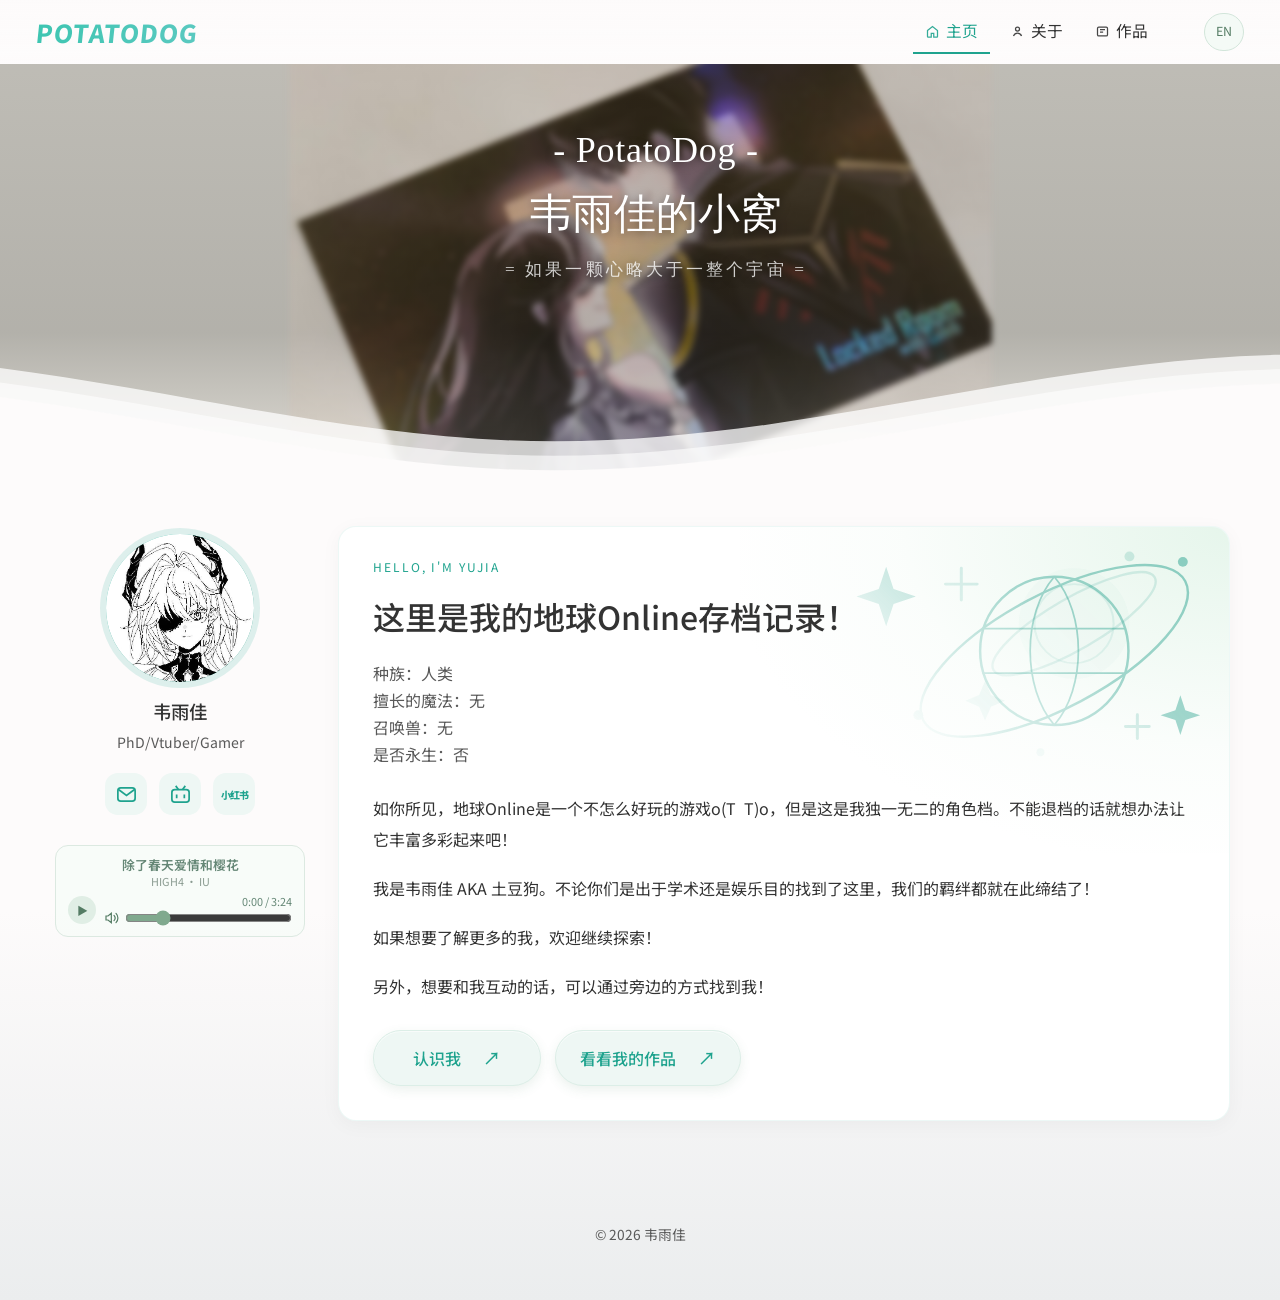
<file: index.html>
<!DOCTYPE html>
<html lang="zh-CN">
  <head>
    <meta charset="UTF-8" />
    <meta name="viewport" content="width=device-width, initial-scale=1" />
    <title>PotatoDog · Home</title>
    <meta name="description" content="魏瑜嘉的个人网页。" />
    <link rel="preconnect" href="https://fonts.googleapis.com" />
    <link rel="preconnect" href="https://fonts.gstatic.com" crossorigin />
    <link
      href="https://fonts.googleapis.com/css2?family=M+PLUS+Rounded+1c:wght@400;500;700;800&family=Noto+Sans+SC:wght@400;500;600;700&display=swap"
      rel="stylesheet"
    />
    <link rel="stylesheet" href="styles.css?translation-scope-114" />
  </head>
  <body class="page-home">
    <a class="skip-link" href="#main">跳到正文</a>
    <header class="topbar">
      <a class="logo" href="index.html">POTATODOG</a>
      <nav class="nav" aria-label="主导航">
        <a href="index.html" aria-current="page">
          <svg viewBox="0 0 24 24" fill="none" stroke="currentColor" stroke-width="2" aria-hidden="true">
            <path d="M4 10.5 12 4l8 6.5V20a1 1 0 0 1-1 1h-5v-6H10v6H5a1 1 0 0 1-1-1z" />
          </svg>
          <span>主页</span>
        </a>
        <a href="about.html">
          <svg viewBox="0 0 24 24" fill="none" stroke="currentColor" stroke-width="2" aria-hidden="true">
            <circle cx="12" cy="8" r="3.2" />
            <path d="M5.5 19.2c1.2-3 4-4.7 6.5-4.7s5.3 1.7 6.5 4.7" />
          </svg>
          <span>关于</span>
        </a>
        <a href="works.html">
          <svg viewBox="0 0 24 24" fill="none" stroke="currentColor" stroke-width="2" aria-hidden="true">
            <rect x="4" y="5" width="16" height="14" rx="2" />
            <path d="M8 9h8M8 13h5" />
          </svg>
          <span>作品</span>
        </a>
      </nav>
      <button class="language-toggle" type="button" aria-label="Switch to English" lang="en">EN</button>
    </header>

    <div class="banner">
      <div class="banner-title">
        <p class="en">- PotatoDog -</p>
        <h1>韦雨佳的小窝</h1>
        <p class="sub">= 如果一颗心略大于一整个宇宙 =</p>
      </div>
      <div class="wave-wrap" aria-hidden="true">
        <svg class="wave" xmlns="http://www.w3.org/2000/svg" xmlns:xlink="http://www.w3.org/1999/xlink" viewBox="0 24 150 28" preserveAspectRatio="none">
          <defs>
            <path id="gentle-wave" d="m -160,44.4 c 30,0 58,-18 87.7,-18 30.3,0 58.3,18 87.3,18 30,0 58,-18 88,-18 30,0 58,18 88,18 l 0,34.5 -351,0 z"></path>
          </defs>
          <g class="parallax">
            <use href="#gentle-wave" xlink:href="#gentle-wave" x="50" y="0"></use>
            <use href="#gentle-wave" xlink:href="#gentle-wave" x="50" y="3"></use>
            <use href="#gentle-wave" xlink:href="#gentle-wave" x="50" y="6"></use>
          </g>
        </svg>
      </div>
    </div>

    <div class="layout" id="main">
      <aside class="sidebar">
        <img class="avatar" src="assets/avatar-character.jpg" alt="韦雨佳的头像" width="148" height="148" />
        <h2>韦雨佳</h2>
        <p class="bio">PhD/Vtuber/Gamer</p>
        <div class="social-links" aria-label="社交平台">
          <button class="social-button social-email" type="button" data-copy-email="yujiawei20032001@gmail.com" title="复制邮箱" aria-label="复制邮箱"><svg viewBox="0 0 24 24" fill="none" stroke="currentColor" stroke-width="1.8" aria-hidden="true"><rect x="3" y="5" width="18" height="14" rx="3"/><path d="m4 7 8 6 8-6"/></svg></button>
          <a class="social-button social-bilibili" href="https://space.bilibili.com/1472623179" target="_blank" rel="noopener noreferrer" title="B站" aria-label="B站"><svg viewBox="0 0 24 24" fill="none" stroke="currentColor" stroke-width="1.8" aria-hidden="true"><rect x="3" y="7" width="18" height="13" rx="3"/><path d="m7 3 3 4m7-4-3 4M8 12v4m8-4v4"/></svg></a>
          <a class="social-button social-rednote" translate="no" href="https://www.xiaohongshu.com/user/profile/66b4f20d000000001d0315da?xsec_token=ABp3HWjF4RAVb65QNgbdO6PsRhr-Y3VeYA6TBN5Xz-QTk%3D&amp;xsec_source=pc_search" target="_blank" rel="noopener noreferrer" title="小红书" aria-label="小红书"><span aria-hidden="true">小红书</span></a>
        </div>
        <div class="sidebar-music" aria-label="音乐播放器">
          <p class="sidebar-music-title">除了春天爱情和樱花</p>
          <p class="sidebar-music-artist">HIGH4 · IU</p>
          <audio autoplay preload="metadata" src="assets/spring-love-cherry-blossoms.mp3"></audio>
          <div class="music-controls">
            <button class="music-play" type="button" aria-label="播放" aria-pressed="false">▶</button>
            <div class="music-adjustments">
              <div class="music-time" aria-label="播放时间"><span class="music-current">0:00</span><span aria-hidden="true"> / </span><span class="music-duration">--:--</span></div>
              <label class="music-volume-row"><span class="music-volume-label"><svg viewBox="0 0 24 24" fill="none" stroke="currentColor" stroke-width="1.8" aria-hidden="true"><path d="M11 5 6 9H3v6h3l5 4V5Z"/><path d="M15 8a6 6 0 0 1 0 8m3-11a10 10 0 0 1 0 14" stroke-linecap="round"/></svg></span><input class="music-volume" type="range" min="0" max="1" step="0.01" value="0.2" aria-label="音量" /></label>
            </div>
          </div>
        </div>
      </aside>

      <main class="content home-content">
        <section class="home-welcome" aria-labelledby="welcome-title">
          <svg class="home-decoration" viewBox="0 0 160 150" fill="none" aria-hidden="true">
            <circle cx="100" cy="60" r="28" fill="currentColor" opacity=".06"/>
            <circle cx="100" cy="60" r="20" stroke="currentColor" stroke-width="1" opacity=".25"/>
            <ellipse cx="100" cy="60" rx="47" ry="13" transform="rotate(-30 100 60)" stroke="currentColor" stroke-width="1.2" opacity=".35"/>
            <path d="M43 32v16m-8-8h16M132 106v12m-6-6h12" stroke="currentColor" stroke-width="1.5" stroke-linecap="round" opacity=".5"/>
            <path d="m55 89 3 7 7 3-7 3-3 7-3-7-7-3 7-3Z" fill="currentColor" opacity=".3"/>
            <circle cx="128" cy="26" r="2.5" fill="currentColor" opacity=".4"/>
            <circle cx="83" cy="125" r="2" fill="currentColor" opacity=".25"/>
          </svg>
          <svg class="home-decoration" viewBox="0 0 180 120" fill="none" aria-hidden="true">
            <ellipse cx="98" cy="59" rx="60" ry="23" transform="rotate(-28 98 59)" stroke="currentColor" stroke-width="1" />
            <circle cx="98" cy="59" r="30" stroke="currentColor" stroke-width="1" />
            <path d="M98 29c-13 15-13 45 0 60M98 29c13 15 13 45 0 60M69 50h58M69 68h58" stroke="currentColor" stroke-width=".7" />
            <path d="m30 25 3 9 9 3-9 3-3 9-3-9-9-3 9-3Z" fill="currentColor" />
            <path d="m149 77 2 6 6 2-6 2-2 6-2-6-6-2 6-2Z" fill="currentColor" />
            <circle cx="150" cy="23" r="2" fill="currentColor" /><circle cx="43" cy="85" r="2" fill="currentColor" />
          </svg>
          <p class="home-eyebrow">HELLO, I'M YUJIA</p>
          <h2 id="welcome-title">这里是我的地球Online存档记录！</h2>
          <p>种族：人类<br>擅长的魔法：无<br>召唤兽：无<br>是否永生：否</p>
          <div class="home-introduction">
            <p>如你所见，地球Online是一个不怎么好玩的游戏<span class="home-emoticon">o(T  T)o</span>，但是这是我独一无二的角色档。不能退档的话就想办法让它丰富多彩起来吧！</p>
            <p>我是韦雨佳 AKA 土豆狗。不论你们是出于学术还是娱乐目的找到了这里，我们的羁绊都就在此缔结了！</p>
            <div class="home-invitation">
              <p>如果想要了解更多的我，欢迎继续探索！</p>
              <p>另外，想要和我互动的话，可以通过旁边的方式找到我！</p>
            </div>
          </div>
          <div class="home-actions" aria-label="探索个人主页">
            <a class="home-button" href="about.html">认识我 <span aria-hidden="true">↗</span></a>
            <a class="home-button home-button-secondary" href="works.html">看看我的作品 <span aria-hidden="true">↗</span></a>
          </div>
        </section>
      </main>
    </div>

    <footer class="site-footer">
      <p>© <span id="year"></span> 韦雨佳</p>
    </footer>
    <script src="script.js?title-117"></script>
  </body>
</html>
</file>
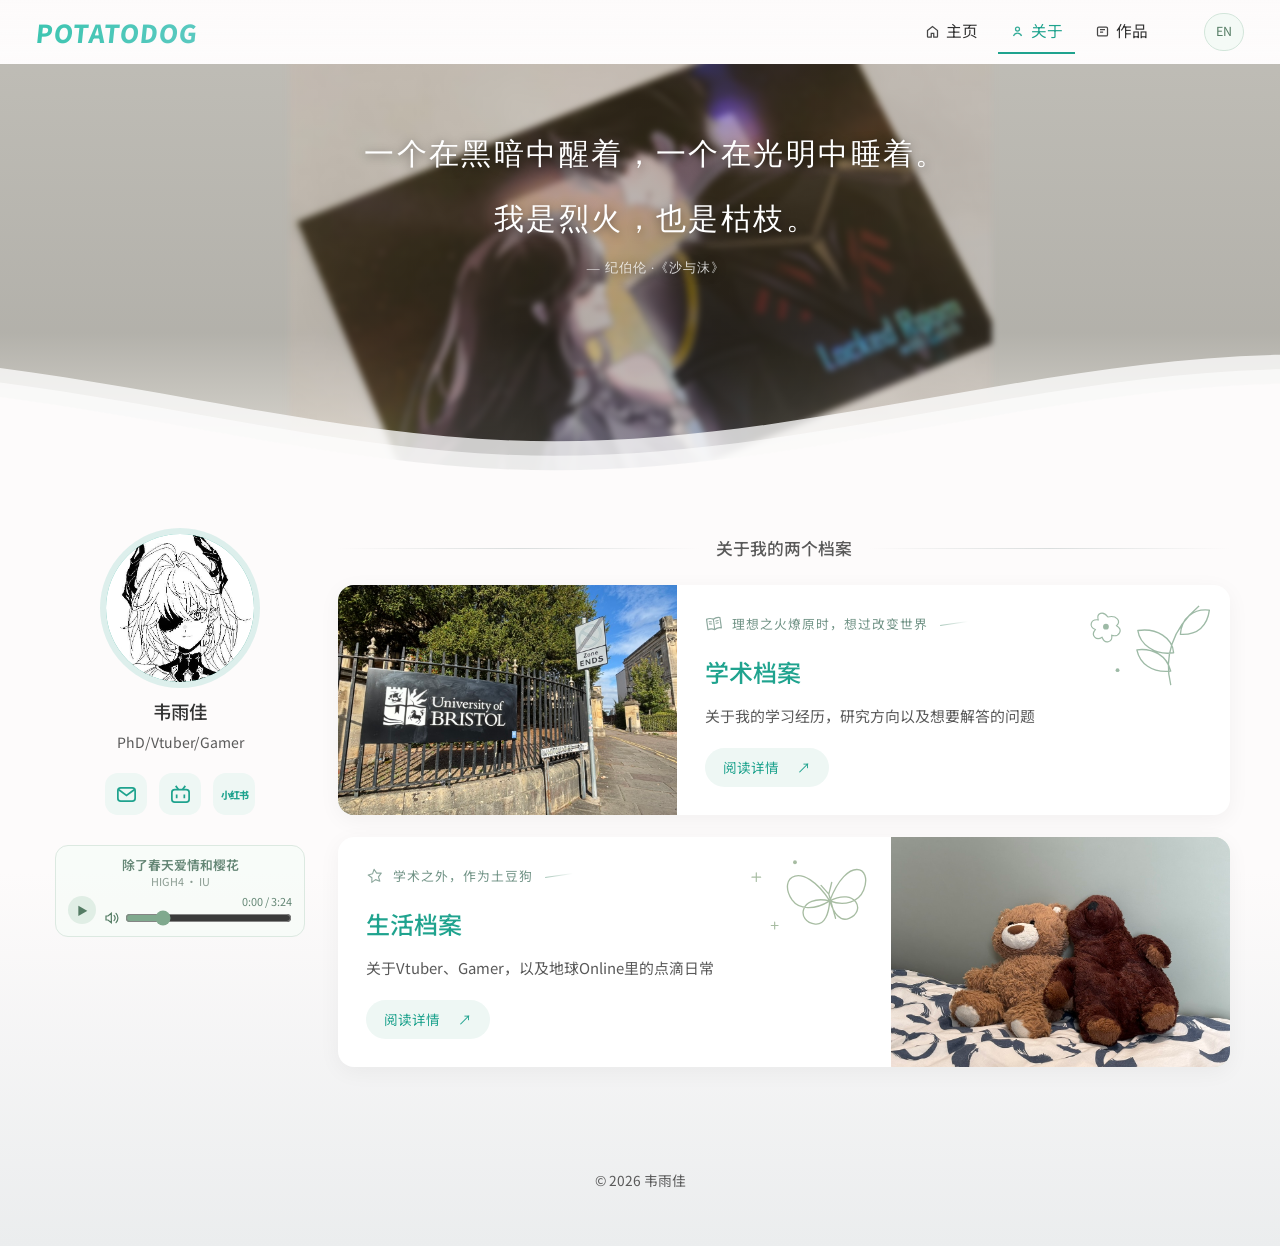
<file: about.html>
<!DOCTYPE html>
<html lang="zh-CN">
  <head>
    <meta charset="UTF-8" />
    <meta name="viewport" content="width=device-width, initial-scale=1" />
    <title>About · PotatoDog</title>
    <meta name="description" content="关于韦雨佳。" />
    <link rel="preconnect" href="https://fonts.googleapis.com" />
    <link rel="preconnect" href="https://fonts.gstatic.com" crossorigin />
    <link
      href="https://fonts.googleapis.com/css2?family=M+PLUS+Rounded+1c:wght@400;500;700;800&family=Noto+Sans+SC:wght@400;500;600;700&display=swap"
      rel="stylesheet"
    />
    <link rel="stylesheet" href="styles.css?translation-scope-114" />
  </head>
  <body class="page-inner page-about">
    <a class="skip-link" href="#main">跳到正文</a>
    <header class="topbar">
      <a class="logo" href="index.html">POTATODOG</a>
      <nav class="nav" aria-label="主导航">
        <a href="index.html">
          <svg viewBox="0 0 24 24" fill="none" stroke="currentColor" stroke-width="2" aria-hidden="true">
            <path d="M4 10.5 12 4l8 6.5V20a1 1 0 0 1-1 1h-5v-6H10v6H5a1 1 0 0 1-1-1z" />
          </svg>
          <span>主页</span>
        </a>
        <a href="about.html" aria-current="page">
          <svg viewBox="0 0 24 24" fill="none" stroke="currentColor" stroke-width="2" aria-hidden="true">
            <circle cx="12" cy="8" r="3.2" />
            <path d="M5.5 19.2c1.2-3 4-4.7 6.5-4.7s5.3 1.7 6.5 4.7" />
          </svg>
          <span>关于</span>
        </a>
        <a href="works.html">
          <svg viewBox="0 0 24 24" fill="none" stroke="currentColor" stroke-width="2" aria-hidden="true">
            <rect x="4" y="5" width="16" height="14" rx="2" />
            <path d="M8 9h8M8 13h5" />
          </svg>
          <span>作品</span>
        </a>
      </nav>
      <button class="language-toggle" type="button" aria-label="Switch to English" lang="en">EN</button>
    </header>

    <div class="banner">
      <div class="banner-title">
        <h1 class="about-banner-poem"><span>一个在黑暗中醒着，一个在光明中睡着。</span><span class="poem-final">我是烈火，也是枯枝。</span></h1>
        <p class="poem-source">— 纪伯伦 ·《沙与沫》</p>
      </div>
      <div class="wave-wrap" aria-hidden="true">
        <svg class="wave" xmlns="http://www.w3.org/2000/svg" xmlns:xlink="http://www.w3.org/1999/xlink" viewBox="0 24 150 28" preserveAspectRatio="none">
          <defs>
            <path id="gentle-wave" d="m -160,44.4 c 30,0 58,-18 87.7,-18 30.3,0 58.3,18 87.3,18 30,0 58,-18 88,-18 30,0 58,18 88,18 l 0,34.5 -351,0 z"></path>
          </defs>
          <g class="parallax">
            <use href="#gentle-wave" xlink:href="#gentle-wave" x="50" y="0"></use>
            <use href="#gentle-wave" xlink:href="#gentle-wave" x="50" y="3"></use>
            <use href="#gentle-wave" xlink:href="#gentle-wave" x="50" y="6"></use>
          </g>
        </svg>
      </div>
    </div>

    <div class="layout" id="main">
      <aside class="sidebar">
        <img class="avatar" src="assets/avatar-character.jpg" alt="韦雨佳的头像" width="148" height="148" />
        <h2>韦雨佳</h2>
        <p class="bio">PhD/Vtuber/Gamer</p>
        <div class="social-links" aria-label="社交平台">
          <button class="social-button social-email" type="button" data-copy-email="yujiawei20032001@gmail.com" title="复制邮箱" aria-label="复制邮箱"><svg viewBox="0 0 24 24" fill="none" stroke="currentColor" stroke-width="1.8" aria-hidden="true"><rect x="3" y="5" width="18" height="14" rx="3"/><path d="m4 7 8 6 8-6"/></svg></button>
          <a class="social-button social-bilibili" href="https://space.bilibili.com/1472623179" target="_blank" rel="noopener noreferrer" title="B站" aria-label="B站"><svg viewBox="0 0 24 24" fill="none" stroke="currentColor" stroke-width="1.8" aria-hidden="true"><rect x="3" y="7" width="18" height="13" rx="3"/><path d="m7 3 3 4m7-4-3 4M8 12v4m8-4v4"/></svg></a>
          <a class="social-button social-rednote" translate="no" href="https://www.xiaohongshu.com/user/profile/66b4f20d000000001d0315da?xsec_token=ABp3HWjF4RAVb65QNgbdO6PsRhr-Y3VeYA6TBN5Xz-QTk%3D&amp;xsec_source=pc_search" target="_blank" rel="noopener noreferrer" title="小红书" aria-label="小红书"><span aria-hidden="true">小红书</span></a>
        </div>
        <div class="sidebar-music" aria-label="音乐播放器">
          <p class="sidebar-music-title">除了春天爱情和樱花</p>
          <p class="sidebar-music-artist">HIGH4 · IU</p>
          <audio autoplay preload="metadata" src="assets/spring-love-cherry-blossoms.mp3"></audio>
          <div class="music-controls">
            <button class="music-play" type="button" aria-label="播放" aria-pressed="false">▶</button>
            <div class="music-adjustments">
              <div class="music-time" aria-label="播放时间"><span class="music-current">0:00</span><span aria-hidden="true"> / </span><span class="music-duration">--:--</span></div>
              <label class="music-volume-row"><span class="music-volume-label"><svg viewBox="0 0 24 24" fill="none" stroke="currentColor" stroke-width="1.8" aria-hidden="true"><path d="M11 5 6 9H3v6h3l5 4V5Z"/><path d="M15 8a6 6 0 0 1 0 8m3-11a10 10 0 0 1 0 14" stroke-linecap="round"/></svg></span><input class="music-volume" type="range" min="0" max="1" step="0.01" value="0.2" aria-label="音量" /></label>
            </div>
          </div>
        </div>

      </aside>

      <main class="content about-cards">
        <h2 class="section-title">关于我的两个档案</h2>
        <article class="about-entry">
          <a class="about-entry-cover academic-cover" href="academic.html" aria-label="阅读学术档案"><img src="assets/academic-bristol.jpeg" alt="布里斯托大学校门" /></a>
          <div class="about-entry-body"><svg class="archive-sprinkles" viewBox="0 0 150 100" fill="none" aria-hidden="true"><path d="M99 91C92 63 100 34 128 10M102 58C82 61 67 49 65 35c20-3 36 8 37 23ZM109 39c1-17 14-27 30-25-2 16-12 26-30 25ZM99 77c-20 2-32-8-35-22 17-2 31 6 35 22Z" stroke="currentColor" stroke-width="1.4" stroke-linecap="round" stroke-linejoin="round"/><path d="M34 21c-5-7-12-4-10 3-8-1-10 7-3 10-5 6 1 12 7 8 3 8 11 5 10-2 8 2 12-6 5-10 5-5 0-11-9-9Z" stroke="currentColor" stroke-width="1.2"/><circle cx="32" cy="31" r="3" fill="currentColor"/><circle cx="44" cy="76" r="2" fill="currentColor"/></svg><span class="academic-musing"><svg viewBox="0 0 24 24" fill="none" aria-hidden="true"><path d="M12 5.5C9 3.8 5.5 3.6 3 4.5v14c2.5-.9 6-.7 9 1 3-1.7 6.5-1.9 9-1v-14c-2.5-.9-6-.7-9 1Z" stroke="currentColor" stroke-width="1.6" stroke-linejoin="round"/><path d="M12 5.5v14M6 8l3 .5M6 11l3 .5M15 8.5l3-.5M15 11.5l3-.5" stroke="currentColor" stroke-width="1.4" stroke-linecap="round"/></svg>理想之火燎原时，想过改变世界</span><h2><a href="academic.html">学术档案</a></h2><p>关于我的学习经历，研究方向以及想要解答的问题</p><a class="about-read" href="academic.html">阅读详情 <span aria-hidden="true">↗</span></a></div>
        </article>
        <article class="about-entry personal-entry">
          <a class="about-entry-cover personal-cover" href="personal.html" aria-label="阅读生活档案"><img src="assets/personal-bears.jpeg" alt="并排坐着的两只小熊" /></a>
          <div class="about-entry-body"><svg class="archive-sprinkles" viewBox="0 0 150 100" fill="none" aria-hidden="true"><path d="M97 54C69 11 42 29 58 53c7 10 23 11 39 1ZM97 54c18-47 45-36 35-11-5 12-20 17-35 11ZM97 54c-32-7-35 22-15 24 10 1 14-11 15-24ZM97 54c27-14 38 11 20 18-9 4-16-5-20-18ZM96 47l7 25M96 47l-8-9M96 47l3-12" stroke="currentColor" stroke-width="1.4" stroke-linecap="round" stroke-linejoin="round"/><path d="M21 25v9m-4.5-4.5h9M40 76v7m-3.5-3.5h7" stroke="currentColor" stroke-width="1.2" stroke-linecap="round"/><circle cx="61" cy="14" r="2" fill="currentColor"/></svg><span class="academic-musing personal-musing"><svg viewBox="0 0 24 24" fill="none" aria-hidden="true"><path d="m12 3 2.7 5.5 6.1.9-4.4 4.3 1 6.1-5.4-2.9-5.4 2.9 1-6.1L3.2 9.4l6.1-.9L12 3Z" stroke="currentColor" stroke-width="1.5" stroke-linejoin="round"/></svg>学术之外，作为土豆狗</span><h2><a href="personal.html">生活档案</a></h2><p>关于Vtuber、Gamer，以及地球Online里的点滴日常</p><a class="about-read" href="personal.html">阅读详情 <span aria-hidden="true">↗</span></a></div>
        </article>
      </main>
    </div>

    <footer class="site-footer">
      <p>© <span id="year"></span> 韦雨佳</p>
    </footer>
    <script src="script.js?title-117"></script>
  </body>
</html>
</file>
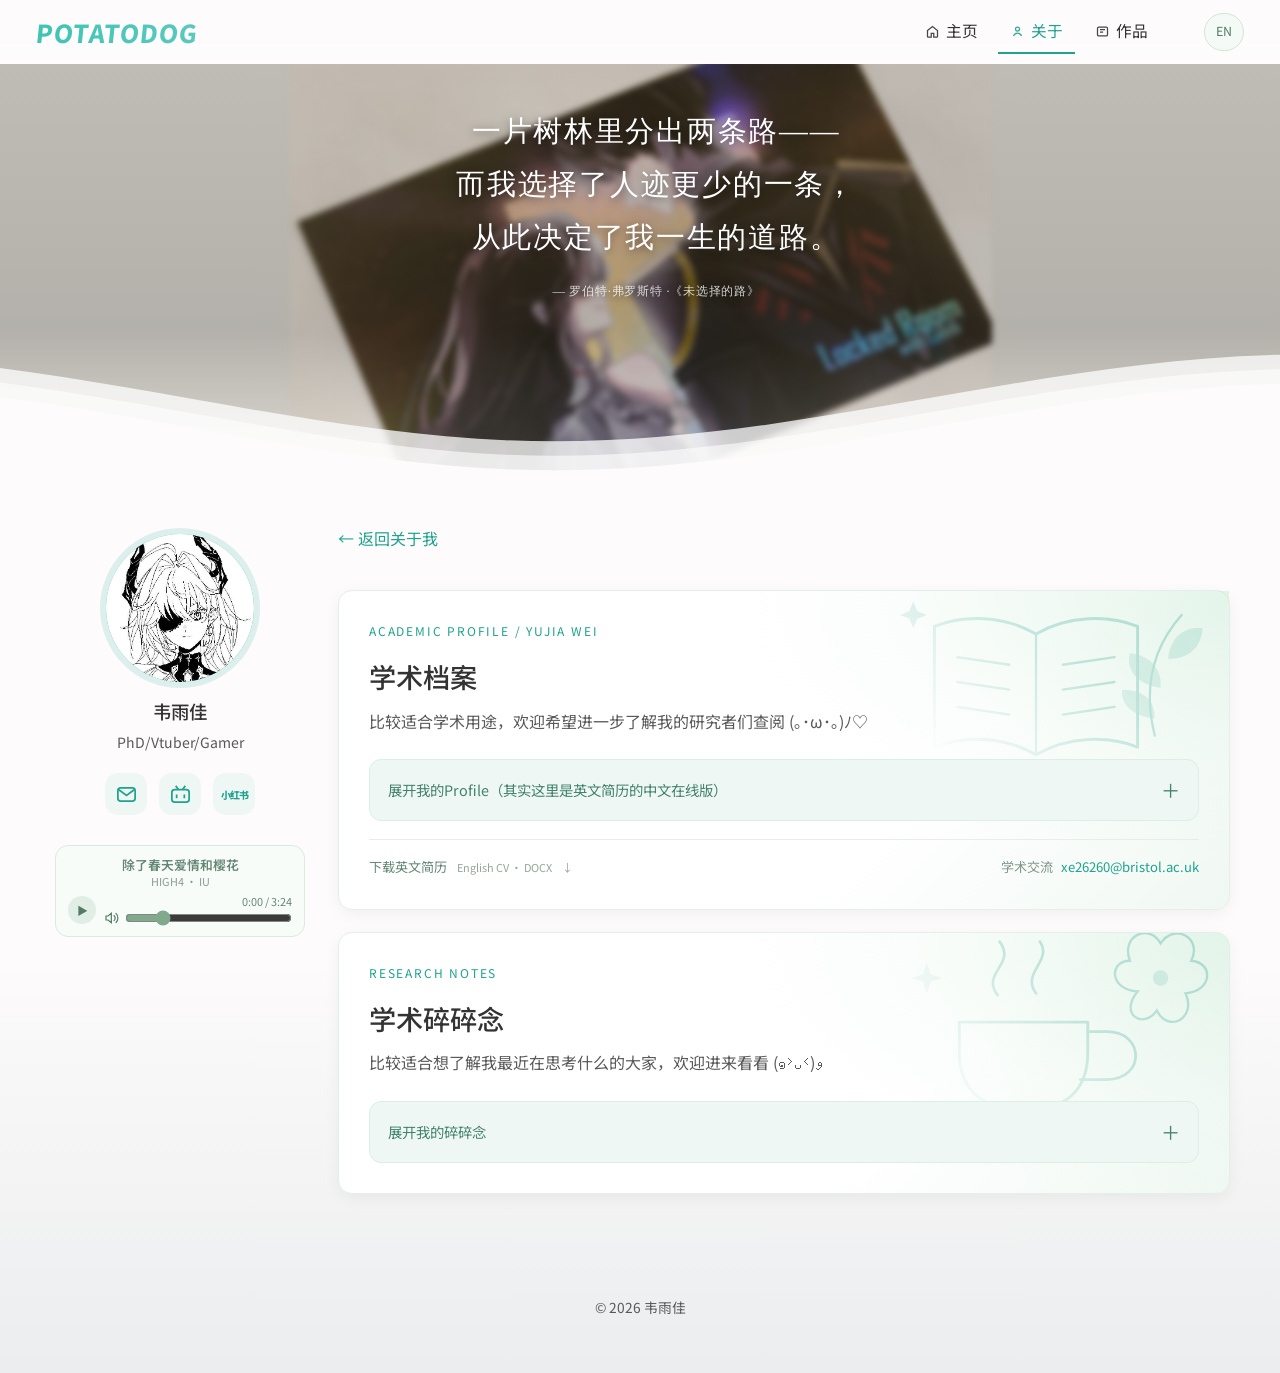
<file: academic.html>
<!DOCTYPE html>
<html lang="zh-CN">
  <head>
    <meta charset="UTF-8" />
    <meta name="viewport" content="width=device-width, initial-scale=1" />
    <title>Academic Profile · PotatoDog</title>
    <meta name="description" content="关于韦雨佳。" />
    <link rel="preconnect" href="https://fonts.googleapis.com" />
    <link rel="preconnect" href="https://fonts.gstatic.com" crossorigin />
    <link
      href="https://fonts.googleapis.com/css2?family=M+PLUS+Rounded+1c:wght@400;500;700;800&family=Noto+Sans+SC:wght@400;500;600;700&display=swap"
      rel="stylesheet"
    />
    <link rel="stylesheet" href="styles.css?translation-scope-114" />
  </head>
  <body class="page-inner page-about page-academic">
    <a class="skip-link" href="#main">跳到正文</a>
    <header class="topbar">
      <a class="logo" href="index.html">POTATODOG</a>
      <nav class="nav" aria-label="主导航">
        <a href="index.html">
          <svg viewBox="0 0 24 24" fill="none" stroke="currentColor" stroke-width="2" aria-hidden="true">
            <path d="M4 10.5 12 4l8 6.5V20a1 1 0 0 1-1 1h-5v-6H10v6H5a1 1 0 0 1-1-1z" />
          </svg>
          <span>主页</span>
        </a>
        <a href="about.html" aria-current="page">
          <svg viewBox="0 0 24 24" fill="none" stroke="currentColor" stroke-width="2" aria-hidden="true">
            <circle cx="12" cy="8" r="3.2" />
            <path d="M5.5 19.2c1.2-3 4-4.7 6.5-4.7s5.3 1.7 6.5 4.7" />
          </svg>
          <span>关于</span>
        </a>
        <a href="works.html">
          <svg viewBox="0 0 24 24" fill="none" stroke="currentColor" stroke-width="2" aria-hidden="true">
            <rect x="4" y="5" width="16" height="14" rx="2" />
            <path d="M8 9h8M8 13h5" />
          </svg>
          <span>作品</span>
        </a>
      </nav>
      <button class="language-toggle" type="button" aria-label="Switch to English" lang="en">EN</button>
    </header>

    <div class="banner">
      <div class="banner-title">
        <h1 class="about-banner-poem"><span>一片树林里分出两条路——</span><span>而我选择了人迹更少的一条，</span><span class="poem-final">从此决定了我一生的道路。</span></h1>
        <p class="poem-source">— 罗伯特·弗罗斯特 ·《未选择的路》</p>
      </div>
      <div class="wave-wrap" aria-hidden="true">
        <svg class="wave" xmlns="http://www.w3.org/2000/svg" xmlns:xlink="http://www.w3.org/1999/xlink" viewBox="0 24 150 28" preserveAspectRatio="none">
          <defs>
            <path id="gentle-wave" d="m -160,44.4 c 30,0 58,-18 87.7,-18 30.3,0 58.3,18 87.3,18 30,0 58,-18 88,-18 30,0 58,18 88,18 l 0,34.5 -351,0 z"></path>
          </defs>
          <g class="parallax">
            <use href="#gentle-wave" xlink:href="#gentle-wave" x="50" y="0"></use>
            <use href="#gentle-wave" xlink:href="#gentle-wave" x="50" y="3"></use>
            <use href="#gentle-wave" xlink:href="#gentle-wave" x="50" y="6"></use>
          </g>
        </svg>
      </div>
    </div>

    <div class="layout" id="main">
      <aside class="sidebar">
        <img class="avatar" src="assets/avatar-character.jpg" alt="韦雨佳的头像" width="148" height="148" />
        <h2>韦雨佳</h2>
        <p class="bio">PhD/Vtuber/Gamer</p>
        <div class="social-links" aria-label="社交平台">
          <button class="social-button social-email" type="button" data-copy-email="yujiawei20032001@gmail.com" title="复制邮箱" aria-label="复制邮箱"><svg viewBox="0 0 24 24" fill="none" stroke="currentColor" stroke-width="1.8" aria-hidden="true"><rect x="3" y="5" width="18" height="14" rx="3"/><path d="m4 7 8 6 8-6"/></svg></button>
          <a class="social-button social-bilibili" href="https://space.bilibili.com/1472623179" target="_blank" rel="noopener noreferrer" title="B站" aria-label="B站"><svg viewBox="0 0 24 24" fill="none" stroke="currentColor" stroke-width="1.8" aria-hidden="true"><rect x="3" y="7" width="18" height="13" rx="3"/><path d="m7 3 3 4m7-4-3 4M8 12v4m8-4v4"/></svg></a>
          <a class="social-button social-rednote" translate="no" href="https://www.xiaohongshu.com/user/profile/66b4f20d000000001d0315da?xsec_token=ABp3HWjF4RAVb65QNgbdO6PsRhr-Y3VeYA6TBN5Xz-QTk%3D&amp;xsec_source=pc_search" target="_blank" rel="noopener noreferrer" title="小红书" aria-label="小红书"><span aria-hidden="true">小红书</span></a>
        </div>
        <div class="sidebar-music" aria-label="音乐播放器">
          <p class="sidebar-music-title">除了春天爱情和樱花</p>
          <p class="sidebar-music-artist">HIGH4 · IU</p>
          <audio autoplay preload="metadata" src="assets/spring-love-cherry-blossoms.mp3"></audio>
          <div class="music-controls">
            <button class="music-play" type="button" aria-label="播放" aria-pressed="false">▶</button>
            <div class="music-adjustments">
              <div class="music-time" aria-label="播放时间"><span class="music-current">0:00</span><span aria-hidden="true"> / </span><span class="music-duration">--:--</span></div>
              <label class="music-volume-row"><span class="music-volume-label"><svg viewBox="0 0 24 24" fill="none" stroke="currentColor" stroke-width="1.8" aria-hidden="true"><path d="M11 5 6 9H3v6h3l5 4V5Z"/><path d="M15 8a6 6 0 0 1 0 8m3-11a10 10 0 0 1 0 14" stroke-linecap="round"/></svg></span><input class="music-volume" type="range" min="0" max="1" step="0.01" value="0.2" aria-label="音量" /></label>
            </div>
          </div>
        </div>

      </aside>

      <main class="content about-detail"><a class="back-to-about" href="about.html">← 返回关于我</a><section class="article about-panel academic-profile" id="academic" aria-labelledby="academic-title">
<svg class="academic-decoration" viewBox="0 0 180 120" fill="none" aria-hidden="true"><path d="M85 35c-17-10-38-10-53-4v63c15-6 36-6 53 4 17-10 38-10 53-4V31c-15-6-36-6-53 4Z" stroke="currentColor" stroke-width="1.5" stroke-linejoin="round"/><path d="M85 35v63M44 47l27 4M44 60l27 4M44 73l27 4M99 51l27-4M99 64l27-4M99 77l27-4M147 88c-6-24-2-45 14-63" stroke="currentColor" stroke-width="1.2" stroke-linecap="round"/><path d="M150 63c-14-2-18-11-16-18 11 1 17 9 16 18ZM154 48c1-12 9-17 18-16-1 10-7 16-18 16ZM147 79c-12-1-18-8-17-15 11 0 17 5 17 15Z" fill="currentColor" opacity=".5"/><path d="m21 18 2 5 5 2-5 2-2 5-2-5-5-2 5-2Z" fill="currentColor"/></svg>
<p class="about-kicker">ACADEMIC PROFILE / YUJIA WEI</p>
<h2 id="academic-title">学术档案</h2>
<p class="lead">比较适合学术用途，欢迎希望进一步了解我的研究者们查阅 (｡･ω･｡)ﾉ♡</p>
<details class="profile-details" id="profile"><summary><span class="profile-open">展开我的Profile（其实这里是英文简历的中文在线版）</span><span class="profile-close">收起我的 Profile</span><span class="profile-toggle" aria-hidden="true">＋</span></summary><div class="profile-details-body"><nav class="academic-nav" aria-label="学术档案目录"><a href="#education">学习经历</a><a href="#publications">论文</a><a href="#research">研究经历</a><a href="#projects">个人项目</a><a href="#internships">实习经历</a><a href="#skills">方法与技能</a><a class="guide-back" href="#academic">返回</a></nav>
<section class="cv-section" id="education"><h3>学习经历 <small>EDUCATION</small></h3>
<div class="cv-entry"><div class="cv-entry-heading"><h4>布里斯托大学 · 社会学博士</h4><time>2026.09 — 2030.06（预计）</time></div><p>在读博士生。获布里斯托大学与国家留学基金委（CSC）联合全额奖学金。</p></div>
<div class="cv-entry"><div class="cv-entry-heading"><h4>隆德大学 · 全球研究硕士</h4><time>2024.09 — 2026.06</time></div><p>成绩：Distinction。获 Lund University Global Scholarship（£10,400）。</p><p>主要课程：数字民族志（A）、社会科学研究设计（A）。</p><p>毕业论文：<span lang="en">Traveling Through the Gulf: Tourism Geopolitics among Chinese Tourists in Travel Narratives</span>（Distinction）。</p></div>
<div class="cv-entry"><div class="cv-entry-heading"><h4>中国人民大学 · 国际政治学士</h4><time>2019.09 — 2023.06</time></div><p>成绩：85.1/100。参与全球治理与国际组织人才培养项目。</p><p>主要课程：传播学理论（89）、社会学概论（93）。</p><p>毕业论文：日本“印太战略”的历史演变、特点总结与前景预测（3.7/4.0）。</p></div>
</section>
<section class="cv-section" id="publications"><h3>论文 <small>PUBLICATIONS</small></h3><div class="cv-entry"><p class="publication-citation" lang="en">WEI, Y., &amp; Zhang, J. (2025). Silence or Not: Narrative Analysis of Women’s Voices in Cross-border Forced Marriages.</p><p><em lang="en">The Asian Journal of Women’s Studies</em> · 在审（SSCI Q2）。</p></div></section>
<section class="cv-section" id="research"><h3>研究经历 <small>RESEARCH EXPERIENCE</small></h3>
<div class="cv-entry"><div class="cv-entry-heading"><h4>乙女游戏同人创作的社会实践：以《恋与深空》为例的数字民族志</h4><time>2025.02 — 2025.06</time></div><p class="cv-role">研究者 · 导师：Dr. Lena Karlsson（传播学系）</p><p>运用数字民族志与定性分析，研究玩家如何通过同人创作协商情感关系、社区互动与共享文化实践，并探索平台功能与治理对参与、创作和情感社群形成的影响。</p></div>
<div class="cv-entry"><div class="cv-entry-heading"><h4>边疆与山海相遇：中国边境城市的外交实践——广西东兴案例</h4><time>2024.09 — 2025.09</time></div><p class="cv-role">第二作者 · 合作者：Junyi NONG（南洋理工大学）、QingZhe FENG（广西南宁社会科学院）</p><p>通过话语分析与半结构访谈，研究地理身份与战略位置如何塑造文化叙事、地方身份与跨境交流的媒介呈现。拟投稿 <em>Cities</em>（SSCI Q1）。</p></div>
<div class="cv-entry"><div class="cv-entry-heading"><h4>野生生物保护学会（WCS）· 广州</h4><time>2023.12 — 2024.06</time></div><p class="cv-role">研究助理</p><p>分析政策文件、环保活动与 NGO 媒介内容，研究野生动物保护，尤其是象牙贸易相关话语的跨国传播；完成约 20,000 字报告，结合话语分析与政策评估支持内部知识交流及公众传播。</p></div>
<div class="cv-entry"><div class="cv-entry-heading"><h4>“一带一路”沿线国家绿色发展指数 · 中国人民大学</h4><time>2021.10 — 2022.02</time></div><p class="cv-role">团队负责人 · 导师：刘旭、许勤华（国际关系学院）</p><p>基于 45 项指标构建覆盖 137 个国家的绿色发展指数，收集和比较 2008—2021 年数据。建设数据库，以第一作者完成约 23,000 字报告，并担任成果汇报主讲人。</p></div></section>
<section class="cv-section" id="projects"><h3>个人项目 <small>INDIVIDUAL PROJECTS</small></h3>
<div class="cv-entry"><div class="cv-entry-heading"><h4>乙女同人游戏 · Locked Room with Caleb</h4><time>2025.04 — 2025.06</time></div><p class="cv-role">主设计师与制作人</p><p>独立设计、编剧与制作游戏，探索玩家与角色关系、虚拟恋爱及情感参与。制作与推广实体周边，将数字亲密关系延伸到物质文化实践；通过小红书宣传吸引近 5,000 名玩家。</p></div>
<div class="cv-entry"><div class="cv-entry-heading"><h4>互动桌宠设计</h4><time>2025.06 — 2025.08</time></div><p class="cv-role">设计师与制作人</p><p>以乙女游戏角色为基础开发桌宠应用，通过触摸反馈、定时提醒等互动功能探索游戏之外的日常陪伴。应用公开提供下载，吸引近 1,000 名活跃用户。</p></div></section>
<section class="cv-section" id="internships"><h3>实习经历 <small>INTERNSHIP EXPERIENCE</small></h3>
<div class="cv-entry"><div class="cv-entry-heading"><h4>Intellisia Institute · 广州</h4><time>2021.08 — 2022.02</time></div><p class="cv-role">编辑</p><p>通过文献分析、数据收集与比较研究开展国际议题研究。撰写 20 篇长文（共约 40,000 字），向公众解释欧盟气候政策等复杂政策议题。</p></div>
<div class="cv-entry"><div class="cv-entry-heading"><h4>中国企业家俱乐部 · 企业绿色发展研究院</h4><time>2023.03 — 2023.06</time></div><p class="cv-role">政策研究实习生 · 北京</p><p>协助北京与海口研究院日常运营、数据收集及可持续发展研究，参与海口年度峰会推广与利益相关方沟通。</p></div></section>
<section class="cv-section" id="skills"><h3>方法与技能 <small>METHODS &amp; SKILLS</small></h3><dl class="cv-skills"><div><dt>研究方法</dt><dd>民族志观察、深度访谈、定性话语分析、定量内容分析</dd></div><div><dt>研究软件</dt><dd>Python · MAXQDA · SPSS</dd></div><div><dt>游戏开发</dt><dd>Godot · RPGMaker</dd></div><div><dt>语言</dt><dd>中文（母语）· 日语 JLPT N2（167/180）· IELTS 7.5</dd></div></dl></section>
</div></details>
<div class="academic-resources"><a class="cv-download-link" href="assets/Yujia-Wei-CV-English.docx" download="Yujia-Wei-CV-English.docx">下载英文简历 <span>English CV · DOCX</span> <span aria-hidden="true">↓</span></a><div class="academic-email"><span>学术交流</span><button class="email-text" type="button" data-copy-email="xe26260@bristol.ac.uk">xe26260@bristol.ac.uk</button></div></div>
</section>
<section class="article about-panel academic-notes" aria-labelledby="academic-notes-title">
<svg class="academic-decoration" viewBox="0 0 180 120" fill="none" aria-hidden="true"><path d="M45 59h67v16c0 20-12 30-33 30S45 95 45 75V59Z" stroke="currentColor" stroke-width="1.5" stroke-linejoin="round"/><path d="M112 64h10c20 0 20 25 0 25h-14M34 107h94M65 45c-9-12 10-16 1-28M85 44c-8-11 9-17 2-27" stroke="currentColor" stroke-width="1.4" stroke-linecap="round"/><path d="M138 43c-15-1-15-16-4-16-5-13 10-20 16-9 7-11 22-3 16 9 12 1 11 16-3 17 6 13-9 21-15 9-7 10-20 2-10-10Z" stroke="currentColor" stroke-width="1.2"/><circle cx="150" cy="36" r="4" fill="currentColor" opacity=".5"/><path d="m28 28 2 6 6 2-6 2-2 6-2-6-6-2 6-2Z" fill="currentColor" opacity=".5"/></svg>
  <p class="about-kicker">RESEARCH NOTES</p>
  <h2 id="academic-notes-title">学术碎碎念</h2>
  <p class="lead">比较适合想了解我最近在思考什么的大家，欢迎进来看看 (๑˃ᴗ˂)ﻭ</p>
  <details class="profile-details notes-details">
    <summary><span class="profile-open">展开我的碎碎念</span><span class="profile-close">收起我的碎碎念</span><span class="profile-toggle" aria-hidden="true">＋</span></summary>
    <div class="profile-details-body">
      <!-- 在这里添加你的学术碎碎念。 -->
      <p>我的研究兴趣主要是数字社会学。当今我们坐落于一个后数字的时代，数字技术与人深深地纠缠在一起，无法分割。因此我对日益发展的技术与社会的关系始终怀有好奇与敬畏之心。</p>
      <p>特别的，我关注后数字时代的人机互动以及其中涉及到的情动，物质性与空间性。</p>
      <p>我最近正在关注的是直播中主播互动，游戏中的后数字亲密关系。</p>
      <p><strong>博士进度 1/4：</strong>正在处于理论框架的完善阶段。</p>
      <p><strong>学术目标：</strong>在整理好研究内容之后再用衍生的idea参加会议（0/2）。</p>
      <div class="memory-divider" aria-hidden="true"><span>✧</span></div>
      <section class="lund-memory" aria-labelledby="lund-memory-title">
        <p class="memory-kicker">A LITTLE PIECE OF LUND</p>
        <h3 id="lund-memory-title">留在隆德的时光</h3>
        <p>我最喜欢的大学是瑞典的隆德大学。这也是我学术之路开始的地方，我在里面收获了知识，勇气，鼓励以及受用一生的友谊。</p>
        <div class="lund-gallery"><a class="lund-photo" href="assets/lund-1.jpeg" target="_blank" rel="noopener" aria-label="查看原图：夜色中的教堂"><img src="assets/lund-1.jpeg" alt="夜色中的教堂" loading="lazy" /></a><a class="lund-photo" href="assets/lund-2.jpeg" target="_blank" rel="noopener" aria-label="查看原图：雪中的隆德大学建筑"><img src="assets/lund-2.jpeg" alt="雪中的隆德大学建筑" loading="lazy" /></a><a class="lund-photo" href="assets/lund-3.jpeg" target="_blank" rel="noopener" aria-label="查看原图：雪地上的金色夕阳"><img src="assets/lund-3.jpeg" alt="雪地上的金色夕阳" loading="lazy" /></a><a class="lund-photo" href="assets/lund-4.jpeg" target="_blank" rel="noopener" aria-label="查看原图：月光下的街道"><img src="assets/lund-4.jpeg" alt="月光下的街道" loading="lazy" /></a><a class="lund-photo" href="assets/lund-5.jpeg" target="_blank" rel="noopener" aria-label="查看原图：雪夜里的圣诞树与建筑"><img src="assets/lund-5.jpeg" alt="雪夜里的圣诞树与建筑" loading="lazy" /></a><a class="lund-photo" href="assets/lund-6.jpeg" target="_blank" rel="noopener" aria-label="查看原图：雪夜中的广场"><img src="assets/lund-6.jpeg" alt="雪夜中的广场" loading="lazy" /></a><a class="lund-photo" href="assets/lund-7.jpeg" target="_blank" rel="noopener" aria-label="查看原图：夜晚的有轨电车"><img src="assets/lund-7.jpeg" alt="夜晚的有轨电车" loading="lazy" /></a></div>
      </section>
      <div class="memory-divider" aria-hidden="true"><span>✧</span></div>
      <section class="lund-memory bristol-memory" aria-labelledby="bristol-memory-title">
        <p class="memory-kicker">A NEW CHAPTER IN BRISTOL</p>
        <h3 id="bristol-memory-title">此刻，在布里斯托</h3>
        <p>我虽然是老留子了，但还是一个超级超级新的英留。当下我还在努力探索英国！先从布里斯托这个城市开始吧，但是这里的陡坡总是我出发的阻碍。</p>
        <div class="lund-gallery"><a class="lund-photo" href="assets/bristol-memory-1.jpeg" target="_blank" rel="noopener" aria-label="查看原图：布里斯托街头的涂鸦"><img src="assets/bristol-memory-1.jpeg" alt="布里斯托街头的涂鸦" loading="lazy" /></a><a class="lund-photo" href="assets/bristol-memory-2.jpeg" target="_blank" rel="noopener" aria-label="查看原图：蓝天下的布里斯托街道与塔楼"><img src="assets/bristol-memory-2.jpeg" alt="蓝天下的布里斯托街道与塔楼" loading="lazy" /></a><a class="lund-photo" href="assets/bristol-memory-3.jpeg" target="_blank" rel="noopener" aria-label="查看原图：阳光下的柱廊建筑"><img src="assets/bristol-memory-3.jpeg" alt="阳光下的柱廊建筑" loading="lazy" /></a><a class="lund-photo" href="assets/bristol-memory-4.jpeg" target="_blank" rel="noopener" aria-label="查看原图：雨天的布里斯托街道"><img src="assets/bristol-memory-4.jpeg" alt="雨天的布里斯托街道" loading="lazy" /></a></div>
      </section>
    </div>
  </details>
</section></main>
    </div>

    <footer class="site-footer">
      <p>© <span id="year"></span> 韦雨佳</p>
    </footer>
    <script src="script.js?title-117"></script>
  </body>
</html>
</file>
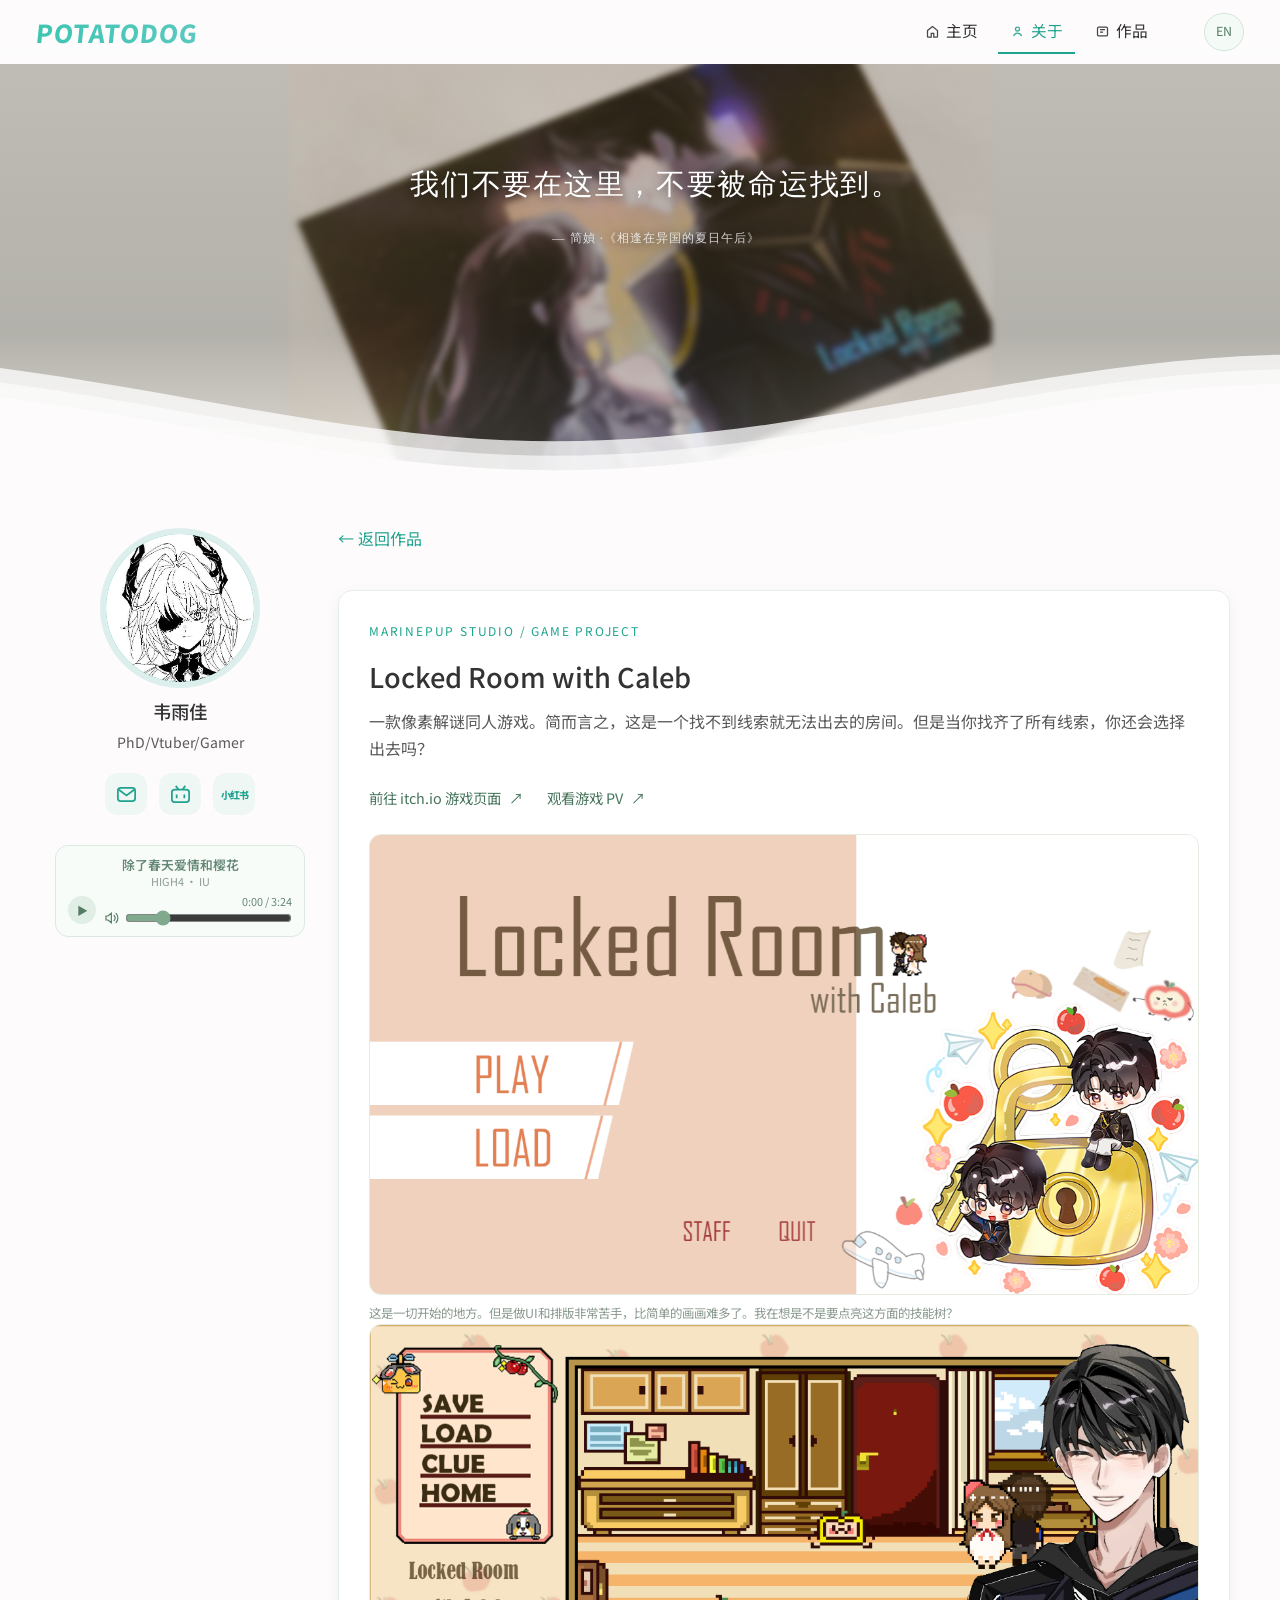
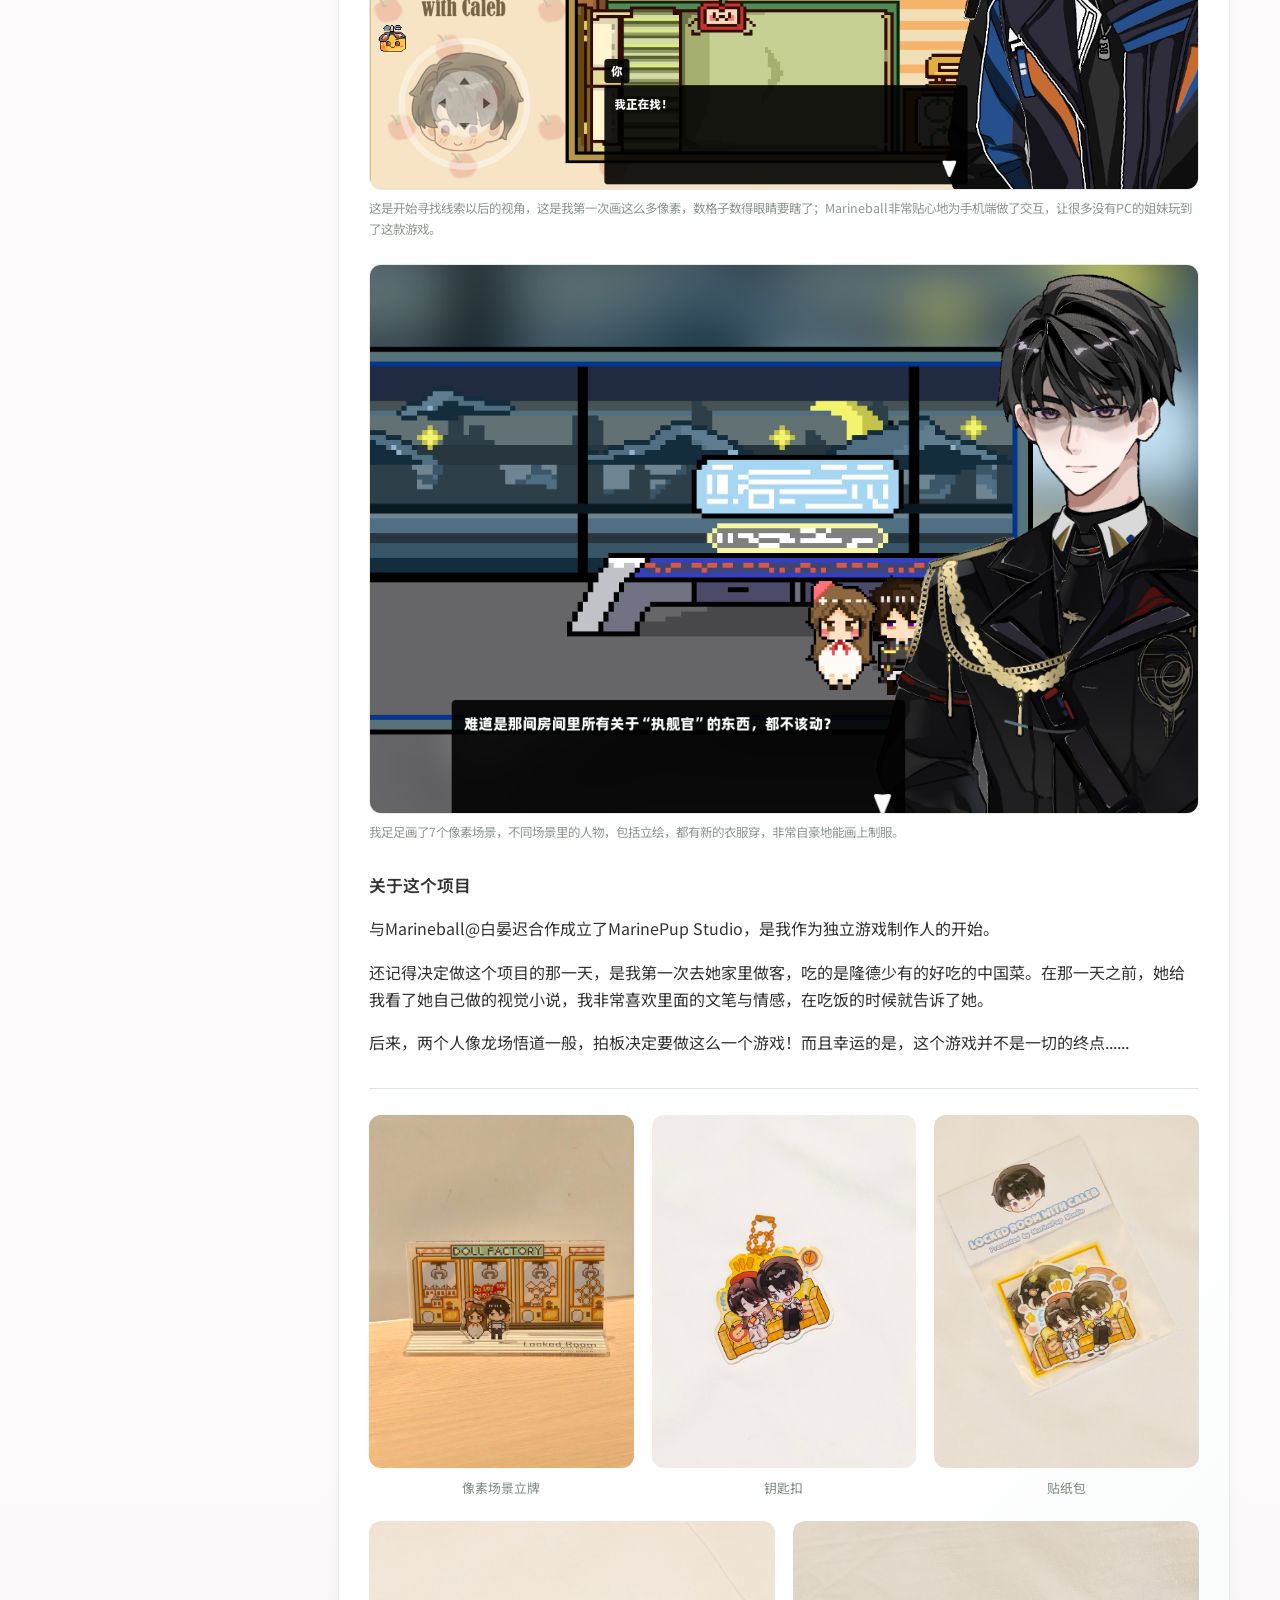
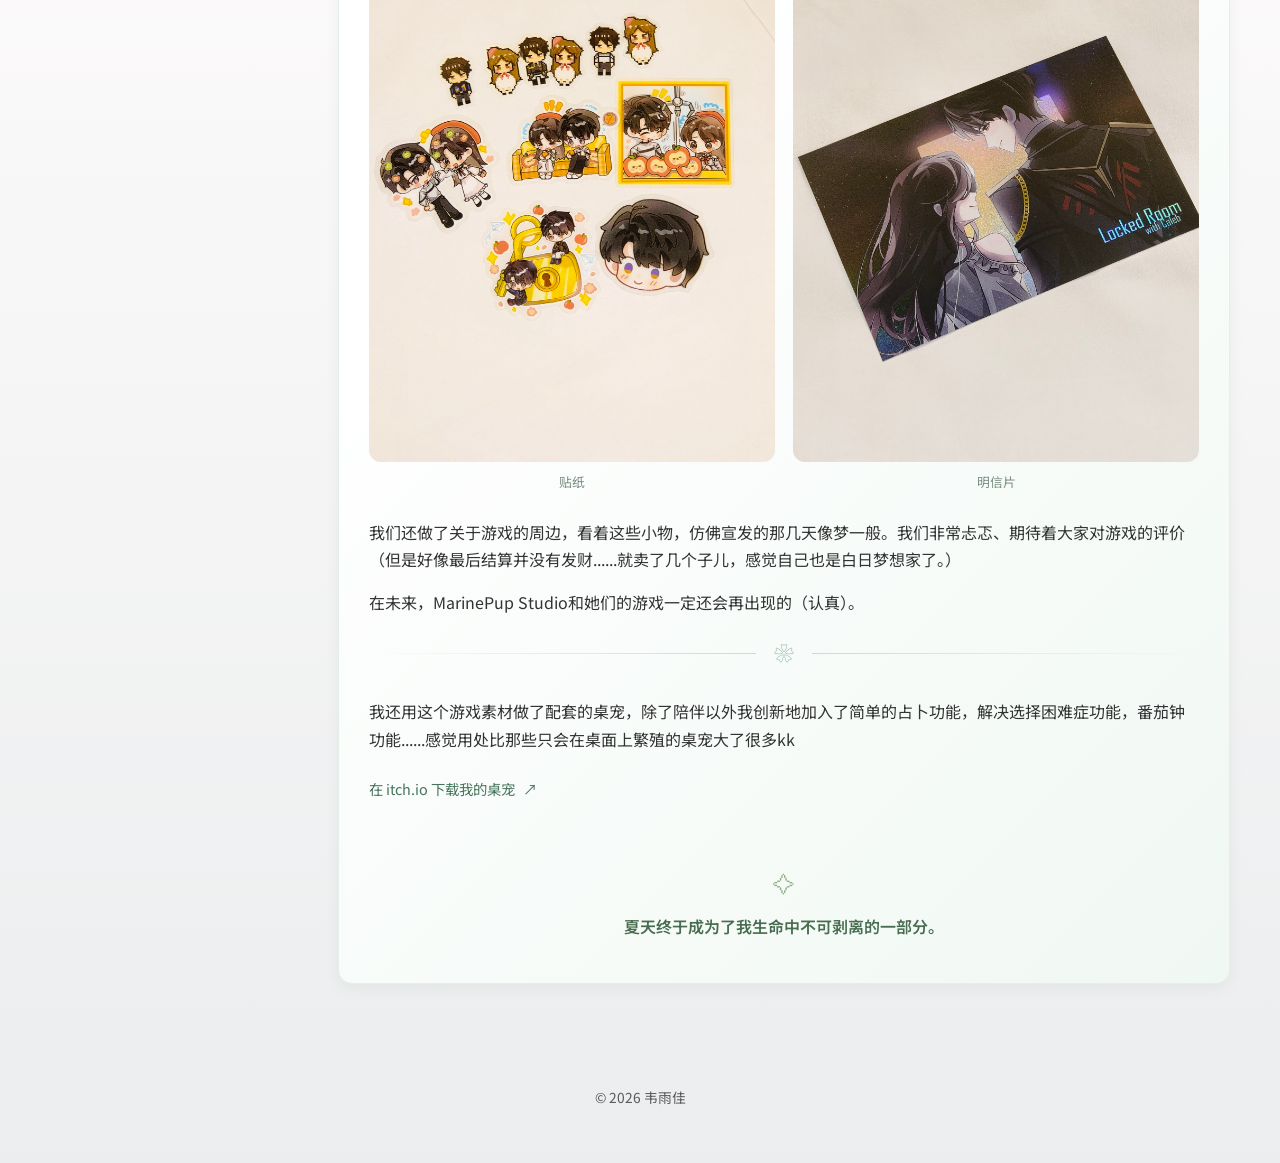
<file: locked-room.html>
<!DOCTYPE html>
<html lang="zh-CN">
  <head>
    <meta charset="UTF-8" />
    <meta name="viewport" content="width=device-width, initial-scale=1" />
    <title>Locked Room with Caleb · PotatoDog</title>
    <meta name="description" content="关于韦雨佳。" />
    <link rel="preconnect" href="https://fonts.googleapis.com" />
    <link rel="preconnect" href="https://fonts.gstatic.com" crossorigin />
    <link
      href="https://fonts.googleapis.com/css2?family=M+PLUS+Rounded+1c:wght@400;500;700;800&family=Noto+Sans+SC:wght@400;500;600;700&display=swap"
      rel="stylesheet"
    />
    <link rel="stylesheet" href="styles.css?translation-scope-114" />
  </head>
  <body class="page-inner page-about page-personal">
    <a class="skip-link" href="#main">跳到正文</a>
    <header class="topbar">
      <a class="logo" href="index.html">POTATODOG</a>
      <nav class="nav" aria-label="主导航">
        <a href="index.html">
          <svg viewBox="0 0 24 24" fill="none" stroke="currentColor" stroke-width="2" aria-hidden="true">
            <path d="M4 10.5 12 4l8 6.5V20a1 1 0 0 1-1 1h-5v-6H10v6H5a1 1 0 0 1-1-1z" />
          </svg>
          <span>主页</span>
        </a>
        <a href="about.html" aria-current="page">
          <svg viewBox="0 0 24 24" fill="none" stroke="currentColor" stroke-width="2" aria-hidden="true">
            <circle cx="12" cy="8" r="3.2" />
            <path d="M5.5 19.2c1.2-3 4-4.7 6.5-4.7s5.3 1.7 6.5 4.7" />
          </svg>
          <span>关于</span>
        </a>
        <a href="works.html">
          <svg viewBox="0 0 24 24" fill="none" stroke="currentColor" stroke-width="2" aria-hidden="true">
            <rect x="4" y="5" width="16" height="14" rx="2" />
            <path d="M8 9h8M8 13h5" />
          </svg>
          <span>作品</span>
        </a>
      </nav>
      <button class="language-toggle" type="button" aria-label="Switch to English" lang="en">EN</button>
    </header>

    <div class="banner">
      <div class="banner-title">
        <h1 class="about-banner-poem"><span>我们不要在这里，不要被命运找到。</span></h1>
        <p class="poem-source">— 简媜 ·《相逢在异国的夏日午后》</p>
      </div>
      <div class="wave-wrap" aria-hidden="true">
        <svg class="wave" xmlns="http://www.w3.org/2000/svg" xmlns:xlink="http://www.w3.org/1999/xlink" viewBox="0 24 150 28" preserveAspectRatio="none">
          <defs>
            <path id="gentle-wave" d="m -160,44.4 c 30,0 58,-18 87.7,-18 30.3,0 58.3,18 87.3,18 30,0 58,-18 88,-18 30,0 58,18 88,18 l 0,34.5 -351,0 z"></path>
          </defs>
          <g class="parallax">
            <use href="#gentle-wave" xlink:href="#gentle-wave" x="50" y="0"></use>
            <use href="#gentle-wave" xlink:href="#gentle-wave" x="50" y="3"></use>
            <use href="#gentle-wave" xlink:href="#gentle-wave" x="50" y="6"></use>
          </g>
        </svg>
      </div>
    </div>

    <div class="layout" id="main">
      <aside class="sidebar">
        <img class="avatar" src="assets/avatar-character.jpg" alt="韦雨佳的头像" width="148" height="148" />
        <h2>韦雨佳</h2>
        <p class="bio">PhD/Vtuber/Gamer</p>
        <div class="social-links" aria-label="社交平台">
          <button class="social-button social-email" type="button" data-copy-email="yujiawei20032001@gmail.com" title="复制邮箱" aria-label="复制邮箱"><svg viewBox="0 0 24 24" fill="none" stroke="currentColor" stroke-width="1.8" aria-hidden="true"><rect x="3" y="5" width="18" height="14" rx="3"/><path d="m4 7 8 6 8-6"/></svg></button>
          <a class="social-button social-bilibili" href="https://space.bilibili.com/1472623179" target="_blank" rel="noopener noreferrer" title="B站" aria-label="B站"><svg viewBox="0 0 24 24" fill="none" stroke="currentColor" stroke-width="1.8" aria-hidden="true"><rect x="3" y="7" width="18" height="13" rx="3"/><path d="m7 3 3 4m7-4-3 4M8 12v4m8-4v4"/></svg></a>
          <a class="social-button social-rednote" translate="no" href="https://www.xiaohongshu.com/user/profile/66b4f20d000000001d0315da?xsec_token=ABp3HWjF4RAVb65QNgbdO6PsRhr-Y3VeYA6TBN5Xz-QTk%3D&amp;xsec_source=pc_search" target="_blank" rel="noopener noreferrer" title="小红书" aria-label="小红书"><span aria-hidden="true">小红书</span></a>
        </div>
        <div class="sidebar-music" aria-label="音乐播放器">
          <p class="sidebar-music-title">除了春天爱情和樱花</p>
          <p class="sidebar-music-artist">HIGH4 · IU</p>
          <audio autoplay preload="metadata" src="assets/spring-love-cherry-blossoms.mp3"></audio>
          <div class="music-controls">
            <button class="music-play" type="button" aria-label="播放" aria-pressed="false">▶</button>
            <div class="music-adjustments">
              <div class="music-time" aria-label="播放时间"><span class="music-current">0:00</span><span aria-hidden="true"> / </span><span class="music-duration">--:--</span></div>
              <label class="music-volume-row"><span class="music-volume-label"><svg viewBox="0 0 24 24" fill="none" stroke="currentColor" stroke-width="1.8" aria-hidden="true"><path d="M11 5 6 9H3v6h3l5 4V5Z"/><path d="M15 8a6 6 0 0 1 0 8m3-11a10 10 0 0 1 0 14" stroke-linecap="round"/></svg></span><input class="music-volume" type="range" min="0" max="1" step="0.01" value="0.2" aria-label="音量" /></label>
            </div>
          </div>
        </div>

      </aside>

      <main class="content about-detail"><a class="back-to-about" href="works.html">← 返回作品</a><section class="article about-panel game-project-detail">
<p class="about-kicker">MARINEPUP STUDIO / GAME PROJECT</p>
<h2>Locked Room with Caleb</h2>
<p class="lead">一款像素解谜同人游戏。简而言之，这是一个找不到线索就无法出去的房间。但是当你找齐了所有线索，你还会选择出去吗？</p>
<a class="game-itch-text-link" href="https://marinepup.itch.io/locked-room-with-caleb" target="_blank" rel="noopener">前往 itch.io 游戏页面 <span aria-hidden="true">↗</span></a>
<a class="game-itch-text-link" style="margin-left: 20px;" href="https://www.bilibili.com/video/BV13rMNzuEXM/" target="_blank" rel="noopener">观看游戏 PV <span aria-hidden="true">↗</span></a>
<figure class="game-screen game-main-screen"><img src="assets/caleb-menu.png" alt="Locked Room with Caleb 主菜单" width="1268" height="702" /><figcaption>这是一切开始的地方。但是做UI和排版非常苦手，比简单的画画难多了。我在想是不是要点亮这方面的技能树？</figcaption></figure>
<div class="game-screens"><figure class="game-screen"><img src="assets/caleb-scene-1.png" alt="像素房间中的角色互动与解谜界面" width="1254" height="702" loading="lazy" /><figcaption>这是开始寻找线索以后的视角，这是我第一次画这么多像素，数格子数得眼睛要瞎了；Marineball非常贴心地为手机端做了交互，让很多没有PC的姐妹玩到了这款游戏。</figcaption></figure><figure class="game-screen"><img src="assets/caleb-scene-2.png" alt="夜色中的像素场景与角色对话" width="1004" height="664" loading="lazy" /><figcaption>我足足画了7个像素场景，不同场景里的人物，包括立绘，都有新的衣服穿，非常自豪地能画上制服。</figcaption></figure></div>
<h3>关于这个项目</h3>
<p>与Marineball@白晏迟合作成立了MarinePup Studio，是我作为独立游戏制作人的开始。</p>
<p>还记得决定做这个项目的那一天，是我第一次去她家里做客，吃的是隆德少有的好吃的中国菜。在那一天之前，她给我看了她自己做的视觉小说，我非常喜欢里面的文笔与情感，在吃饭的时候就告诉了她。</p>
<p>后来，两个人像龙场悟道一般，拍板决定要做这么一个游戏！而且幸运的是，这个游戏并不是一切的终点......</p>
<section class="game-merch" aria-label="游戏周边">
<div class="game-merch-gallery">
<figure><img src="assets/caleb-merch-1.jpeg" alt="像素场景立牌" width="768" height="1024" loading="lazy" /><figcaption>像素场景立牌</figcaption></figure>
<figure><img src="assets/caleb-merch-4.jpeg" alt="钥匙扣" width="768" height="1024" loading="lazy" /><figcaption>钥匙扣</figcaption></figure>
<figure><img src="assets/caleb-merch-3.jpeg" alt="贴纸包" width="768" height="1024" loading="lazy" /><figcaption>贴纸包</figcaption></figure>
<figure><img src="assets/caleb-merch-2.jpeg" alt="贴纸" width="768" height="1024" loading="lazy" /><figcaption>贴纸</figcaption></figure>
<figure><img src="assets/caleb-merch-5.jpeg" alt="明信片" width="768" height="1024" loading="lazy" /><figcaption>明信片</figcaption></figure>
</div>
</section>
<p>我们还做了关于游戏的周边，看着这些小物，仿佛宣发的那几天像梦一般。我们非常忐忑、期待着大家对游戏的评价（但是好像最后结算并没有发财......就卖了几个子儿，感觉自己也是白日梦想家了。）</p>
<p>在未来，MarinePup Studio和她们的游戏一定还会再出现的（认真）。</p>
<div class="memory-divider personal-divider" aria-hidden="true"><span>❀</span></div>
<p>我还用这个游戏素材做了配套的桌宠，除了陪伴以外我创新地加入了简单的占卜功能，解决选择困难症功能，番茄钟功能......感觉用处比那些只会在桌面上繁殖的桌宠大了很多kk</p>
<a class="game-itch-text-link" href="https://potatodogqaq.itch.io/deskpat" target="_blank" rel="noopener">在 itch.io 下载我的桌宠 <span aria-hidden="true">↗</span></a>
<div class="personal-farewell"><span class="farewell-star" aria-hidden="true">✧</span><p><strong>夏天终于成为了我生命中不可剥离的一部分。</strong></p></div>
</section></main>
    </div>

    <footer class="site-footer">
      <p>© <span id="year"></span> 韦雨佳</p>
    </footer>
    <script src="script.js?title-117"></script>
  </body>
</html>
</file>
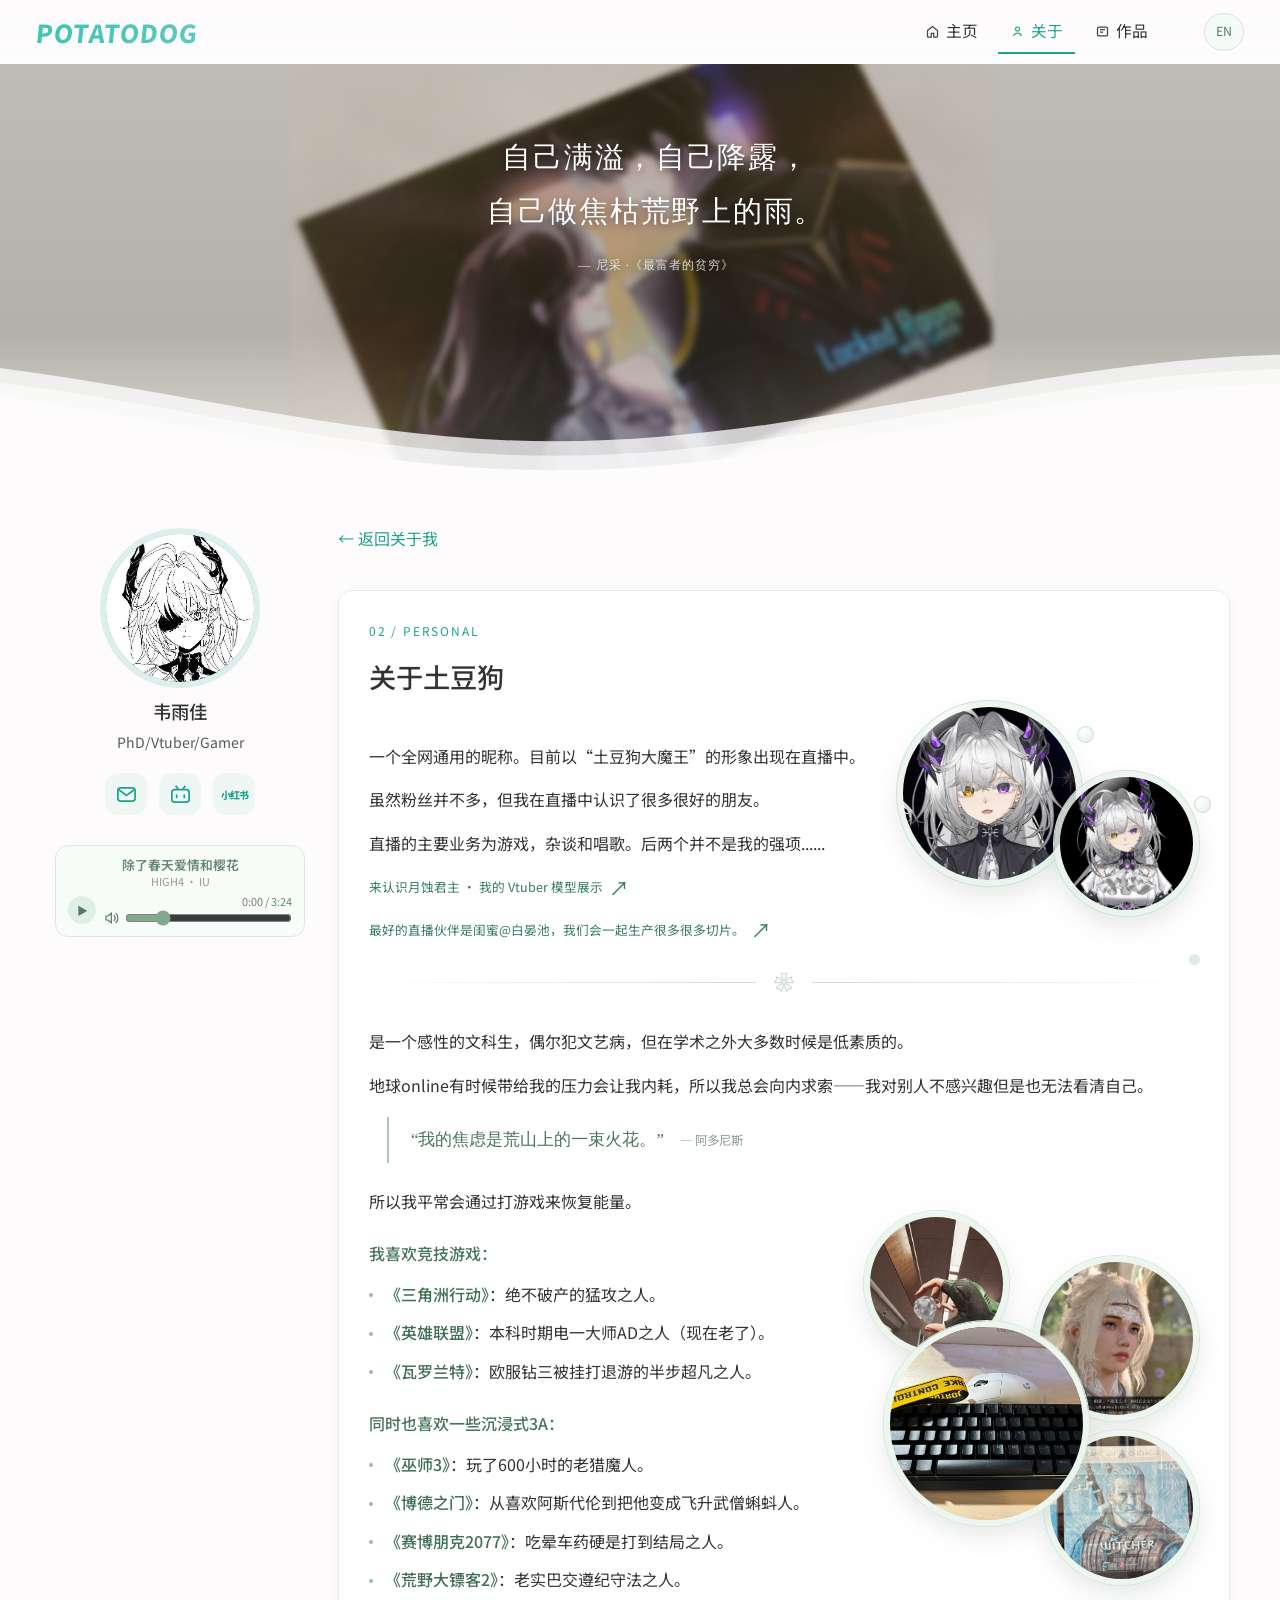
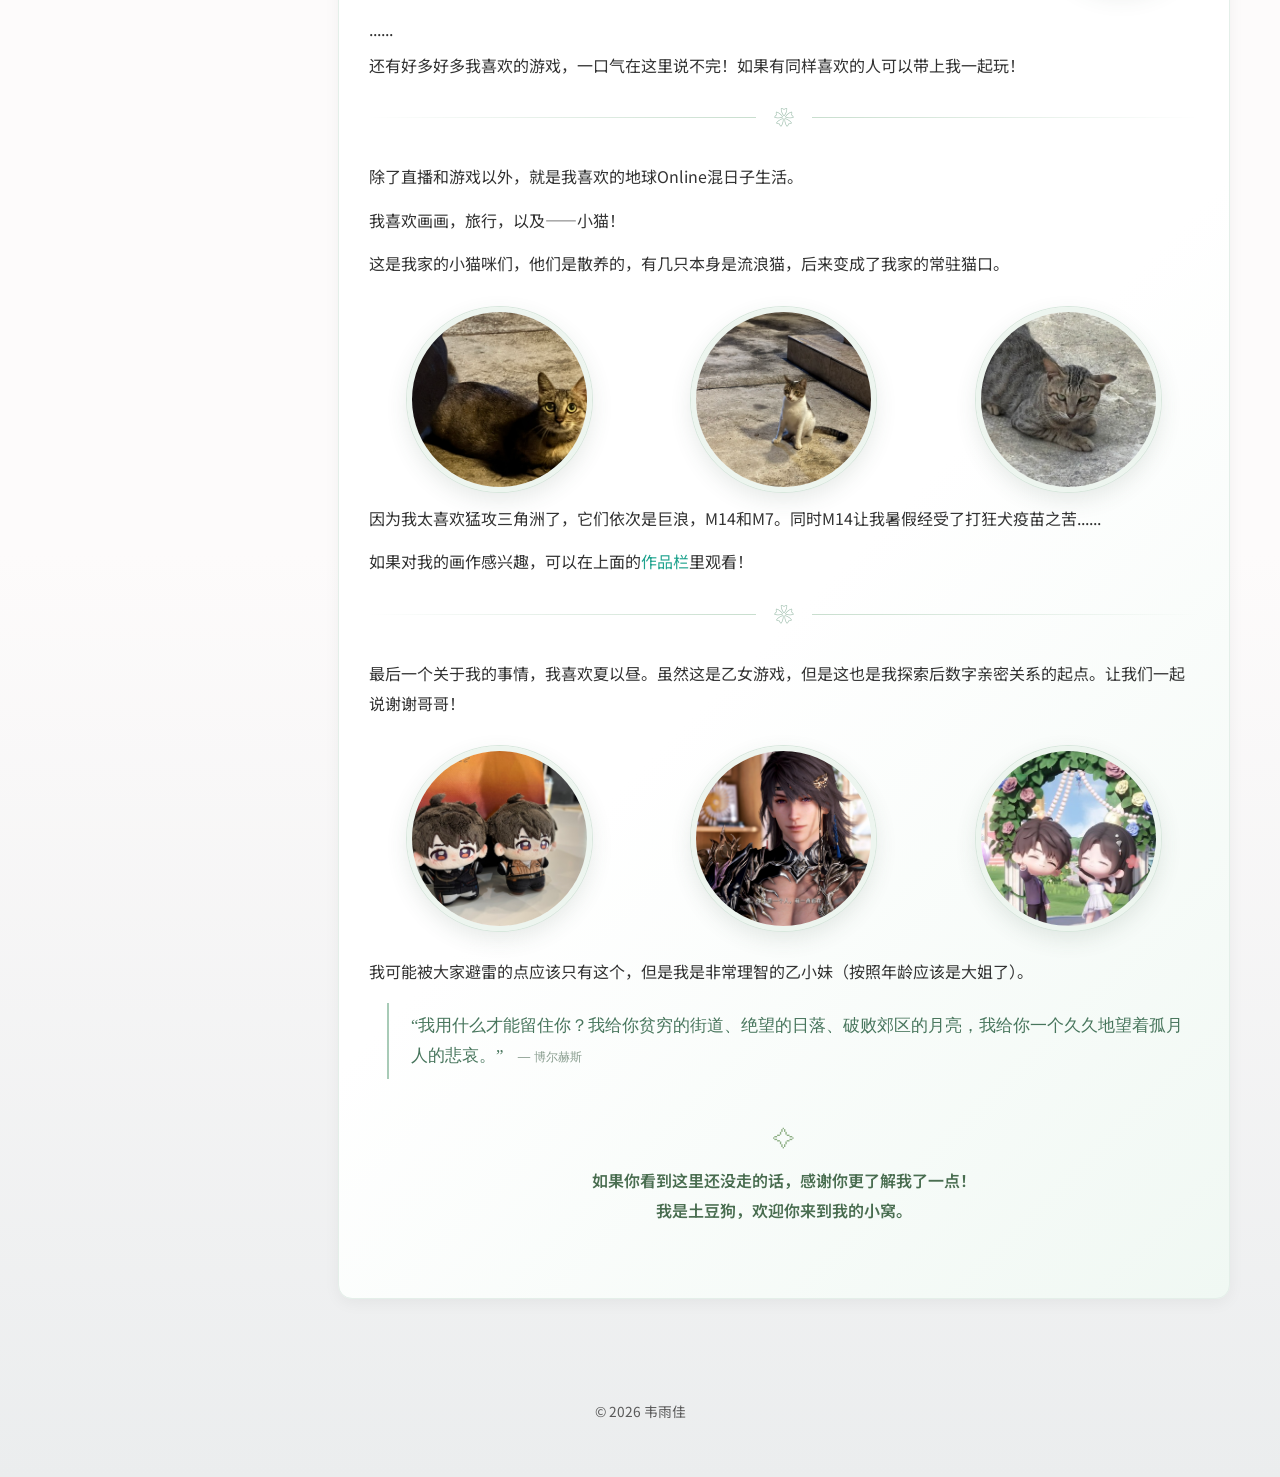
<file: personal.html>
<!DOCTYPE html>
<html lang="zh-CN">
  <head>
    <meta charset="UTF-8" />
    <meta name="viewport" content="width=device-width, initial-scale=1" />
    <title>Personal Profile · PotatoDog</title>
    <meta name="description" content="关于韦雨佳。" />
    <link rel="preconnect" href="https://fonts.googleapis.com" />
    <link rel="preconnect" href="https://fonts.gstatic.com" crossorigin />
    <link
      href="https://fonts.googleapis.com/css2?family=M+PLUS+Rounded+1c:wght@400;500;700;800&family=Noto+Sans+SC:wght@400;500;600;700&display=swap"
      rel="stylesheet"
    />
    <link rel="stylesheet" href="styles.css?translation-scope-114" />
  </head>
  <body class="page-inner page-about page-personal">
    <a class="skip-link" href="#main">跳到正文</a>
    <header class="topbar">
      <a class="logo" href="index.html">POTATODOG</a>
      <nav class="nav" aria-label="主导航">
        <a href="index.html">
          <svg viewBox="0 0 24 24" fill="none" stroke="currentColor" stroke-width="2" aria-hidden="true">
            <path d="M4 10.5 12 4l8 6.5V20a1 1 0 0 1-1 1h-5v-6H10v6H5a1 1 0 0 1-1-1z" />
          </svg>
          <span>主页</span>
        </a>
        <a href="about.html" aria-current="page">
          <svg viewBox="0 0 24 24" fill="none" stroke="currentColor" stroke-width="2" aria-hidden="true">
            <circle cx="12" cy="8" r="3.2" />
            <path d="M5.5 19.2c1.2-3 4-4.7 6.5-4.7s5.3 1.7 6.5 4.7" />
          </svg>
          <span>关于</span>
        </a>
        <a href="works.html">
          <svg viewBox="0 0 24 24" fill="none" stroke="currentColor" stroke-width="2" aria-hidden="true">
            <rect x="4" y="5" width="16" height="14" rx="2" />
            <path d="M8 9h8M8 13h5" />
          </svg>
          <span>作品</span>
        </a>
      </nav>
      <button class="language-toggle" type="button" aria-label="Switch to English" lang="en">EN</button>
    </header>

    <div class="banner">
      <div class="banner-title">
        <h1 class="about-banner-poem"><span>自己满溢，自己降露，</span><span>自己做焦枯荒野上的雨。</span></h1>
        <p class="poem-source">— 尼采 ·《最富者的贫穷》</p>
      </div>
      <div class="wave-wrap" aria-hidden="true">
        <svg class="wave" xmlns="http://www.w3.org/2000/svg" xmlns:xlink="http://www.w3.org/1999/xlink" viewBox="0 24 150 28" preserveAspectRatio="none">
          <defs>
            <path id="gentle-wave" d="m -160,44.4 c 30,0 58,-18 87.7,-18 30.3,0 58.3,18 87.3,18 30,0 58,-18 88,-18 30,0 58,18 88,18 l 0,34.5 -351,0 z"></path>
          </defs>
          <g class="parallax">
            <use href="#gentle-wave" xlink:href="#gentle-wave" x="50" y="0"></use>
            <use href="#gentle-wave" xlink:href="#gentle-wave" x="50" y="3"></use>
            <use href="#gentle-wave" xlink:href="#gentle-wave" x="50" y="6"></use>
          </g>
        </svg>
      </div>
    </div>

    <div class="layout" id="main">
      <aside class="sidebar">
        <img class="avatar" src="assets/avatar-character.jpg" alt="韦雨佳的头像" width="148" height="148" />
        <h2>韦雨佳</h2>
        <p class="bio">PhD/Vtuber/Gamer</p>
        <div class="social-links" aria-label="社交平台">
          <button class="social-button social-email" type="button" data-copy-email="yujiawei20032001@gmail.com" title="复制邮箱" aria-label="复制邮箱"><svg viewBox="0 0 24 24" fill="none" stroke="currentColor" stroke-width="1.8" aria-hidden="true"><rect x="3" y="5" width="18" height="14" rx="3"/><path d="m4 7 8 6 8-6"/></svg></button>
          <a class="social-button social-bilibili" href="https://space.bilibili.com/1472623179" target="_blank" rel="noopener noreferrer" title="B站" aria-label="B站"><svg viewBox="0 0 24 24" fill="none" stroke="currentColor" stroke-width="1.8" aria-hidden="true"><rect x="3" y="7" width="18" height="13" rx="3"/><path d="m7 3 3 4m7-4-3 4M8 12v4m8-4v4"/></svg></a>
          <a class="social-button social-rednote" translate="no" href="https://www.xiaohongshu.com/user/profile/66b4f20d000000001d0315da?xsec_token=ABp3HWjF4RAVb65QNgbdO6PsRhr-Y3VeYA6TBN5Xz-QTk%3D&amp;xsec_source=pc_search" target="_blank" rel="noopener noreferrer" title="小红书" aria-label="小红书"><span aria-hidden="true">小红书</span></a>
        </div>
        <div class="sidebar-music" aria-label="音乐播放器">
          <p class="sidebar-music-title">除了春天爱情和樱花</p>
          <p class="sidebar-music-artist">HIGH4 · IU</p>
          <audio autoplay preload="metadata" src="assets/spring-love-cherry-blossoms.mp3"></audio>
          <div class="music-controls">
            <button class="music-play" type="button" aria-label="播放" aria-pressed="false">▶</button>
            <div class="music-adjustments">
              <div class="music-time" aria-label="播放时间"><span class="music-current">0:00</span><span aria-hidden="true"> / </span><span class="music-duration">--:--</span></div>
              <label class="music-volume-row"><span class="music-volume-label"><svg viewBox="0 0 24 24" fill="none" stroke="currentColor" stroke-width="1.8" aria-hidden="true"><path d="M11 5 6 9H3v6h3l5 4V5Z"/><path d="M15 8a6 6 0 0 1 0 8m3-11a10 10 0 0 1 0 14" stroke-linecap="round"/></svg></span><input class="music-volume" type="range" min="0" max="1" step="0.01" value="0.2" aria-label="音量" /></label>
            </div>
          </div>
        </div>

      </aside>

      <main class="content about-detail"><a class="back-to-about" href="about.html">← 返回关于我</a><section class="article about-panel" id="personal" aria-labelledby="personal-title">
          <p class="about-kicker">02 / PERSONAL</p>
          <h2 id="personal-title">关于土豆狗</h2>
          <div class="potatodog-intro"><div class="potatodog-intro-text"><p class="lead">一个全网通用的昵称。目前以“土豆狗大魔王”的形象出现在直播中。</p>
<p class="lead">虽然粉丝并不多，但我在直播中认识了很多很好的朋友。</p>
<p class="lead">直播的主要业务为游戏，杂谈和唱歌。后两个并不是我的强项......</p><p><a class="vtuber-showcase-link" href="https://www.bilibili.com/video/BV1DPEv6wEoF/" target="_blank" rel="noopener"><span>来认识月蚀君主 · 我的 Vtuber 模型展示</span><span class="showcase-arrow" aria-hidden="true">↗</span></a></p><p style="margin-top: 12px;"><a class="vtuber-showcase-link" href="https://www.bilibili.com/video/BV1G9aA61Emx/" target="_blank" rel="noopener"><span>最好的直播伙伴是闺蜜@白晏池，我们会一起生产很多很多切片。</span><span class="showcase-arrow" aria-hidden="true">↗</span></a></p></div><div class="vtuber-bubbles"><div class="vtuber-bubble-wrap"><img class="vtuber-bubble" src="assets/potatodog-vtuber.png" alt="土豆狗大魔王的直播形象" width="185" height="185" /></div><div class="vtuber-bubble-wrap vtuber-bubble-second"><img class="vtuber-bubble" src="assets/potatodog-vtuber-second.png" alt="月蚀君主的另一套模型形象" width="150" height="150" /></div></div></div>
          
          <div class="memory-divider personal-divider" aria-hidden="true"><span>❀</span></div>
          <div class="personal-reflections">
          <p>是一个感性的文科生，偶尔犯文艺病，但在学术之外大多数时候是低素质的。</p>
          <p>地球online有时候带给我的压力会让我内耗，所以我总会向内求索——我对别人不感兴趣但是也无法看清自己。</p>
          <figure class="personal-quote"><blockquote>“我的焦虑是荒山上的一束火花。”</blockquote><figcaption>— 阿多尼斯</figcaption></figure>
          <p>所以我平常会通过打游戏来恢复能量。</p>
          <div class="game-preferences"><div class="game-bubble-gallery"><div class="game-portrait-bubble delta-bubble"><button class="game-portrait-toggle" type="button" aria-expanded="false" aria-controls="delta-caption" aria-label="查看游戏截图介绍"><img src="assets/delta-screenshot.jpeg" alt="三角洲行动中的游戏截图" width="145" height="145" /></button><span class="game-portrait-caption" id="delta-caption" hidden>非洲之心！</span></div><div class="game-portrait-bubble"><button class="game-portrait-toggle" type="button" aria-expanded="false" aria-controls="game-portrait-caption" aria-label="查看游戏角色介绍"><img src="assets/game-portrait.jpeg" alt="博德之门中的角色截图" width="190" height="190" /></button><span class="game-portrait-caption" id="game-portrait-caption" hidden>《博德之门》里的我！</span></div><div class="game-portrait-bubble wooting-bubble"><button class="game-portrait-toggle" type="button" aria-expanded="false" aria-controls="wooting-caption" aria-label="查看键盘介绍"><img src="assets/wooting-keyboard.jpeg" alt="我的第一把Wooting键盘" width="220" height="220" /></button><span class="game-portrait-caption" id="wooting-caption" hidden>这是我的第一把Wooting！</span></div><div class="game-portrait-bubble poland-bubble"><button class="game-portrait-toggle" type="button" aria-expanded="false" aria-controls="poland-caption" aria-label="查看波兰照片介绍"><img src="assets/witcher-poland.jpeg" alt="波兰街头的巫师主题拼图" width="160" height="160" /></button><span class="game-portrait-caption" id="poland-caption" hidden>我在《巫师3》的发源地——波兰！</span></div></div>
            <h3>我喜欢竞技游戏：</h3>
            <ul class="game-list">
              <li><strong>《三角洲行动》</strong>：绝不破产的猛攻之人。</li>
              <li><strong>《英雄联盟》</strong>：本科时期电一大师AD之人（现在老了）。</li>
              <li><strong>《瓦罗兰特》</strong>：欧服钻三被挂打退游的半步超凡之人。</li>
            </ul>
            <h3>同时也喜欢一些沉浸式3A：</h3>
            <ul class="game-list">
              <li><strong>《巫师3》</strong>：玩了600小时的老猎魔人。</li>
              <li><strong>《博德之门》</strong>：从喜欢阿斯代伦到把他变成飞升武僧蝌蚪人。</li>
              <li><strong>《赛博朋克2077》</strong>：吃晕车药硬是打到结局之人。</li>
              <li><strong>《荒野大镖客2》</strong>：老实巴交遵纪守法之人。</li>
            </ul>
            <p>......</p>
            <p class="game-invitation">还有好多好多我喜欢的游戏，一口气在这里说不完！如果有同样喜欢的人可以带上我一起玩！</p>
          </div>
          <div class="memory-divider personal-divider" aria-hidden="true"><span>❀</span></div>
          <div class="personal-daily">
            <p>除了直播和游戏以外，就是我喜欢的地球Online混日子生活。</p>
            <p>我喜欢画画，旅行，以及——小猫！</p>
            <p>这是我家的小猫咪们，他们是散养的，有几只本身是流浪猫，后来变成了我家的常驻猫口。</p>
<div class="cat-bubbles" aria-label="我家的小猫咪们"><div class="cat-bubble"><img src="assets/cat-1.jpeg" alt="抬头看镜头的狸花猫" width="185" height="185" loading="lazy" /></div><div class="cat-bubble"><img src="assets/cat-2.jpeg" alt="坐在路上的狸花白猫" width="185" height="185" loading="lazy" /></div><div class="cat-bubble"><img src="assets/cat-3.jpeg" alt="趴在地上的狸花猫" width="185" height="185" loading="lazy" /></div></div>
<p>因为我太喜欢猛攻三角洲了，它们依次是巨浪，M14和M7。同时M14让我暑假经受了打狂犬疫苗之苦......</p>
<p>如果对我的画作感兴趣，可以在上面的<a href="works.html">作品栏</a>里观看！</p>
<div class="memory-divider personal-divider" aria-hidden="true"><span>❀</span></div>
<p>最后一个关于我的事情，我喜欢夏以昼。虽然这是乙女游戏，但是这也是我探索后数字亲密关系的起点。让我们一起说谢谢哥哥！</p>
<div class="cat-bubbles caleb-bubbles" aria-label="关于夏以昼的照片"><div class="cat-bubble"><img src="assets/caleb-1.jpeg" alt="两只夏以昼玩偶" width="185" height="185" loading="lazy" /></div><div class="cat-bubble"><img src="assets/caleb-3.jpeg" alt="夏以昼的游戏截图" width="185" height="185" loading="lazy" /></div><div class="cat-bubble"><img src="assets/caleb-2.jpeg" alt="花环下的游戏角色" width="185" height="185" loading="lazy" /></div></div>
<p>我可能被大家避雷的点应该只有这个，但是我是非常理智的乙小妹（按照年龄应该是大姐了）。</p>
<figure class="personal-quote"><blockquote>“我用什么才能留住你？我给你贫穷的街道、绝望的日落、破败郊区的月亮，我给你一个久久地望着孤月人的悲哀。” <span class="inline-poet-credit">— 博尔赫斯</span></blockquote></figure>
<div class="personal-farewell"><span class="farewell-star" aria-hidden="true">✧</span><p><strong>如果你看到这里还没走的话，感谢你更了解我了一点！<br>我是土豆狗，欢迎你来到我的小窝。</strong></p></div>
          </div>
          </div>
        </section></main>
    </div>

    <footer class="site-footer">
      <p>© <span id="year"></span> 韦雨佳</p>
    </footer>
    <script src="script.js?title-117"></script>
  </body>
</html>
</file>
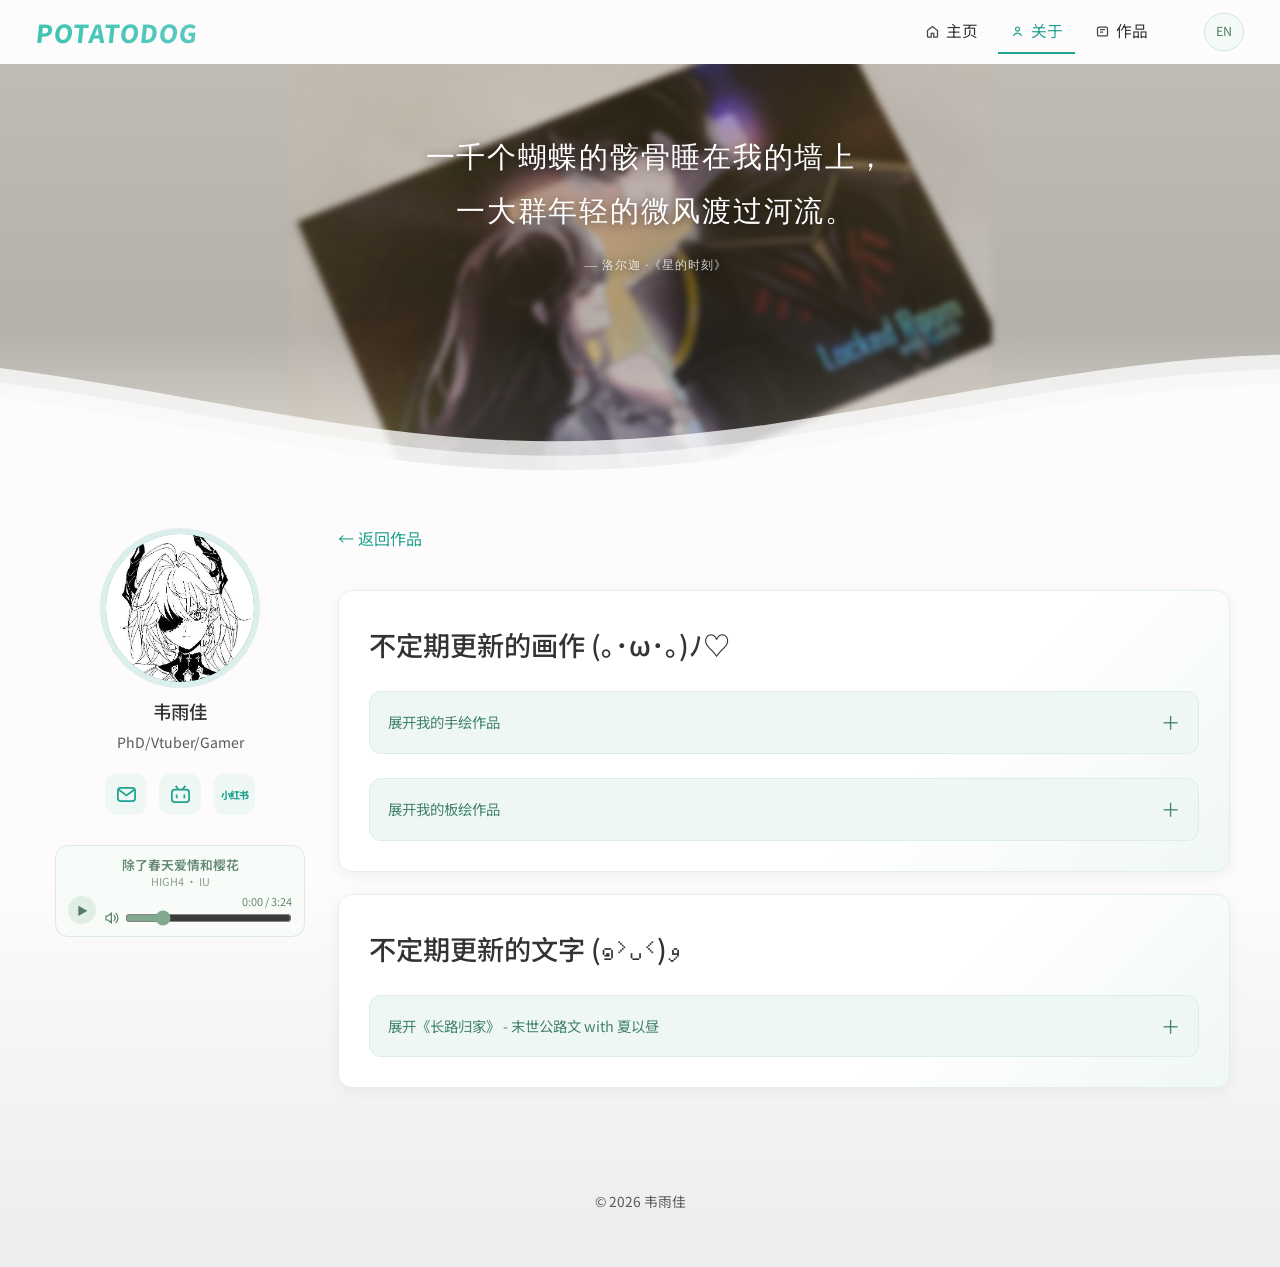
<file: portfolio.html>
<!DOCTYPE html>
<html lang="zh-CN">
  <head>
    <meta charset="UTF-8" />
    <meta name="viewport" content="width=device-width, initial-scale=1" />
    <title>Portfolio · PotatoDog</title>
    <meta name="description" content="韦雨佳的写作与绘画作品集。" />
    <link rel="preconnect" href="https://fonts.googleapis.com" />
    <link rel="preconnect" href="https://fonts.gstatic.com" crossorigin />
    <link
      href="https://fonts.googleapis.com/css2?family=M+PLUS+Rounded+1c:wght@400;500;700;800&family=Noto+Sans+SC:wght@400;500;600;700&display=swap"
      rel="stylesheet"
    />
    <link rel="stylesheet" href="styles.css?translation-scope-114" />
  </head>
  <body class="page-inner page-about page-personal">
    <a class="skip-link" href="#main">跳到正文</a>
    <header class="topbar">
      <a class="logo" href="index.html">POTATODOG</a>
      <nav class="nav" aria-label="主导航">
        <a href="index.html">
          <svg viewBox="0 0 24 24" fill="none" stroke="currentColor" stroke-width="2" aria-hidden="true">
            <path d="M4 10.5 12 4l8 6.5V20a1 1 0 0 1-1 1h-5v-6H10v6H5a1 1 0 0 1-1-1z" />
          </svg>
          <span>主页</span>
        </a>
        <a href="about.html" aria-current="page">
          <svg viewBox="0 0 24 24" fill="none" stroke="currentColor" stroke-width="2" aria-hidden="true">
            <circle cx="12" cy="8" r="3.2" />
            <path d="M5.5 19.2c1.2-3 4-4.7 6.5-4.7s5.3 1.7 6.5 4.7" />
          </svg>
          <span>关于</span>
        </a>
        <a href="works.html">
          <svg viewBox="0 0 24 24" fill="none" stroke="currentColor" stroke-width="2" aria-hidden="true">
            <rect x="4" y="5" width="16" height="14" rx="2" />
            <path d="M8 9h8M8 13h5" />
          </svg>
          <span>作品</span>
        </a>
      </nav>
      <button class="language-toggle" type="button" aria-label="Switch to English" lang="en">EN</button>
    </header>

    <div class="banner">
      <div class="banner-title">
        <h1 class="about-banner-poem"><span>一千个蝴蝶的骸骨睡在我的墙上，</span><span>一大群年轻的微风渡过河流。</span></h1>
        <p class="poem-source">— 洛尔迦 ·《星的时刻》</p>
      </div>
      <div class="wave-wrap" aria-hidden="true">
        <svg class="wave" xmlns="http://www.w3.org/2000/svg" xmlns:xlink="http://www.w3.org/1999/xlink" viewBox="0 24 150 28" preserveAspectRatio="none">
          <defs>
            <path id="gentle-wave" d="m -160,44.4 c 30,0 58,-18 87.7,-18 30.3,0 58.3,18 87.3,18 30,0 58,-18 88,-18 30,0 58,18 88,18 l 0,34.5 -351,0 z"></path>
          </defs>
          <g class="parallax">
            <use href="#gentle-wave" xlink:href="#gentle-wave" x="50" y="0"></use>
            <use href="#gentle-wave" xlink:href="#gentle-wave" x="50" y="3"></use>
            <use href="#gentle-wave" xlink:href="#gentle-wave" x="50" y="6"></use>
          </g>
        </svg>
      </div>
    </div>

    <div class="layout" id="main">
      <aside class="sidebar">
        <img class="avatar" src="assets/avatar-character.jpg" alt="韦雨佳的头像" width="148" height="148" />
        <h2>韦雨佳</h2>
        <p class="bio">PhD/Vtuber/Gamer</p>
        <div class="social-links" aria-label="社交平台">
          <button class="social-button social-email" type="button" data-copy-email="yujiawei20032001@gmail.com" title="复制邮箱" aria-label="复制邮箱"><svg viewBox="0 0 24 24" fill="none" stroke="currentColor" stroke-width="1.8" aria-hidden="true"><rect x="3" y="5" width="18" height="14" rx="3"/><path d="m4 7 8 6 8-6"/></svg></button>
          <a class="social-button social-bilibili" href="https://space.bilibili.com/1472623179" target="_blank" rel="noopener noreferrer" title="B站" aria-label="B站"><svg viewBox="0 0 24 24" fill="none" stroke="currentColor" stroke-width="1.8" aria-hidden="true"><rect x="3" y="7" width="18" height="13" rx="3"/><path d="m7 3 3 4m7-4-3 4M8 12v4m8-4v4"/></svg></a>
          <a class="social-button social-rednote" translate="no" href="https://www.xiaohongshu.com/user/profile/66b4f20d000000001d0315da?xsec_token=ABp3HWjF4RAVb65QNgbdO6PsRhr-Y3VeYA6TBN5Xz-QTk%3D&amp;xsec_source=pc_search" target="_blank" rel="noopener noreferrer" title="小红书" aria-label="小红书"><span aria-hidden="true">小红书</span></a>
        </div>
        <div class="sidebar-music" aria-label="音乐播放器">
          <p class="sidebar-music-title">除了春天爱情和樱花</p>
          <p class="sidebar-music-artist">HIGH4 · IU</p>
          <audio autoplay preload="metadata" src="assets/spring-love-cherry-blossoms.mp3"></audio>
          <div class="music-controls">
            <button class="music-play" type="button" aria-label="播放" aria-pressed="false">▶</button>
            <div class="music-adjustments">
              <div class="music-time" aria-label="播放时间"><span class="music-current">0:00</span><span aria-hidden="true"> / </span><span class="music-duration">--:--</span></div>
              <label class="music-volume-row"><span class="music-volume-label"><svg viewBox="0 0 24 24" fill="none" stroke="currentColor" stroke-width="1.8" aria-hidden="true"><path d="M11 5 6 9H3v6h3l5 4V5Z"/><path d="M15 8a6 6 0 0 1 0 8m3-11a10 10 0 0 1 0 14" stroke-linecap="round"/></svg></span><input class="music-volume" type="range" min="0" max="1" step="0.01" value="0.2" aria-label="音量" /></label>
            </div>
          </div>
        </div>

      </aside>

      <main class="content about-detail"><a class="back-to-about" href="works.html">← 返回作品</a><section class="article about-panel" id="portfolio">
<h2>不定期更新的画作 (｡･ω･｡)ﾉ♡</h2>
<details class="profile-details">
<summary><span><span class="profile-open">展开我的手绘作品</span><span class="profile-close">收起我的手绘作品</span></span><span class="profile-toggle" aria-hidden="true">＋</span></summary>
<div class="profile-details-body"><div class="hand-art-gallery">
<figure><img src="assets/hand-drawing-01.jpeg" alt="手绘作品 1" loading="lazy" /></figure>
<figure><img src="assets/hand-drawing-02.jpeg" alt="手绘作品 2" loading="lazy" /></figure>
<figure><img src="assets/hand-drawing-03.jpeg" alt="手绘作品 3" loading="lazy" /></figure>
<figure><img src="assets/hand-drawing-04.jpeg" alt="手绘作品 4" loading="lazy" /></figure>
<figure><img src="assets/hand-drawing-05.jpeg" alt="手绘作品 5" loading="lazy" /></figure>
<figure><img src="assets/hand-drawing-06.jpeg" alt="手绘作品 6" loading="lazy" /></figure>
<figure><img src="assets/hand-drawing-07.jpeg" alt="手绘作品 7" loading="lazy" /></figure>
<figure><img src="assets/hand-drawing-08.jpeg" alt="手绘作品 8" loading="lazy" /></figure>
<figure><img src="assets/hand-drawing-09.jpeg" alt="手绘作品 9" loading="lazy" /></figure>
<figure><img src="assets/hand-drawing-10.jpeg" alt="手绘作品 10" loading="lazy" /></figure>
<figure><img src="assets/hand-drawing-11.jpeg" alt="手绘作品 11" loading="lazy" /></figure>
<figure><img src="assets/hand-drawing-12.jpeg" alt="手绘作品 12" loading="lazy" /></figure>
</div></div>
</details>
<details class="profile-details">
<summary><span><span class="profile-open">展开我的板绘作品</span><span class="profile-close">收起我的板绘作品</span></span><span class="profile-toggle" aria-hidden="true">＋</span></summary>
<div class="profile-details-body"><div class="hand-art-gallery digital-art-gallery">
<figure><img src="assets/digital-art-02.jpeg" alt="板绘作品 2" loading="lazy" /></figure>
<figure><img src="assets/digital-art-03.jpeg" alt="板绘作品 3" loading="lazy" /></figure>
<figure><img src="assets/digital-art-01.jpeg" alt="板绘作品 1" loading="lazy" /></figure>
<figure><img src="assets/digital-art-04.jpeg" alt="板绘作品 4" loading="lazy" /></figure>
<figure><img src="assets/digital-art-05.jpeg" alt="板绘作品 5" loading="lazy" /></figure>
<figure><img src="assets/digital-art-06.jpeg" alt="板绘作品 6" loading="lazy" /></figure>
<div class="digital-art-pair"><figure><img src="assets/digital-art-pair-left.jpeg" alt="银发角色彩插" loading="lazy" /></figure><figure><img src="assets/digital-art-pair-right.jpeg" alt="红发角色彩插" loading="lazy" /></figure></div>
<figure><img src="assets/digital-art-08.jpeg" alt="板绘作品 8" loading="lazy" /></figure>
<figure><img src="assets/digital-art-09.jpeg" alt="板绘作品 9" loading="lazy" /></figure>
<figure><img src="assets/digital-art-10.jpeg" alt="板绘作品 10" loading="lazy" /></figure>
<figure><img src="assets/digital-art-11.jpeg" alt="板绘作品 11" loading="lazy" /></figure>
<figure><img src="assets/digital-art-12.jpeg" alt="板绘作品 12" loading="lazy" /></figure>
<figure><img src="assets/digital-art-13.jpeg" alt="板绘作品 13" loading="lazy" /></figure>
</div></div>
</details>
</section>
<section class="article about-panel" id="writing">
<h2>不定期更新的文字 (๑˃ᴗ˂)ﻭ</h2>
<details class="profile-details">
<summary><span><span class="profile-open">展开《长路归家》 - 末世公路文 with 夏以昼</span><span class="profile-close">收起《长路归家》 - 末世公路文 with 夏以昼</span></span><span class="profile-toggle" aria-hidden="true">＋</span></summary>
<div class="profile-details-body">
<details class="profile-details chapter-details">
<summary><span>第一章</span><span class="profile-toggle" aria-hidden="true">＋</span></summary>
<div class="profile-details-body prose-reading" translate="no">
<p>末世比想象中来得快。</p>
<p>当我登上夏以昼的飞行器时，海水几乎要淹没临空老宅的屋檐。</p>
<p>浑浊的浪头一次次拍打着飞行器的底部，像是在催促我们离开。</p>
<p>他一边拉着操纵杆朝天空飞去，一边认真地询问着我的安危。</p>
<p>“我没什么事，只是很多东西都没能带出来。”</p>
<p>我假装懊恼，煞有介事地盘点着那些被汪洋吞噬掉的死物。</p>
<p>太阳果抱枕，飞行器模型，相册......</p>
<p>老实说，我并不在乎那些旧的物什。</p>
<p>事在人为，只要和夏以昼在一起，无论在哪里，那些被弄丢的回忆总能被找回来。</p>
<p>但是现在，我只是故意地、想麻烦我无所不能的哥哥，帮我解决不合时宜的小烦恼。</p>
<p>“没关系，我们之后还会有很多值得收藏的东西。如果你还是喜欢以前的，那等水退了，哥哥再带你回来找。”他说。</p>
<p>多完美的回应。</p>
<p>每一次，夏以昼给我的答案都能让我无比心安。</p>
<p>要知道，这种感觉是会上瘾的。它或许真的能够填补我心里空洞洞的地方。</p>
<p>我不想承认我总是在麻烦他、总是在依赖他，但是我确实需要这样回应。</p>
<p>就像我一次又一次地触碰湖面，它会不厌其烦地给我变出一圈圈好看的涟漪。</p>
<p>“那说好了，等水退了，一定要再回来找找。”我任性地说，好像洪水一定会退去一样。</p>
<p>见到我对他的回答很满意，夏以昼腾出手摸了摸我的头。</p>
<p>啧...摸头可不是拉勾，这样会长不高的。</p>
<p>我推了推他的手，不乐意地哼哼。</p>
<p>他失笑：“那，妹妹大人，现在你想去哪里？”</p>
<p>这个问题很难办——</p>
<p>我们还能去哪里呢？</p>
<p>我扭过头朝窗外看去。</p>
<p>临空市被海水切割得支离破碎。</p>
<p>远处的烟囱，属于曾经盛极一时的芯核开发工厂。</p>
<p>它如今只剩下半截沉默地伫立在水面之上，像是一个墓碑。</p>
<p>亲爱的读者，或许只有身在此处的我，才能清晰地望见墓碑上的名字——</p>
<p>那是全体人类的名字。</p>
<p>人类曾以为自己能够掌控一切，却忘了向这个世界索取的每一分馈赠，都终有一天需要偿还。</p>
<div class="prose-break" aria-hidden="true">✧</div>
<p>看着眼前的这一切，我忽然觉得“去哪里”这件事，并没有那么理所当然。</p>
<p>末世之前，人类总以为自己足够强大，任何一个地方都可以抵达。</p>
<p>可如今，地图上那些熟悉的坐标正在一个个失去意义。</p>
<p>我们似乎丢掉了做选择的权利。</p>
<p>我盯着窗外发了一会儿呆，小声说：“不知道。”</p>
<p>夏以昼没有催我。</p>
<p>他只是调整了飞行器的航向，让它朝着更高的云层升去。</p>
<p>“那就慢慢想。”他的声音很轻，像是在说一件再普通不过的事情：“反正我们有时间。”</p>
<p>“况且，如果这个世界没有想去地方，我们还能一起到下一个世界里去。”</p>
<p>我忍不住看向他：“夏以昼，你是不是对末世有什么误解？”</p>
<p>“嗯？”</p>
<p>“现在外面可是世、界、末、日。”</p>
<p>他侧过脸看我，眼底带着一点笑意：“所以呢？”</p>
<p>“……”我一时语塞。</p>
<p>所以应该慌张，应该害怕，应该为失去的一切感到难过。</p>
<p>可是坐在夏以昼身边，我竟然很难产生那些想法。</p>
<p>飞行器穿过厚重的云层。</p>
<p>阳光短暂地照进舷窗，将漂浮在海面上的残骸映出一层浅金色。</p>
<p>很奇怪。</p>
<p>明明世界已经毁掉了一大半，却依然会有这么好的天气。</p>
<div class="prose-break" aria-hidden="true">✧</div>
<p>飞行了不知道多久，我们降落了。</p>
<p>当脚再一次踏上厚实的大地的时候，我感觉很不真切。</p>
<p>“哇塞，原来水还没有淹到这里！”我蹦了蹦，随口和夏以昼说。</p>
<p>“嗯，我们应该是到欧洲了。”他熟练地关好飞机舱门。</p>
<p>“什么？！欧洲？”我瞪大眼睛，四处张望着眼前陌生的土地。</p>
<p>真可笑，没想到第一次出国，竟然是在世界末日。</p>
<p>我曾经想过很多次，如果有一天来到这片瑰丽的土地，我会做什么。</p>
<p>我也想过，和夏以昼来到这里，我们会一起做什么。</p>
<p>石板路上缓慢驶过的马车，百年教堂投下的钟声，沿街盛开的花窗......</p>
<p>“你去哪里？”夏以昼在我身后叫住我。</p>
<p>好像都没有了，好像都没有了。</p>
<p>我向前奔跑着，不顾一切地奔跑着，想看看这曾经憧憬过的地方。</p>
<p>末世好像把我的愿望打碎了，然后随意丢弃在这片土地上。</p>
<p>眼前只有被海风吹得斑驳的建筑，空荡的公路，以及更远处沉默的废墟。</p>
<p>“注意安全！”夏以昼追上来，拉住我的手：“突然跑成这样，摔倒了怎么办？”</p>
<p>他的手很大，也很暖和。那种心安的感觉又回来了。</p>
<p>“哥哥。”</p>
<p>我看着远处陌生的天空，晃了晃他的手：“这里还会有海啸吗？”</p>
<p>夏以昼停顿了一下：“唔，海啸中心在太平洋，这里受到的波及比较小，所以没有被淹没。但是家家有本难念的经，这里也有自己的灾变。”</p>
<p>我顺着他的视线望去，又一阵风吹过，好像带走了最后一点属于人类的痕迹——</p>
<p>这片土地也曾经历过一场漫长的告别。</p>
<p>“这里的人呢？”</p>
<p>“大部分撤离了。”</p>
<p>“去了哪里？”</p>
<p>夏以昼抬头，看向北方。</p>
<p>“北欧。”</p>
<p>“北欧？”</p>
<p>“那里建立了目前最大的幸存者聚集区。”</p>
<p>他从大衣的口袋里掏出通讯器，随手捣鼓了一下就打开地图。</p>
<p>“居然还有信号吗？”我凑过去看，两颗脑袋挤在了一起。</p>
<p>“你猜。”他故意卖关子，把通讯器高高举起来。</p>
<p>这个夏以昼，怎么这么坏。</p>
<p>但我不会承认的，其实我是真的真的——还想上网。</p>
<p>我心急地扒拉着他，一蹦一跳的：“哥哥，求求你了，你就告诉我吧！”</p>
<p>“还算有个求人的样子。”</p>
<p>夏以昼似乎很受用，笑着把通讯器放下来，但马上又用另一只空着的手敲了敲我的脑袋：“有信号，是军用的。咳.......可不能拿来娱乐。”</p>
<p>他怎么知道我心里在想什么！</p>
<p>“那也不能敲我的脑袋！会变笨的！”</p>
<p>气急败坏的我抢过他的通讯器，开始对着上面的地图划来划去。</p>
<p>原本代表城市的光点已经暗下去大半，只剩下极少数区域仍然亮着。</p>
<p>最北端，有一个孤零零的标记。</p>
<p>“这就是你说的基地吗？”</p>
<p>“当然，哥哥什么时候骗过你。这是诺森基地，目前已知还在运行的避难区之一。”</p>
<p>我盯着那个遥远的坐标。</p>
<p>从这里到北欧，中间隔着数千公里。</p>
<p>如果是以前，那不过是十几个小时的航班。</p>
<p>可在末世，这数千公里有意味着什么呢？</p>
<p>“好远啊，我们要去那里？”我有点害怕，又一次向他确认。</p>
<p>“嗯，就把它当作是，和哥哥的一场旅行。”</p>
<p>夏以昼看向我：“除非妹妹大人还有更好的目的地。哥哥可是担心你没地方上网呢。”</p>
<p>我脸一红：“我才没有想上网。”</p>
<p>嘴上否认得很快，可惜声音里的心虚一点说服力都没有。</p>
<p>夏以昼看着我，没有拆穿，只是弯了弯嘴角，眼底的笑意更浓了：“嗯，没有。”</p>
<p>“夏以昼，你这个语气是什么意思？”</p>
<p>“没什么意思。”</p>
<p>“你明明就是不相信我。”</p>
<p>“哥哥当然相信你。”</p>
<p>“真的吗？”</p>
<p>“真的。”</p>
<p>夏以昼点头，认真得像是在回答什么重要的问题：“哥哥相信，我的妹妹只是想在末世里保持一点正常生活。”</p>
<p>我张了张嘴。</p>
<p>好像……也没什么问题。</p>
<p>“而且。”他重新拿回通讯器，低头查看航线：“如果真的到了诺森基地，应该会有稳定的通讯网络。你看，这里有几个信号塔......”</p>
<p>“真的吗？”</p>
<p>我一下子凑过去。</p>
<p>夏以昼侧头看我，眼底带着一点笑意：“刚才是谁说自己不在乎网络？”</p>
<p>“……”</p>
<p>我沉默了一秒。</p>
<p>“我只是确认一下幸存者基地的基础设施。”</p>
<p>“哦。”</p>
<p>“这是很重要的信息。”</p>
<p>“嗯。”</p>
<p>“关系到人类文明能不能延续。”</p>
<p>“原来上网这么重要。”</p>
<p>“夏以昼！”我瞪他。</p>
<p>他终于忍不住笑出了声。</p>
<div class="prose-break" aria-hidden="true">✧</div>
<p>我说不过他，急忙转移话题：“咳咳......不和你说上网的事情了！这一路上肯定有很多危险！”</p>
<p>紧接着我又对着他比划，手像波浪似的：“比如临空那边的海啸之类的！”</p>
<p>夏以昼看着我，眼底都是纵容，感觉像是在看一只努力张牙舞爪、叽叽喳喳的小动物。</p>
<p>我耳根一红，声音低了很多：“我说得对不对？”</p>
<p>“嗯，海啸只是最直观的结果。”他骨节分明的手指划过那些已经暗下去的区域。</p>
<p>“芯核被过度开采后，释放出的能量开始影响周围环境。不同地区受到的影响不一样。”</p>
<p>“有些地方出现了大规模的能源失控，城市供能系统在一夜之间崩溃。”</p>
<p>“有些地方的生态发生了变化，植物异常生长，动物出现变异。”</p>
<p>“还有一些区域……”</p>
<p>他停顿了一下。</p>
<p>“连仪器都无法正常工作。”</p>
<p>我看着地图上那些被标记为红色的区域。</p>
<p>它们像是一道道无法跨越的伤口，留在人类曾经最繁荣的土地上。</p>
<p>“所以，我们一路上可能会遇到——”</p>
<p>我抢着回答：“废弃城区，失控区域，芯核污染带！”</p>
<p>夏以昼看向我，伸手刮了刮我的鼻头：“真聪明。”</p>
<p>“听起来一点都不像旅行。”我小声嘀咕：“和哥哥的旅行，只符合了前缀。”</p>
<p>“诶呀，那该怎么办呢？只符合了前缀。”他在一旁搭腔。</p>
<p>“也不是不行，只符合了前缀也很不容易咯，毕竟执舰官的假期可不多。”</p>
<p>夏以昼摇摇头，无奈地抱起了我，朝飞行器走去。</p>
<p>“这么说，你还应该感谢末世给哥哥腾出了时间？”</p>
<p>不待他说完，我就被平平稳稳地放在了飞行器的副驾。</p>
<p>“那这个假期的代价也太大了！”</p>
<p>我偷偷抱怨。</p>
<p>飞行器引擎的轰鸣声很大，但他还是听见了。</p>
<p>“嗯。”</p>
<p>“你听见了？”</p>
<p>“听见了。”</p>
<p>“那你没有什么别的话想说吗？”</p>
<p>夏以昼扣好安全带，侧过头看我。</p>
<p>“因为我的妹妹说得没错。”</p>
<p>“如果可以选择，我也希望这个假期不是以这样的方式开始。”</p>
<p>“不过——”</p>
<p>他伸手替我调整了一下安全带的位置。</p>
<p>“至少现在，我有机会陪你去看看以前想看的地方。”</p>
<p>我看着他，突然不知道该说什么。</p>
<p>明明窗外是一片正在崩坏的世界。</p>
<p>明明我们正在逃离熟悉的一切。</p>
<p>可夏以昼总有办法，把那些听起来残酷的事情，说得很好很好。</p>
<div class="prose-break" aria-hidden="true">✧</div>
<p>渐渐的，我们飞进了云层。</p>
<p>我们乘着飞行器，穿过荒芜的大地，越过失去名字的城市，共同度过着从世界尽头偷来的时光。</p>
<p>到北方去吧。</p>
<p>这是世界末日之后的第一场旅行。</p>
<p>只有我和我的哥哥。</p>
</div>
</details>
</div>
</details>
</section></main>
    </div>

    <footer class="site-footer">
      <p>© <span id="year"></span> 韦雨佳</p>
    </footer>
    <script src="script.js?title-117"></script>
  </body>
</html>
</file>
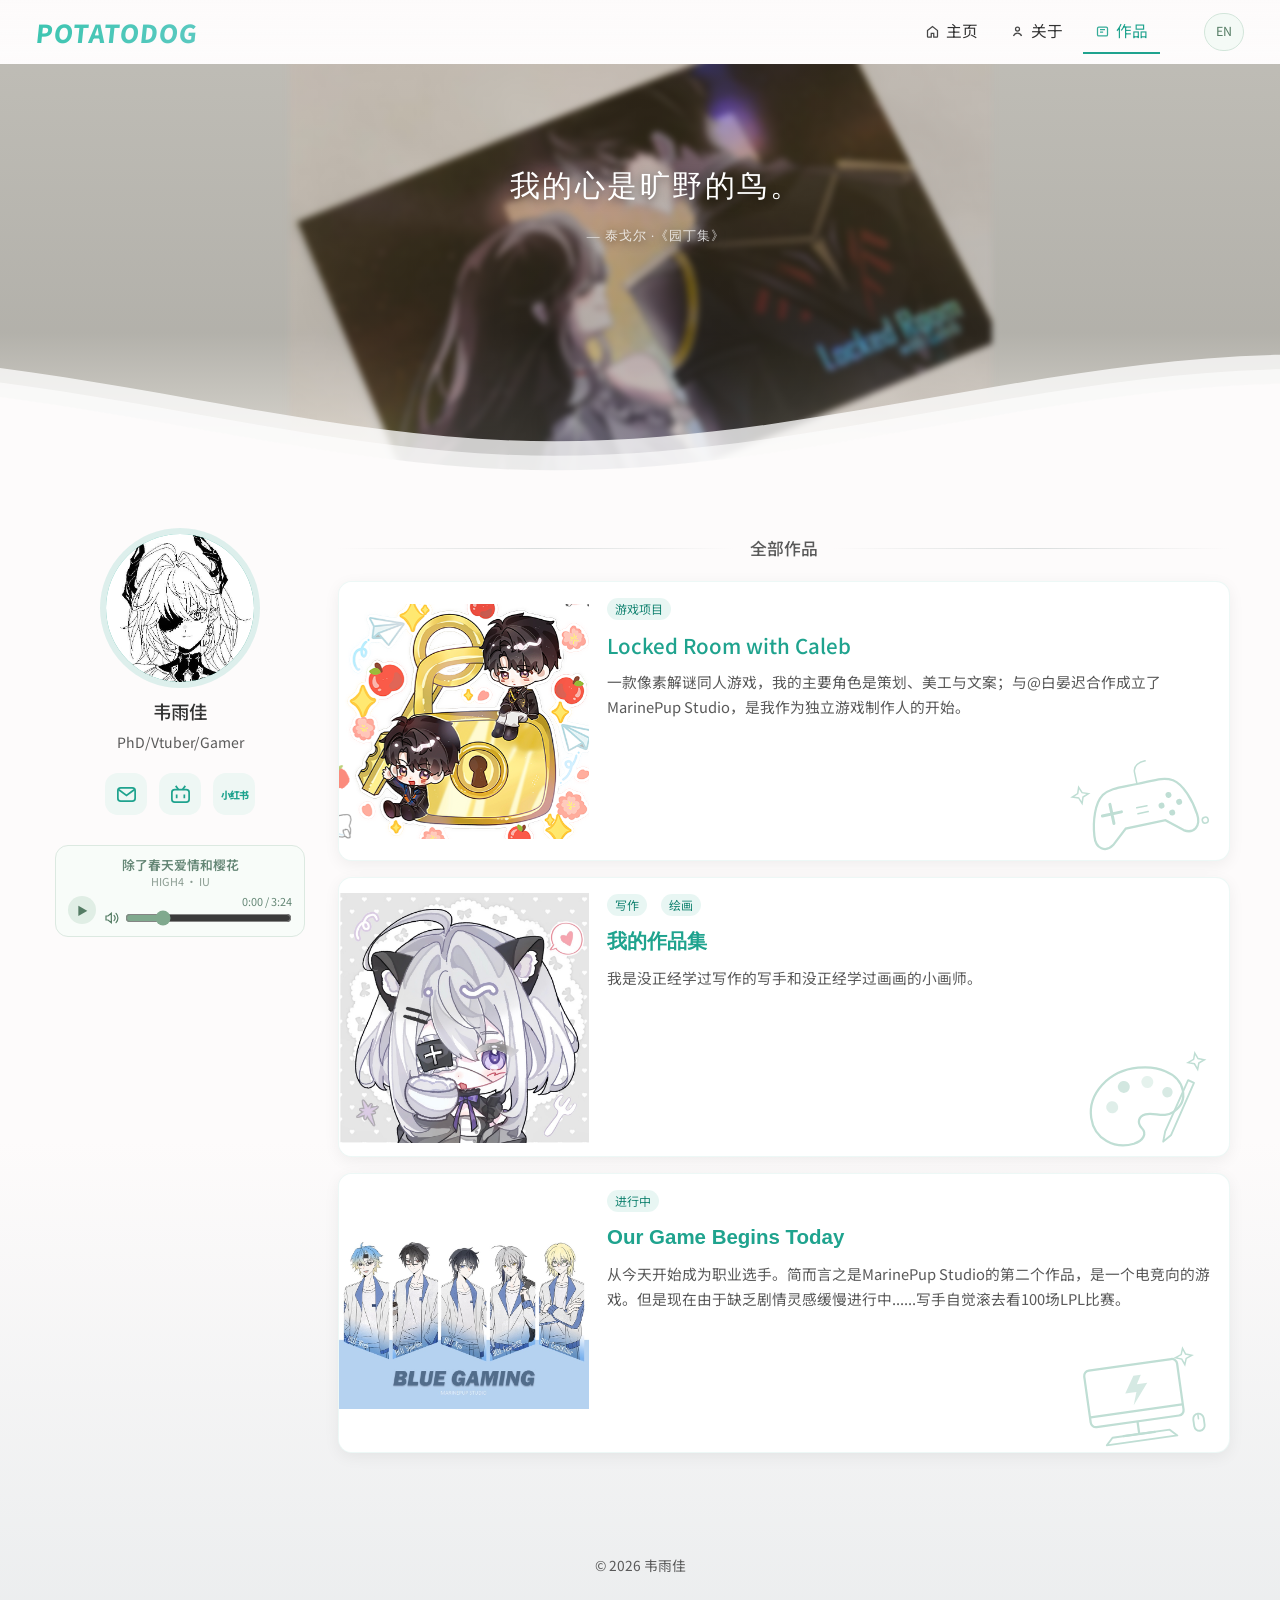
<file: works.html>
<!DOCTYPE html>
<html lang="zh-CN">
  <head>
    <meta charset="UTF-8" />
    <meta name="viewport" content="width=device-width, initial-scale=1" />
    <title>Works · PotatoDog</title>
    <meta name="description" content="魏瑜嘉的作品。" />
    <link rel="preconnect" href="https://fonts.googleapis.com" />
    <link rel="preconnect" href="https://fonts.gstatic.com" crossorigin />
    <link
      href="https://fonts.googleapis.com/css2?family=M+PLUS+Rounded+1c:wght@400;500;700;800&family=Noto+Sans+SC:wght@400;500;600;700&display=swap"
      rel="stylesheet"
    />
    <link rel="stylesheet" href="styles.css?translation-scope-114" />
  </head>
  <body class="page-inner page-about page-works">
    <a class="skip-link" href="#main">跳到正文</a>
    <header class="topbar">
      <a class="logo" href="index.html">POTATODOG</a>
      <nav class="nav" aria-label="主导航">
        <a href="index.html">
          <svg viewBox="0 0 24 24" fill="none" stroke="currentColor" stroke-width="2" aria-hidden="true">
            <path d="M4 10.5 12 4l8 6.5V20a1 1 0 0 1-1 1h-5v-6H10v6H5a1 1 0 0 1-1-1z" />
          </svg>
          <span>主页</span>
        </a>
        <a href="about.html">
          <svg viewBox="0 0 24 24" fill="none" stroke="currentColor" stroke-width="2" aria-hidden="true">
            <circle cx="12" cy="8" r="3.2" />
            <path d="M5.5 19.2c1.2-3 4-4.7 6.5-4.7s5.3 1.7 6.5 4.7" />
          </svg>
          <span>关于</span>
        </a>
        <a href="works.html" aria-current="page">
          <svg viewBox="0 0 24 24" fill="none" stroke="currentColor" stroke-width="2" aria-hidden="true">
            <rect x="4" y="5" width="16" height="14" rx="2" />
            <path d="M8 9h8M8 13h5" />
          </svg>
          <span>作品</span>
        </a>
      </nav>
      <button class="language-toggle" type="button" aria-label="Switch to English" lang="en">EN</button>
    </header>

    <div class="banner">
      <div class="banner-title">
        <h1 class="about-banner-poem"><span>我的心是旷野的鸟。</span></h1>
        <p class="poem-source">— 泰戈尔 ·《园丁集》</p>
      </div>
      <div class="wave-wrap" aria-hidden="true">
        <svg class="wave" xmlns="http://www.w3.org/2000/svg" xmlns:xlink="http://www.w3.org/1999/xlink" viewBox="0 24 150 28" preserveAspectRatio="none">
          <defs>
            <path id="gentle-wave" d="m -160,44.4 c 30,0 58,-18 87.7,-18 30.3,0 58.3,18 87.3,18 30,0 58,-18 88,-18 30,0 58,18 88,18 l 0,34.5 -351,0 z"></path>
          </defs>
          <g class="parallax">
            <use href="#gentle-wave" xlink:href="#gentle-wave" x="50" y="0"></use>
            <use href="#gentle-wave" xlink:href="#gentle-wave" x="50" y="3"></use>
            <use href="#gentle-wave" xlink:href="#gentle-wave" x="50" y="6"></use>
          </g>
        </svg>
      </div>
    </div>

    <div class="layout" id="main">
      <aside class="sidebar">
        <img class="avatar" src="assets/avatar-character.jpg" alt="韦雨佳的头像" width="148" height="148" />
        <h2>韦雨佳</h2>
        <p class="bio">PhD/Vtuber/Gamer</p>
        <div class="social-links" aria-label="社交平台">
          <button class="social-button social-email" type="button" data-copy-email="yujiawei20032001@gmail.com" title="复制邮箱" aria-label="复制邮箱"><svg viewBox="0 0 24 24" fill="none" stroke="currentColor" stroke-width="1.8" aria-hidden="true"><rect x="3" y="5" width="18" height="14" rx="3"/><path d="m4 7 8 6 8-6"/></svg></button>
          <a class="social-button social-bilibili" href="https://space.bilibili.com/1472623179" target="_blank" rel="noopener noreferrer" title="B站" aria-label="B站"><svg viewBox="0 0 24 24" fill="none" stroke="currentColor" stroke-width="1.8" aria-hidden="true"><rect x="3" y="7" width="18" height="13" rx="3"/><path d="m7 3 3 4m7-4-3 4M8 12v4m8-4v4"/></svg></a>
          <a class="social-button social-rednote" translate="no" href="https://www.xiaohongshu.com/user/profile/66b4f20d000000001d0315da?xsec_token=ABp3HWjF4RAVb65QNgbdO6PsRhr-Y3VeYA6TBN5Xz-QTk%3D&amp;xsec_source=pc_search" target="_blank" rel="noopener noreferrer" title="小红书" aria-label="小红书"><span aria-hidden="true">小红书</span></a>
        </div>
        <div class="sidebar-music" aria-label="音乐播放器">
          <p class="sidebar-music-title">除了春天爱情和樱花</p>
          <p class="sidebar-music-artist">HIGH4 · IU</p>
          <audio autoplay preload="metadata" src="assets/spring-love-cherry-blossoms.mp3"></audio>
          <div class="music-controls">
            <button class="music-play" type="button" aria-label="播放" aria-pressed="false">▶</button>
            <div class="music-adjustments">
              <div class="music-time" aria-label="播放时间"><span class="music-current">0:00</span><span aria-hidden="true"> / </span><span class="music-duration">--:--</span></div>
              <label class="music-volume-row"><span class="music-volume-label"><svg viewBox="0 0 24 24" fill="none" stroke="currentColor" stroke-width="1.8" aria-hidden="true"><path d="M11 5 6 9H3v6h3l5 4V5Z"/><path d="M15 8a6 6 0 0 1 0 8m3-11a10 10 0 0 1 0 14" stroke-linecap="round"/></svg></span><input class="music-volume" type="range" min="0" max="1" step="0.01" value="0.2" aria-label="音量" /></label>
            </div>
          </div>
        </div>
      </aside>

      <main class="content">
        <h2 class="section-title">全部作品</h2>
        <div class="posts">
          <article class="post" id="work-1">
            <a class="post-cover caleb-work-cover" href="locked-room.html" aria-label="查看 Locked Room with Caleb"><img src="assets/locked-room-caleb.png" alt="Locked Room with Caleb：角色与金色锁的插画" width="428" height="402" /></a>
            <div class="post-body">
              <div class="meta"><span class="chip">游戏项目</span></div>
              <h3><a href="locked-room.html">Locked Room with Caleb</a></h3>
              <p>一款像素解谜同人游戏，我的主要角色是策划、美工与文案；与@白晏迟合作成立了MarinePup Studio，是我作为独立游戏制作人的开始。</p>
              <svg class="game-card-decoration" viewBox="0 0 200 140" fill="none" aria-hidden="true"><path d="M52 43c12-7 24-5 48-5s36-2 48 5c12 8 20 31 22 51 2 17-10 25-22 17l-21-18H73l-21 18c-12 8-24 0-22-17 2-20 10-43 22-51Z" stroke="currentColor" stroke-width="3"/><path d="M59 57v26M46 70h26" stroke="currentColor" stroke-width="4" stroke-linecap="round"/><circle cx="138" cy="61" r="4" fill="currentColor"/><circle cx="150" cy="73" r="4" fill="currentColor"/><circle cx="126" cy="73" r="4" fill="currentColor"/><circle cx="138" cy="85" r="4" fill="currentColor"/><path d="M93 69h14M93 77h14M100 38V22c0-9 9-12 17-12" stroke="currentColor" stroke-width="2" stroke-linecap="round"/><path d="m20 34 3-8 3 8 8 3-8 3-3 8-3-8-8-3Z" stroke="currentColor" stroke-width="2"/><circle cx="179" cy="104" r="4" stroke="currentColor" stroke-width="2"/></svg>
            </div>
          </article>
          <article class="post" id="work-2">
            <a class="post-cover portfolio-cover" href="portfolio.html" aria-label="查看我的作品集"><img src="assets/portfolio-cover-chibi.jpeg" alt="银发猫耳角色插画" width="886" height="886" loading="lazy" /></a>
            <div class="post-body">
              <div class="meta">
                <span class="chip">写作</span>
                <span class="chip">绘画</span>
              </div>
              <h3 style="font-family: 'PingFang SC', 'Microsoft YaHei', 'Heiti SC', sans-serif; font-weight: 700;"><a href="portfolio.html">我的作品集</a></h3>
              <p>我是没正经学过写作的写手和没正经学过画画的小画师。</p>
<svg class="art-card-decoration" viewBox="0 0 200 140" fill="none" aria-hidden="true"><path d="M103 22c-40-3-72 23-73 55-1 29 24 47 50 44 13-2 20-10 14-19-5-8-2-16 8-17 13-1 23 10 38 3 23-11 22-40-2-55-10-7-23-10-35-11Z" stroke="currentColor" stroke-width="3"/><circle cx="60" cy="68" r="8" fill="currentColor" opacity=".5"/><circle cx="80" cy="44" r="8" fill="currentColor" opacity=".7"/><circle cx="112" cy="43" r="8" fill="currentColor" opacity=".4"/><circle cx="136" cy="61" r="7" fill="currentColor" opacity=".6"/><path d="m124 112 42-62 7 5-42 63-12 7Z" stroke="currentColor" stroke-width="2.5" stroke-linejoin="round"/><path d="m178 24 3-8 3 8 8 3-8 3-3 8-3-8-8-3Z" stroke="currentColor" stroke-width="2"/></svg>
            </div>
          </article>
          <article class="post" id="work-3">
            <div class="post-cover esports-work-cover"><img src="assets/our-game-cover.jpeg" alt="Our Game Begins Today：BLUE GAMING 战队角色展示" width="1182" height="665" loading="lazy" /></div>
            <div class="post-body">
              <div class="meta">
                <span class="chip">进行中</span>
              </div>
              <h3 style="font-family: 'PingFang SC', 'Microsoft YaHei', 'Heiti SC', sans-serif; font-weight: 700; color: var(--shoka);">Our Game Begins Today</h3>
              <p>从今天开始成为职业选手。简而言之是MarinePup Studio的第二个作品，是一个电竞向的游戏。但是现在由于缺乏剧情灵感缓慢进行中......写手自觉滚去看100场LPL比赛。</p>
              <svg class="esports-card-decoration" viewBox="0 0 200 140" fill="none" aria-hidden="true"><rect x="28" y="22" width="125" height="76" rx="7" stroke="currentColor" stroke-width="3"/><path d="M29 84h123M90 99v15M69 115h42" stroke="currentColor" stroke-width="3" stroke-linecap="round"/><path d="m45 124 9-9h77l9 9H45Z" stroke="currentColor" stroke-width="2.5" stroke-linejoin="round"/><path d="m93 37-14 22h15l-6 17 22-27H96l7-12Z" fill="currentColor" opacity=".65"/><rect x="164" y="99" width="14" height="23" rx="7" stroke="currentColor" stroke-width="2.5"/><path d="M171 100v6M160 18l3-8 3 8 8 3-8 3-3 8-3-8-8-3Z" stroke="currentColor" stroke-width="2" stroke-linecap="round"/></svg>
            </div>
          </article>
        </div>
      </main>
    </div>

    <footer class="site-footer">
      <p>© <span id="year"></span> 韦雨佳</p>
    </footer>
    <script src="script.js?title-117"></script>
  </body>
</html>
</file>
<file: styles.css>
/* Palette matched to https://blog.qjyg.de/ light theme. */
:root {
  --bg: #fdfbfb;
  --gradient-bg-start: #fdfbfb;
  --gradient-bg-end: #ebedee;
  --card: #fff;
  --ink: #333;
  --muted: #595959;
  --line: #d9dddd;
  --primary: #30b5a8;
  --shoka: #1fa38e;
  --shoka-dark: #178573;
  --shoka-light: #3ec5b1;
  --gradient-pink: linear-gradient(to right, #3ec5b1 0%, #5ac9c0 100%);
  --gradient-header: linear-gradient(-225deg, #e3f4ef 0%, #d9eeed 100%);
}

* {
  box-sizing: border-box;
}

html {
  scroll-behavior: smooth;
}

body {
  margin: 0;
  min-height: 100vh;
  color: var(--ink);
  background: linear-gradient(to top, var(--gradient-bg-end) 0, var(--gradient-bg-start) 30%);
  font-family: "PingFang SC", "Microsoft YaHei", "Noto Sans SC", "Heiti SC", Arial, sans-serif;
  line-height: 1.7;
}

a {
  color: var(--shoka);
  text-decoration: none;
}

img {
  max-width: 100%;
}

.skip-link {
  position: absolute;
  left: -999px;
  top: 8px;
}

.skip-link:focus {
  left: 12px;
  z-index: 40;
  background: var(--shoka-dark);
  color: #fff;
  padding: 8px 12px;
}

.topbar {
  position: sticky;
  top: 0;
  z-index: 20;
  display: flex;
  align-items: center;
  gap: 28px;
  min-height: 64px;
  padding: 0 36px;
  background: linear-gradient(to bottom, rgba(253, 251, 251, 0.96), rgba(253, 251, 251, 0.82));
}

.logo {
  font-weight: 800;
  font-size: 1.55rem;
  letter-spacing: 0.04em;
  background: var(--gradient-pink);
  -webkit-background-clip: text;
  background-clip: text;
  color: transparent;
  transform: skewX(-6deg);
}

.nav {
  display: flex;
  gap: 8px;
}

.nav a {
  display: inline-flex;
  align-items: center;
  gap: 6px;
  color: var(--ink);
  padding: 8px 12px;
  border-bottom: 2px solid transparent;
  font-size: 0.98rem;
}

.nav a[aria-current="page"],
.nav a:hover {
  color: var(--shoka);
  border-bottom-color: var(--shoka);
}

.nav svg {
  width: 15px;
  height: 15px;
  opacity: 0.9;
}

.banner {
  position: relative;
  z-index: 0;
  height: 60dvh;
  max-height: 50rem;
  min-height: 22rem;
  display: grid;
  place-items: center;
  overflow: hidden;
  background: linear-gradient(135deg, #8caa9d 0%, #9ab1a7 50%, #9ea5a3 100%);
}

.banner-title {
  position: relative;
  z-index: 1;
  text-align: center;
  color: #fff;
  text-shadow: 0 2px 12px rgba(31, 65, 56, 0.2);
  padding: 0 20px 4rem;
}

.wave-wrap {
  width: 100%;
  height: 15dvh;
  min-height: 3.125rem;
  max-height: 9.375rem;
  position: absolute;
  left: 0;
  bottom: 0;
  pointer-events: none;
}

.wave-wrap .wave {
  display: block;
  width: 100%;
  height: 100%;
  margin: 0;
}

.wave-wrap .parallax > use {
  fill: var(--gradient-bg-start);
  animation: move-forever 12s linear infinite;
}

.wave-wrap .parallax > use:first-child {
  opacity: 0.75;
  filter: brightness(110%);
  animation-delay: -2s;
}

.wave-wrap .parallax > use:nth-child(2) {
  opacity: 0.6;
  filter: brightness(125%);
  animation-duration: 7s;
  animation-delay: -3s;
}

.wave-wrap .parallax > use:nth-child(3) {
  opacity: 1;
  animation-duration: 4s;
  animation-delay: -4s;
}

@keyframes move-forever {
  0% {
    transform: translate(-90px);
  }
  100% {
    transform: translate(85px);
  }
}

@media (prefers-reduced-motion: reduce) {
  .wave-wrap .parallax > use {
    animation: none;
  }
}

.banner-title .en {
  margin: 0;
  font-size: clamp(2.2rem, 5vw, 3.4rem);
  font-weight: 500;
  letter-spacing: 0.02em;
}

.banner-title h1 {
  margin: 4px 0 10px;
  font-size: clamp(2.4rem, 6vw, 3.8rem);
  font-weight: 500;
}

.banner-title .sub {
  margin: 0;
  color: rgba(255, 255, 255, 0.78);
  letter-spacing: 0.18em;
  font-size: 0.92rem;
}

.page-inner .banner {
  height: 42dvh;
  min-height: 16rem;
}

.page-inner .banner-title {
  padding-bottom: 3rem;
}

.page-inner .banner-title h1 {
  font-size: clamp(2rem, 5vw, 3rem);
  font-weight: 500;
}

.layout {
  width: min(1180px, calc(100% - 48px));
  margin: -48px auto 0;
  display: grid;
  grid-template-columns: 260px minmax(0, 1fr);
  gap: 28px;
  position: relative;
  z-index: 2;
  padding-bottom: 80px;
}

.sidebar {
  display: flex;
  flex-direction: column;
  align-items: center;
  text-align: center;
  padding-top: 8px;
}

.avatar {
  width: 148px;
  height: 148px;
  border-radius: 50%;
  display: grid;
  place-items: center;
  color: #fff;
  font-size: 2.4rem;
  font-weight: 700;
  background: radial-gradient(circle at 35% 30%, var(--shoka-light), var(--shoka) 55%, var(--shoka-dark));
  box-shadow: 0 0 0 6px rgba(31, 163, 142, 0.14);
}

.sidebar h2 {
  margin: 14px 0 4px;
  font-size: 1.15rem;
  font-weight: 500;
}

.sidebar .bio {
  margin: 0;
  color: var(--muted);
  font-size: 0.88rem;
  max-width: 220px;
}

.stats {
  display: flex;
  gap: 18px;
  margin-top: 16px;
  color: var(--muted);
  font-size: 0.9rem;
}

.stats strong {
  display: block;
  color: var(--ink);
  font-size: 1.05rem;
  font-weight: 600;
}

.content {
  min-width: 0;
}

.section-title {
  display: flex;
  align-items: center;
  gap: 16px;
  margin: 8px 0 18px;
  color: var(--muted);
  font-size: 1.05rem;
  font-weight: 500;
}

.section-title::before,
.section-title::after {
  content: "";
  flex: 1;
  height: 1px;
  background: linear-gradient(90deg, transparent, var(--line), transparent);
}

.posts {
  display: grid;
  gap: 16px;
}

.post {
  display: grid;
  grid-template-columns: 250px minmax(0, 1fr);
  background: var(--card);
  box-shadow: 0 4px 16px rgba(0, 0, 0, 0.06);
  border: 1px solid rgba(31, 163, 142, 0.08);
  border-radius: 14px;
  overflow: hidden;
  min-height: 168px;
}

.post-cover {
  min-height: 168px;
  background: linear-gradient(135deg, #a2a2a2 0%, #717171 50%, #c7c7c7 100%);
}

.post:nth-child(2) .post-cover {
  background: linear-gradient(135deg, #8caa9d 0%, #9ab1a7 50%, #9ea5a3 100%);
}

.post:nth-child(3) .post-cover {
  background: linear-gradient(135deg, #a6a6a6 0%, #7e7e7e 50%, #e8e8e8 100%);
}

.post-body {
  padding: 16px 18px 14px;
}

.meta {
  display: flex;
  flex-wrap: wrap;
  gap: 10px 14px;
  color: var(--muted);
  font-size: 0.8rem;
}

.chip {
  display: inline-flex;
  align-items: center;
  padding: 1px 8px;
  border-radius: 999px;
  background: rgba(31, 163, 142, 0.1);
  color: var(--shoka-dark);
  font-size: 0.75rem;
}

.post-body h3 {
  margin: 8px 0 6px;
  font-size: 1.28rem;
  font-weight: 500;
}

.post-body h3 a {
  color: var(--shoka);
}

.post-body h3 a:hover {
  color: var(--shoka-dark);
}

.post-body p {
  margin: 0;
  color: var(--muted);
  font-size: 0.92rem;
}

.tags {
  display: flex;
  gap: 8px;
  margin-top: 12px;
  flex-wrap: wrap;
}

.article {
  background: var(--card);
  box-shadow: 0 4px 16px rgba(0, 0, 0, 0.05);
  border-radius: 14px;
  padding: 22px 26px 32px;
}

.article h2 {
  margin: 0 0 8px;
  font-size: 1.7rem;
  font-weight: 500;
}

.article h3 {
  margin: 26px 0 8px;
  font-size: 1.05rem;
  font-weight: 600;
}

.article .lead {
  color: var(--muted);
  margin-top: 0;
}

.article p,
.article li {
  color: var(--ink);
}

.article ul {
  padding-left: 1.2em;
}

.site-footer {
  width: min(1180px, calc(100% - 48px));
  margin: 0 auto;
  padding: 8px 0 40px;
  color: var(--muted);
  font-size: 0.86rem;
  text-align: center;
}

@media (max-width: 900px) {
  .topbar {
    padding: 0 16px;
    gap: 12px;
  }

  .layout {
    width: min(1180px, calc(100% - 24px));
    grid-template-columns: 1fr;
    margin-top: -48px;
  }

  .post {
    grid-template-columns: 1fr;
  }

  .post-cover {
    min-height: 140px;
  }
}

@media (max-width: 640px) {
  .logo {
    font-size: 1.2rem;
  }

  .nav a span {
    display: none;
  }

  .nav a {
    padding: 8px;
  }
}

/* Personal homepage: a raised wave and generous space before the introduction. */
.page-home .banner {
  height: 50dvh;
  min-height: 20rem;
}

.page-home .layout {
  margin-top: 48px;
  align-items: start;
}

.home-welcome {
  padding: 30px 34px 34px;
  background: var(--card);
  border: 1px solid rgba(31, 163, 142, 0.08);
  border-radius: 18px;
  box-shadow: 0 4px 20px rgba(0, 0, 0, 0.04);
}

.home-eyebrow {
  margin: 0 0 12px;
  color: var(--shoka);
  font-size: 0.75rem;
  letter-spacing: 0.16em;
}

.home-welcome h2 {
  margin: 0 0 16px;
  font-size: clamp(1.5rem, 3vw, 2rem);
  font-weight: 500;
}

.home-welcome > p:not(.home-eyebrow) {
  margin: 0;
  color: var(--muted);
  max-width: 38em;
}

.home-actions {
  display: flex;
  flex-wrap: wrap;
  gap: 14px;
  margin-top: 28px;
}

.home-button {
  display: inline-flex;
  align-items: center;
  justify-content: center;
  gap: 24px;
  min-height: 46px;
  padding: 10px 22px;
  border: 1px solid transparent;
  border-radius: 12px;
  background: var(--gradient-pink);
  color: #fff;
  transition: box-shadow 0.2s;
}

.home-button-secondary {
  color: var(--shoka-dark);
  background: #eef8f5;
  border-color: #cde8df;
}

.home-button:hover {
  box-shadow: 0 4px 14px rgba(31, 163, 142, 0.18);
}

.home-button:focus-visible {
  outline: 2px solid var(--shoka-dark);
  outline-offset: 4px;
}

@media (max-width: 900px) {
  .page-home .layout { margin-top: 32px; gap: 32px; }
}

@media (max-width: 640px) {
  .home-welcome { padding: 24px; }
  .home-actions { flex-direction: column; }
}

/* Center the homepage title within the clear area above the animated wave. */
.page-home .banner {
  --home-wave-height: clamp(3.125rem, 15dvh, 9.375rem);
  padding-bottom: var(--home-wave-height);
}

.page-home .banner-title {
  padding: 0 20px;
}

.page-home .wave-wrap {
  height: var(--home-wave-height);
}

/* Keep the photo centered inside the existing circular avatar. */
img.avatar {
  object-fit: cover;
  object-position: 50% 45%;
}

/* User-selected photograph behind the homepage title. */
.page-home .banner {
  background-image: linear-gradient(rgba(0, 0, 0, 0.28), rgba(0, 0, 0, 0.28)), url("assets/banner.jpeg");
  background-size: cover;
  background-position: center 48%;
  background-repeat: no-repeat;
}

.page-home .banner-title {
  text-shadow: 0 2px 10px rgba(0, 0, 0, 0.5);
}

/* Photo belongs only to the homepage banner above the wave. */
.page-home .banner {
  isolation: isolate;
  overflow: hidden;
  background: #dedbd3;
}

:is(.page-home, .page-about) .banner::before {
  content: "";
  position: absolute;
  inset: -6px;
  z-index: -1;
  background: url("assets/background.jpeg") center 46% / cover no-repeat;
  filter: blur(3px);
}

:is(.page-home, .page-about) .banner::after {
  content: "";
  position: absolute;
  inset: 0;
  z-index: -1;
  background: linear-gradient(to bottom, rgba(25, 27, 26, 0.16), rgba(25, 27, 26, 0.22) 65%, rgba(253, 251, 251, 0.12));
}

.page-home .wave-wrap {
  opacity: 1;
}

/* Show more of the photo within the banner. */
:is(.page-home, .page-about) .banner::before {
  background-size: auto 220%;
  background-position: center 48%;
  mask-image: linear-gradient(to right, transparent, #000 18%, #000 82%, transparent);
  -webkit-mask-image: linear-gradient(to right, transparent, #000 18%, #000 82%, transparent);
}

@media (max-width: 640px) {
  :is(.page-home, .page-about) .banner::before { background-size: auto 140%; }
}

/* Matching homepage navigation buttons. */
.home-button,
.home-button-secondary {
  min-width: 168px;
  min-height: 48px;
  padding: 12px 24px;
  gap: 22px;
  border: 1px solid rgba(255, 255, 255, 0.35);
  border-radius: 999px;
  background: linear-gradient(110deg, #239f8c, #39b6a6);
  color: #fff;
  font-weight: 500;
  box-shadow: 0 5px 14px rgba(31, 163, 142, 0.16), inset 0 1px 0 rgba(255, 255, 255, 0.2);
  transition: transform 0.2s, box-shadow 0.2s, filter 0.2s;
}

.home-button span {
  font-size: 1.1em;
  transition: transform 0.2s;
}

.home-button:hover {
  transform: translateY(-2px);
  filter: brightness(1.04);
  box-shadow: 0 8px 20px rgba(31, 163, 142, 0.24);
}

.home-button:hover span {
  transform: translate(2px, -2px);
}

.home-button:active {
  transform: translateY(0);
}

@media (prefers-reduced-motion: reduce) {
  .home-button, .home-button span { transition: none; }
  .home-button:hover, .home-button:hover span { transform: none; }
}

.social-links { display: flex; justify-content: center; gap: 12px; margin-top: 18px; }
.social-button { display: inline-flex; align-items: center; justify-content: center; width: 42px; height: 42px; padding: 0; border: 0; border-radius: 13px; font-family: inherit; background: #eef7f4; color: #1fa38e; transition: background .2s, color .2s, transform .2s; }
.social-button svg { width: 23px; height: 23px; }
.social-rednote span { font-size: 10px; font-weight: 800; letter-spacing: -1px; }
.social-button:disabled { opacity: .7; cursor: default; }
a.social-button:hover { color: #fff; transform: translateY(-2px); }
a.social-email:hover { background: #55acd5; }
a.social-bilibili:hover { background: #fb7299; }
a.social-rednote:hover { background: #ff2442; }
.social-button:focus-visible { outline: 2px solid var(--shoka); outline-offset: 3px; }

button.social-button { cursor: pointer; }
button.social-email:hover { background: #55acd5; color: white; }
.email-text { border: 0; padding: 0; background: transparent; color: var(--shoka); font: inherit; cursor: pointer; overflow-wrap: anywhere; }
.email-notice { position: fixed; bottom: 24px; left: 50%; transform: translateX(-50%); z-index: 100; width: max-content; max-width: calc(100% - 32px); padding: 12px 20px; border-radius: 14px; background: #fff; color: #178573; box-shadow: 0 4px 24px #0002; opacity: 0; visibility: hidden; overflow-wrap: anywhere; }
.email-notice.visible { opacity: 1; visibility: visible; }

/* Align introductory paragraphs with the full width of the welcome card. */
.home-welcome > p:not(.home-eyebrow) {
  max-width: none;
  width: 100%;
  text-wrap: pretty;
  overflow-wrap: break-word;
}

.home-welcome { position: relative; isolation: isolate; }
.home-decoration { position: absolute; right: 18px; top: 78px; width: 160px; height: 150px; color: var(--shoka); z-index: -1; pointer-events: none; }
@media (max-width: 640px) { .home-decoration { width: 95px; height: 90px; right: 12px; top: 135px; opacity: .7; } }

.home-welcome { position: relative; isolation: isolate; }
.home-decoration { position: absolute; top: 12px; right: 18px; width: 150px; height: 100px; color: #80c5b6; opacity: .3; pointer-events: none; z-index: -1; }
@media (max-width: 640px) { .home-decoration { width: 95px; height: 64px; right: 8px; top: 8px; opacity: .2; } }

/* Large pale-green motif fading into the upper-right quarter of the card. */
.home-welcome { overflow: hidden; }
.home-decoration {
  top: -22px;
  right: -28px;
  width: 50%;
  height: 50%;
  min-height: 200px;
  color: #a8dbc0;
  opacity: .5;
  mask-image: linear-gradient(225deg, #000 12%, rgba(0,0,0,.8) 42%, transparent 78%);
  -webkit-mask-image: linear-gradient(225deg, #000 12%, rgba(0,0,0,.8) 42%, transparent 78%);
}
.home-welcome::before {
  content: "";
  position: absolute;
  top: 0;
  right: 0;
  width: 55%;
  height: 55%;
  z-index: -1;
  pointer-events: none;
  background: radial-gradient(ellipse at top right, rgba(183, 228, 199, .35), rgba(218, 241, 225, .12) 48%, transparent 74%);
}
@media (max-width: 640px) {
  .home-decoration { width: 60%; height: 32%; min-height: 150px; top: -10px; right: -24px; opacity: .4; }
}

/* Match the planet motif to the homepage buttons. */
.home-decoration { color: #239f8c; }

/* Pale-green homepage buttons. */
.home-button, .home-button-secondary {
  background: #daf0df;
  color: #237b65;
  border-color: #c4e3cd;
  box-shadow: 0 4px 12px rgba(55, 119, 81, .1), inset 0 1px 0 rgba(255, 255, 255, .6);
}
.home-button:hover {
  background: #cde9d4;
  filter: none;
  box-shadow: 0 7px 18px rgba(55, 119, 81, .16);
}

/* Use the same resting colors as the social buttons. */
.home-button, .home-button-secondary {
  background: #eef7f4;
  color: #1fa38e;
  border-color: #dceee7;
}
.home-button:hover { background: #dfefe8; }

.about-sections { display: grid; gap: 24px; align-content: start; }
.about-navigation { display: flex; gap: 12px; flex-wrap: wrap; }
.about-navigation a { padding: 9px 20px; border-radius: 999px; background: #eef7f4; color: #1fa38e; border: 1px solid #dceee7; }
.about-navigation a:hover { background: #dfefe8; }
.about-panel { scroll-margin-top: 90px; position: relative; border: 1px solid #e4efe9; padding: 30px; background: linear-gradient(135deg, #fff 65%, #f0f8f3); }
.about-kicker { margin: 0 0 12px; font-size: .75rem; letter-spacing: .15em; color: var(--shoka) !important; }
.about-panel .about-placeholder { color: var(--muted); }
@media(max-width:640px) { .about-panel { padding:24px; } }

.about-cards { display: flex; flex-direction: column; gap: 22px; }
.about-cards .section-title { margin-bottom: 0; }
.about-entry { display: grid; grid-template-columns: 38% 1fr; overflow: hidden; border-radius: 16px; background: white; box-shadow: 0 5px 22px #0000000c; transition: box-shadow .2s; }
.about-entry:hover { box-shadow: 0 8px 26px #00000015; }
.about-entry-cover { min-height: 225px; display: flex; flex-direction: column; align-items: center; justify-content: center; gap: 12px; color: #338d79; background: linear-gradient(135deg,#e1f3ec,#b6d8cd); }
.about-entry-cover span { font-size: 76px; line-height: 1; }
.about-entry-cover small { letter-spacing: .2em; font-size: 10px; }
.personal-cover { background: linear-gradient(135deg,#edf4de,#c7dfca); }
.about-entry-body { padding: 28px; }
.about-entry-body h2 { font-size: 1.5rem; margin: 12px 0 10px; font-weight: 500; }
.about-entry-body p { color: var(--muted); margin: 0 0 20px; font-size: .93rem; }
.about-read { display: inline-flex; align-items: center; gap: 18px; border-radius: 999px; padding: 8px 18px; background: #eef7f4; color: #1fa38e; font-size: .85rem; }
.personal-entry .about-entry-cover { order: 2; }
.personal-entry { grid-template-columns: 1fr 38%; }
.back-to-about { display: inline-block; margin: 0 0 18px; }
@media (max-width: 900px) { .about-entry, .personal-entry { grid-template-columns: 1fr; } .personal-entry .about-entry-cover { order: 0; } .about-entry-cover { min-height: 160px; } }

/* Keep inner-page content clear of the wave. */
.page-inner .layout { margin-top: 40px; }
@media (max-width: 900px) { .page-inner .layout { margin-top: 32px; } }

.about-poem { position: relative; margin: 0 0 12px; padding: 42px 46px 36px; border-radius: 18px; background: linear-gradient(135deg,#f5faf7,#e7f2ec); overflow: hidden; }
.poem-mark { position: absolute; right: 26px; top: -24px; font-family: Georgia,serif; font-size: 180px; color: #bfdccd; opacity: .6; line-height: 1.2; }
.about-poem blockquote { position: relative; margin: 0; color: #355d50; font-family: "Noto Serif SC","Songti SC",serif; font-size: clamp(1.25rem,2.1vw,1.65rem); line-height: 2; letter-spacing: .08em; }
.about-poem blockquote p { margin: 0 0 22px; }
.about-poem blockquote p:last-child { margin-bottom: 0; }
.about-poem figcaption { margin-top: 28px; color: #6d887d; font-size: .85rem; letter-spacing: .04em; }
.about-poem cite { font-style: normal; }
.about-poem figcaption small { display: block; margin-top: 5px; font-size: .7rem; opacity: .8; }
@media(max-width:640px) { .about-poem { padding: 30px 24px; } }

/* Poetry replaces the About heading above the wave. */
.page-about .banner { height: 46dvh; min-height: 340px; padding-bottom: clamp(50px,15dvh,150px); }
.page-about .banner-title { width: 100%; box-sizing: border-box; justify-self: center; align-self: center; padding: 0 24px; text-align: center; }
.page-about .about-banner-poem, .page-about .poem-source { text-align: center; margin-left: auto; margin-right: auto; }
.page-about .banner-title .about-banner-poem { margin: 0; font-family: "Noto Serif SC", "Songti SC", serif; font-size: clamp(1.2rem,2.5vw,1.9rem); line-height: 1.8; letter-spacing: .08em; }
.about-banner-poem span { display: block; }
.about-banner-poem .poem-final { margin-top: 10px; }
.poem-source { margin: 12px 0 0; font-size: .8rem; letter-spacing: .08em; color: rgba(255,255,255,.8); }

/* Slight optical adjustment for the About poem. */
.page-about .banner-title { transform: translateX(16px); }

/* The About poem shares the homepage photo treatment. */
.page-about .banner { isolation: isolate; overflow: hidden; background: #dedbd3; }
.page-about .banner-title { text-shadow: 0 2px 10px rgba(0, 0, 0, .5); }

/* Shared serif lettering for the homepage and About banners. */
.page-home .banner-title, .page-about .banner-title { font-family: "Noto Serif SC", "Songti SC", serif; }

/* Slightly smaller lettering across the homepage banner. */
.page-home .banner-title .en { font-size: clamp(1.9rem, 4.4vw, 3rem); }
.page-home .banner-title h1 { font-size: clamp(2.1rem, 5.2vw, 3.3rem); }
.page-home .banner-title .sub { font-size: clamp(.9rem, 1.35vw, 1.05rem); line-height: 1.7; }

/* Align the homepage title group with the About banner. */
.page-home .banner { height: 46dvh; min-height: 340px; padding-bottom: clamp(50px, 15dvh, 150px); }
.page-home .banner-title { width: 100%; box-sizing: border-box; padding: 0 24px; transform: translateX(16px); }
.page-home .banner-title .en { font-size: clamp(1.7rem, 3.1vw, 2.25rem); line-height: 1.5; }
.page-home .banner-title h1 { font-size: clamp(1.9rem, 3.6vw, 2.6rem); line-height: 1.5; margin: 6px 0 10px; }
.page-home .banner-title .sub { font-size: clamp(.95rem, 1.35vw, 1.1rem); line-height: 1.7; }

/* Align About cards with the homepage welcome card. */
.page-about .layout { margin-top: 48px; align-items: start; }
@media (max-width: 900px) { .page-about .layout { margin-top: 32px; } }

.academic-cover { position: relative; overflow: hidden; }
.academic-cover img { position: absolute; inset: 0; width: 100%; height: 100%; object-fit: cover; object-position: left center; }

.personal-cover { position: relative; overflow: hidden; }
.personal-cover img { position: absolute; inset: 0; width: 100%; height: 100%; object-fit: cover; object-position: center 65%; }

/* Soft capsule labels for the two personal archives. */
.about-entry-body .chip {
  gap: 7px;
  padding: 6px 13px;
  border: 1px solid #d5e9df;
  background: linear-gradient(135deg, #f4faf6, #e7f3ec);
  color: #43836d;
  font-size: .76rem;
  font-weight: 500;
  line-height: 1.4;
  letter-spacing: .04em;
  box-shadow: inset 0 1px 0 rgba(255,255,255,.85);
}
.about-entry-body .chip::before {
  content: "";
  width: 5px;
  height: 5px;
  border-radius: 50%;
  background: #81b9a0;
  flex-shrink: 0;
}

/* Book badge for the academic archive. */
.academic-chip { display: inline-flex; align-items: center; gap: 8px; padding: 7px 13px; border: 1px solid #d6e8df; border-radius: 10px; background: linear-gradient(135deg, #f1f8f3, #e3f1e9); color: #42816d; font-size: .78rem; letter-spacing: .04em; box-shadow: 0 2px 6px rgba(50, 110, 85, .05); }
.academic-chip svg { width: 19px; height: 19px; flex: none; }

/* A quiet handwritten-style aside above the academic title. */
.academic-musing { display: inline-flex; align-items: center; gap: 9px; color: #719386; font-size: .8rem; letter-spacing: .08em; line-height: 1.7; }
.academic-musing svg { width: 18px; height: 18px; flex: none; opacity: .8; transform: rotate(-8deg); }
.academic-musing::after { content: ""; width: 28px; height: 1px; margin-left: 3px; background: linear-gradient(to right, #a6c6b8, transparent); transform: rotate(-8deg); }

/* Academic details share the About page's banner and content grid. */
.page-academic .about-detail { display: flex; flex-direction: column; gap: 22px; min-width: 0; }
.page-academic .back-to-about { align-self: flex-start; line-height: 1.5; }
.page-academic .about-panel { margin: 0; box-sizing: border-box; width: 100%; }
.page-academic .banner-title h1 { margin: 0; font-size: clamp(1.9rem, 3.6vw, 2.6rem); line-height: 1.5; }

/* Balanced three-line verse on the academic page. */
.page-academic .banner-title .about-banner-poem { font-size: clamp(1.15rem, 2.4vw, 1.8rem); line-height: 1.85; font-weight: 500; letter-spacing: .06em; }
.page-academic .about-banner-poem .poem-final { margin-top: 0; }
.page-academic .poem-source { margin-top: 18px; font-size: .78rem; line-height: 1.6; letter-spacing: .06em; }

/* Academic resume: readable sections within the existing card. */
.academic-profile .lead { margin-bottom: 18px; }
.research-interests { display: flex; flex-wrap: wrap; gap: 8px; margin: 16px 0 24px; }
.research-interests span { padding: 6px 12px; border-radius: 8px; background: #eef7f2; color: #49816b; font-size: .82rem; }
.academic-nav { display: flex; flex-wrap: wrap; gap: 10px 18px; padding: 16px 0; border-top: 1px solid #e5eee9; border-bottom: 1px solid #e5eee9; font-size: .85rem; }
.academic-nav a { color: #43836d; }
.cv-section { margin-top: 36px; scroll-margin-top: 90px; }
.cv-section h3 { display: flex; align-items: baseline; flex-wrap: wrap; gap: 12px; font-size: 1.15rem; margin: 0 0 20px; color: #355b4e; }
.cv-section h3 small { color: #8da497; font-size: .65rem; letter-spacing: .1em; font-weight: 400; }
.cv-entry { margin-left: 4px; padding: 0 0 22px 18px; border-left: 2px solid #dcebe2; }
.cv-entry:last-child { padding-bottom: 0; }
.cv-entry-heading { display: flex; flex-direction: column; gap: 4px; margin-bottom: 9px; }
.cv-entry h4 { margin: 0; font-size: 1rem; line-height: 1.65; font-weight: 500; }
.cv-entry time { color: #86988e; font-size: .78rem; }
.academic-profile .cv-entry p { margin: 6px 0; font-size: .9rem; line-height: 1.9; overflow-wrap: anywhere; }
.academic-profile .cv-role { color: #64917c; font-size: .8rem; }
.publication-citation { color: #3b5147; }
.cv-skills { margin: 0; display: grid; gap: 14px; }
.cv-skills div { display: grid; grid-template-columns: 88px 1fr; gap: 12px; font-size: .9rem; line-height: 1.8; }
.cv-skills dt { color: #53846b; }
.cv-skills dd { margin: 0; color: var(--muted); }
.cv-contact { display: flex; flex-wrap: wrap; gap: 10px 20px; margin-top: 32px; padding-top: 20px; border-top: 1px solid #e5eee9; font-size: .85rem; color: #53846b; }
@media(max-width:640px) { .academic-profile { padding: 24px 20px; } .cv-entry { padding-left: 12px; } .cv-skills div { grid-template-columns: 1fr; gap: 2px; } }

/* Resume disclosure supports mouse, touch and keyboard. */
.profile-details { margin-top: 24px; }
.profile-details > summary { list-style: none; display: flex; align-items: center; justify-content: space-between; gap: 18px; padding: 14px 18px; border: 1px solid #dceee7; border-radius: 12px; background: #eef7f4; color: #43836d; font-size: .9rem; cursor: pointer; }
.profile-details > summary::-webkit-details-marker { display: none; }
.profile-details > summary:hover { background: #dfefe8; }
.profile-details > summary:focus-visible { outline: 2px solid #1fa38e; outline-offset: 4px; }
.profile-toggle { font-size: 1.2rem; }
.profile-close { display: none; }
.profile-details[open] > summary .profile-open { display: none; }
.profile-details[open] > summary .profile-close { display: inline; }
.profile-details > summary .profile-toggle { transform: rotate(0deg); }
.profile-details[open] > summary .profile-toggle { transform: rotate(45deg); }
.profile-details-body { padding-top: 22px; }

/* Consistent Chinese typography; preserve the poetry's serif lettering. */
button, input, textarea, select { font-family: inherit; }
.page-home .banner-title { font-family: inherit; }
.page-home .banner-title .sub { font-family: "Noto Serif SC", "Songti SC", serif; }

.academic-profile-heading { display: flex; align-items: center; justify-content: space-between; gap: 20px; flex-wrap: wrap; margin-bottom: 12px; }
.academic-profile-heading h2 { margin: 0; }
.cv-download { display: inline-flex; align-items: center; gap: 10px; padding: 11px 16px; border: 1px solid #dceee7; border-radius: 12px; background: #eef7f4; color: #43836d; font-size: .85rem; transition: background .2s, transform .2s; }
.cv-download:hover { background: #dfefe8; transform: translateY(-2px); }
.cv-download svg { width: 22px; height: 22px; flex: none; }
.cv-download small { display: block; color: #789789; font-size: .65rem; letter-spacing: .04em; }
.cv-download:focus-visible { outline: 2px solid #1fa38e; outline-offset: 4px; }

/* A restrained sage download button. */
.cv-download { gap: 10px; padding: 10px 18px; border: 1px solid #dce5ce; border-radius: 999px; background: #edf2e3; color: #617348; font-family: inherit; font-size: .82rem; font-weight: 500; letter-spacing: .03em; box-shadow: none; }
.cv-download:hover { background: #e2ebd4; border-color: #cddbbd; transform: translateY(-1px); }
.cv-download svg { width: 18px; height: 18px; opacity: .8; }
.cv-download small { color: #8a9879; font-size: .6rem; font-weight: 400; letter-spacing: .05em; line-height: 1.6; }

.cv-download-link { display: inline-flex; align-items: center; flex-wrap: wrap; gap: 10px; margin-top: 16px; color: #648675; font-size: .82rem; text-underline-offset: 4px; }
.cv-download-link span { color: #94a599; font-size: .68rem; }
.cv-download-link:hover { color: #1fa38e; text-decoration: underline; }
.cv-download-link:focus-visible { outline: 2px solid #1fa38e; outline-offset: 5px; }

/* Homepage title and motto in Song-style serif. */
.page-home .banner-title { font-family: "Songti SC", "SimSun", "Noto Serif SC", serif; }
.page-home .banner-title .sub { font-family: inherit; }

/* A small album of Lund, with each photograph kept at its own ratio. */
.memory-divider { display: flex; align-items: center; gap: 18px; margin: 36px 0 28px; color: #99bba9; }
.memory-divider::before, .memory-divider::after { content: ""; height: 1px; flex: 1; background: linear-gradient(90deg, transparent, #c8dece); }
.memory-divider::after { transform: rotate(180deg); }
.memory-divider span { font-size: 20px; }
.memory-kicker { color: #89a294; font-size: .65rem; letter-spacing: .18em; margin: 0 0 6px; }
.lund-memory h3 { margin: 0 0 14px; font-size: 1.2rem; font-weight: 500; color: #476c59; }
.lund-memory > p:not(.memory-kicker) { line-height: 1.95; margin-bottom: 24px; }
.lund-gallery { columns: 2; column-gap: 14px; }
.lund-photo { display: block; break-inside: avoid; margin: 0 0 14px; padding: 5px; background: #fff; border: 1px solid #e5ebe4; border-radius: 11px; box-shadow: 0 3px 12px rgba(44,65,49,.06); transition: transform .2s; }
.lund-photo:hover { transform: translateY(-3px); }
.lund-photo img { display: block; width: 100%; height: auto; border-radius: 7px; }
.lund-photo:focus-visible { outline: 2px solid #1fa38e; outline-offset: 3px; }
@media(max-width:540px) { .lund-gallery { columns: 1; } }

/* Gentle photo zoom on hover. */
.lund-photo { overflow: hidden; }
.lund-photo img { transition: transform .35s ease; }
@media (hover: hover) { .lund-photo:hover { transform: none; } .lund-photo:hover img { transform: scale(1.045); } }
@media (prefers-reduced-motion: reduce) { .lund-photo img { transition: none; } }

/* Planet motifs stay behind content and remain confined to the card corner. */
.academic-profile, .academic-notes { position: relative; isolation: isolate; overflow: hidden; }
.academic-profile::before, .academic-notes::before { content: ""; position: absolute; top: 0; right: 0; width: 55%; height: 260px; pointer-events: none; z-index: -1; background: radial-gradient(ellipse at top right, rgba(183,228,199,.35), rgba(218,241,225,.12) 48%, transparent 74%); }
.academic-decoration { position: absolute; top: -24px; right: -30px; width: 48%; height: 230px; color: #239f8c; opacity: .3; pointer-events: none; z-index: -1; mask-image: linear-gradient(225deg, #000 12%, rgba(0,0,0,.8) 42%, transparent 78%); -webkit-mask-image: linear-gradient(225deg, #000 12%, rgba(0,0,0,.8) 42%, transparent 78%); }
@media(max-width:640px) { .academic-decoration { width: 58%; height: 170px; opacity: .22; } }

/* Smaller corner accents with generous space between them. */
.academic-decoration { width: 150px; height: 110px; top: 12px; right: 14px; opacity: .16; mask-image: none; -webkit-mask-image: none; }
.academic-profile::before, .academic-notes::before { width: 180px; height: 140px; opacity: .4; }
.about-entry-body { position: relative; isolation: isolate; }
.archive-sprinkles { position: absolute; inset: 12px 12px auto auto; width: 130px; height: 75px; color: #8cb39d; opacity: .35; z-index: -1; pointer-events: none; }
@media(max-width:640px) { .academic-decoration { width: 110px; height: 90px; opacity: .12; } }

/* Clear geometric accents replace the illustrative motifs. */
.archive-sprinkles { width: 150px; height: 100px; top: 14px; right: 12px; color: #709c85; opacity: .8; }
.academic-decoration { width: 180px; height: 120px; top: 14px; right: 16px; color: #709c85; opacity: .8; }
.academic-profile::before, .academic-notes::before { display: none; }
@media(max-width:640px) { .academic-decoration, .archive-sprinkles { width: 110px; height: 80px; opacity: .65; } }

/* Restore the original illustrations on academic detail cards only. */
.academic-decoration { top: -24px; right: -30px; width: 48%; height: 230px; color: #239f8c; opacity: .3; mask-image: linear-gradient(225deg, #000 12%, rgba(0,0,0,.8) 42%, transparent 78%); -webkit-mask-image: linear-gradient(225deg, #000 12%, rgba(0,0,0,.8) 42%, transparent 78%); }
.academic-profile::before, .academic-notes::before { display: block; width: 55%; height: 260px; opacity: 1; }
@media(max-width:640px) { .academic-decoration { width: 58%; height: 170px; opacity: .22; } }

/* Botanical illustrations for the two About entry cards. */
.archive-sprinkles { width: 145px; height: 100px; top: 10px; right: 10px; color: #759d81; opacity: .7; }
.personal-entry .archive-sprinkles { color: #83a17c; }
@media(max-width:640px) { .archive-sprinkles { width: 110px; height: 80px; opacity: .6; } }

/* Personal archive matches the academic page's content alignment. */
.page-personal .about-detail { display: flex; flex-direction: column; gap: 22px; min-width: 0; }
.page-personal .back-to-about { align-self: flex-start; line-height: 1.5; }
.page-personal .about-panel { margin: 0; box-sizing: border-box; width: 100%; }
.page-personal .banner-title h1 { margin: 0; font-size: clamp(1.9rem, 3.6vw, 2.6rem); line-height: 1.5; }


/* Three-line poem above the personal archive wave. */
.page-personal .banner-title .about-banner-poem { font-size: clamp(1.15rem, 2.4vw, 1.8rem); line-height: 1.85; letter-spacing: .06em; }
.page-personal .poem-source { margin-top: 18px; font-size: .78rem; line-height: 1.6; }

/* Floating section guide remains visible while reading the expanded CV. */
.page-academic .academic-profile { overflow: visible; }
.academic-nav { position: sticky; top: 80px; z-index: 8; display: flex; justify-content: center; gap: 4px; margin: 0 0 24px; padding: 7px; border: 1px solid #dce9df; border-radius: 16px; background: rgba(244,249,243,.96); box-shadow: 0 6px 24px rgba(43,78,55,.12); backdrop-filter: blur(12px); font-size: .76rem; }
.academic-nav a { padding: 7px 10px; border-radius: 10px; white-space: nowrap; }
.academic-nav a:hover, .academic-nav a:focus-visible { background: #dfeddf; color: #265e45; }
.cv-section { scroll-margin-top: 160px; }
@media(max-width:640px) { .academic-nav { top: 68px; flex-wrap: nowrap; justify-content: flex-start; overflow-x: auto; max-width: 100%; border-radius: 12px; } .academic-nav a { flex: none; } }

/* Refined floating reading guide. */
.academic-nav { width: fit-content; max-width: 100%; margin: 0 auto 28px; padding: 6px; gap: 3px; border: 1px solid rgba(192,214,199,.65); border-radius: 999px; background: rgba(255,255,255,.92); box-shadow: 0 8px 28px rgba(51,78,59,.09), inset 0 1px 0 #fff; backdrop-filter: blur(16px); }
.academic-nav a { padding: 8px 12px; border-radius: 999px; color: #71877a; font-size: .75rem; font-weight: 500; letter-spacing: .025em; transition: background .2s, color .2s; }
.academic-nav a:hover { background: #f0f6ef; color: #3f7355; }
.academic-nav a.is-current { background: #e5efdf; color: #426849; box-shadow: inset 0 0 0 1px #d9e6d1; }
@media(max-width:640px) { .academic-nav { width: 100%; border-radius: 18px; } .academic-nav a { padding: 8px 11px; } }

.academic-resources { display: flex; align-items: center; justify-content: space-between; flex-wrap: wrap; gap: 14px 24px; margin-top: 18px; padding-top: 16px; border-top: 1px solid #e5eee9; }
.academic-resources .cv-download-link { margin-top: 0; }
.academic-email { display: flex; align-items: center; flex-wrap: wrap; gap: 8px; font-size: .82rem; }
.academic-email > span { color: #81978a; }

.personal-video { width: 100%; aspect-ratio: 16 / 9; margin-top: 24px; overflow: hidden; border-radius: 14px; background: #edf4ee; border: 1px solid #dce9df; }
.personal-video iframe { display: block; width: 100%; height: 100%; border: 0; }
.video-source { margin: 10px 0 28px; font-size: .8rem; text-align: right; }

.potatodog-intro { display: flex; align-items: center; gap: 28px; margin: 20px 0 28px; }
.potatodog-intro-text { flex: 1; min-width: 0; }
.potatodog-intro-text .lead { margin-top: 0; }
.potatodog-intro-text a { font-size: .82rem; }
.vtuber-bubble { width: 150px; height: 150px; flex: none; border-radius: 50%; object-fit: cover; object-position: center 30%; border: 5px solid #edf5ef; box-shadow: 0 0 0 1px #d8e7dd, 0 8px 22px rgba(61,83,67,.13); }
@media(max-width:540px) { .potatodog-intro { gap: 16px; } .vtuber-bubble { width: 100px; height: 100px; border-width: 3px; } }

/* Larger portrait bubble beside the introduction. */
.potatodog-intro { gap: 16px; }
.potatodog-intro-text { flex: 0 1 430px; }
.vtuber-bubble { width: 185px; height: 185px; transition: transform .3s ease, box-shadow .3s ease; }
@media(hover:hover) { .vtuber-bubble:hover { transform: scale(1.07); box-shadow: 0 0 0 1px #cbded1, 0 12px 28px rgba(61,83,67,.18); } }
@media(max-width:540px) { .potatodog-intro { gap: 12px; } .potatodog-intro-text { flex: 1; } .vtuber-bubble { width: 125px; height: 125px; } }
@media(prefers-reduced-motion:reduce) { .vtuber-bubble { transition: none; } }

/* Floating portrait bubble with a glassy rim and small satellite bubbles. */
.vtuber-bubble-wrap { position: relative; flex: none; margin-left: 14px; margin-top: -35px; animation: portrait-float 5s ease-in-out infinite; }
.vtuber-bubble-wrap .vtuber-bubble { display: block; border: 6px solid rgba(231,244,236,.85); box-shadow: inset 0 0 12px #fff, 0 0 0 1px #cddfd3, 0 12px 25px rgba(61,83,67,.12); }
.vtuber-bubble-wrap::before { content: ""; position: absolute; top: 12px; left: 22px; width: 58px; height: 22px; border-radius: 50%; background: linear-gradient(180deg, rgba(255,255,255,.65), transparent); transform: rotate(-35deg); pointer-events: none; z-index: 1; }
.vtuber-bubble-wrap::after { content: ""; position: absolute; width: 15px; height: 15px; right: -12px; top: 25px; border-radius: 50%; border: 1px solid #c6dfd1; background: radial-gradient(circle at 30% 25%, #fff, #e2f0e7); box-shadow: -8px 155px 0 -3px #deede3; pointer-events: none; }
@keyframes portrait-float { 0%,100% { transform: translateY(0) rotate(-1deg); } 50% { transform: translateY(-7px) rotate(1deg); } }
@media(max-width:540px) { .vtuber-bubble-wrap { margin-left: 0; margin-top: -18px; } .vtuber-bubble-wrap::after { box-shadow: none; } }
@media(prefers-reduced-motion:reduce) { .vtuber-bubble-wrap { animation: none; } }

.vtuber-showcase-link { display: inline-flex; align-items: center; gap: 10px; color: #367d60; line-height: 1.8; }
.showcase-arrow { font-size: 1.25rem; flex: none; transition: transform .25s ease; }
.vtuber-showcase-link:hover .showcase-arrow, .vtuber-showcase-link:focus-visible .showcase-arrow { transform: translate(4px, -3px); }

.vtuber-bubbles { display: flex; align-items: center; flex: none; margin-left: 8px; }
.vtuber-bubbles .vtuber-bubble-wrap { margin-left: 0; }
.vtuber-bubbles .vtuber-bubble-second { margin-left: -28px; margin-top: 65px; animation-delay: -2.5s; }
.vtuber-bubble-second .vtuber-bubble { width: 145px; height: 145px; object-position: center 25%; }
.potatodog-intro-text { flex: 1; }
@media(max-width:700px) { .potatodog-intro { flex-wrap: wrap; } .potatodog-intro-text { flex-basis: 100%; } .vtuber-bubbles { margin: 24px auto 0; } }
@media(max-width:540px) { .vtuber-bubbles .vtuber-bubble-second { margin-top: 40px; margin-left: -16px; } .vtuber-bubble-second .vtuber-bubble { width: 110px; height: 110px; } }

/* Compact text beside the model bubbles. */
.potatodog-intro { gap: 12px; }
.potatodog-intro-text { letter-spacing: 0; }
.potatodog-intro-text .lead { font-size: .95rem; line-height: 1.6; margin: 0 0 10px; }
.potatodog-intro-text p { margin: 0; }
.potatodog-intro-text .vtuber-showcase-link { gap: 6px; font-size: .79rem; line-height: 1.5; }

/* Keep the personal heading close to its introduction. */
.page-personal #personal-title { margin-bottom: 8px; }
.page-personal .potatodog-intro { margin-top: 8px; }

.page-personal #personal-title { margin-bottom: 2px; }
.page-personal .potatodog-intro { margin-top: 2px; align-items: flex-start; }

.page-personal #personal-title { margin-bottom: 10px; }
.page-personal .potatodog-intro { margin-top: 10px; }
.page-personal .potatodog-intro-text .lead { line-height: 1.7; margin-bottom: 12px; }

.personal-reflections { margin: 24px 0 30px; }
.personal-reflections > p { line-height: 1.85; margin: 0 0 14px; }
.personal-quote { margin: 22px 0 24px 18px; padding: 12px 0 12px 22px; border-left: 2px solid #a8cbb7; }
.personal-quote blockquote { margin: 0; font-family: "Songti SC", "SimSun", serif; font-size: 1.05rem; line-height: 1.8; color: #47755c; }
.personal-quote figcaption { margin-top: 8px; color: #8a9e90; font-size: .78rem; }

/* Compact personal introduction and inline poetry credit. */
.page-personal #personal-title { margin-bottom: 6px; }
.page-personal .potatodog-intro { margin-top: 4px; margin-bottom: 18px; }
.personal-reflections { margin-top: 14px; }
.personal-quote { display: flex; align-items: baseline; flex-wrap: wrap; gap: 8px 16px; margin-top: 16px; padding-top: 8px; padding-bottom: 8px; }
.personal-quote figcaption { margin-top: 0; white-space: nowrap; }

/* Lower the text beside the bubbles to fill the space above the divider. */
.page-personal .potatodog-intro-text { padding-top: 24px; }
.page-personal .personal-divider { margin-top: 20px; }
@media(max-width:700px) { .page-personal .potatodog-intro-text { padding-top: 12px; } }

.page-personal .potatodog-intro-text { padding-top: 36px; }
@media(max-width:700px) { .page-personal .potatodog-intro-text { padding-top: 20px; } }

/* Match the livestream introduction to the personal prose below. */
.page-personal .potatodog-intro-text .lead { font-family: inherit; font-size: 1rem; font-weight: 400; color: var(--ink); line-height: 1.85; margin: 0 0 14px; }

.game-preferences h3 { margin: 24px 0 12px; font-size: 1rem; font-weight: 500; color: #47755c; }
.article .game-list { list-style: none; margin: 0 0 20px; padding: 0; }
.game-list li { position: relative; padding-left: 16px; margin-bottom: 9px; font-size: 1rem; line-height: 1.85; }
.game-list li::before { content: ""; position: absolute; left: 0; top: .85em; width: 4px; height: 4px; border-radius: 50%; background: #99bda5; }
.game-list strong { font-weight: 500; color: #426e55; }
.game-preferences > p { line-height: 1.85; margin: 0 0 14px; }

.game-portrait-bubble { float: right; width: 190px; height: 190px; margin: 22px 0 22px 24px; border-radius: 50%; animation: portrait-float 6s ease-in-out infinite; }
.game-portrait-bubble img { display: block; width: 100%; height: 100%; object-fit: cover; object-position: 47% center; border-radius: 50%; border: 6px solid #edf5ef; box-shadow: 0 0 0 1px #d8e7dd, 0 10px 24px rgba(61,83,67,.13); transition: transform .3s ease; }
.game-preferences::after { content: ""; display: block; clear: both; }
@media(hover:hover) { .game-portrait-bubble:hover img { transform: scale(1.07); } }
@media(max-width:640px) { .game-portrait-bubble { width: 125px; height: 125px; margin-left: 14px; } }
@media(prefers-reduced-motion:reduce) { .game-portrait-bubble { animation: none; } .game-portrait-bubble img { transition: none; } }

.game-portrait-bubble { position: relative; }
.game-portrait-toggle { display: block; width: 100%; height: 100%; padding: 0; border: 0; border-radius: 50%; background: none; cursor: pointer; }
.game-portrait-toggle:focus-visible { outline: 2px solid #1fa38e; outline-offset: 5px; }
.game-portrait-caption { position: absolute; top: calc(100% + 10px); left: 50%; transform: translateX(-50%); padding: 8px 12px; border-radius: 12px; background: #edf5e9; color: #47755c; border: 1px solid #d8e6d0; box-shadow: 0 4px 12px #00000008; white-space: nowrap; font-size: .8rem; }
.game-portrait-caption[hidden] { display: none; }

.game-bubble-gallery { float: right; width: 190px; margin: 20px 0 30px 24px; }
.game-bubble-gallery .game-portrait-bubble { float: none; margin: 0 0 60px; }
.game-bubble-gallery .poland-bubble { width: 160px; height: 160px; margin-left: 20px; animation-delay: -3s; }
.poland-bubble img { object-position: center 40%; }
.game-bubble-gallery .game-portrait-caption { white-space: normal; width: 190px; text-align: center; z-index: 2; }
@media(max-width:640px) { .game-bubble-gallery { width: 125px; margin-left: 14px; } .game-bubble-gallery .poland-bubble { width: 115px; height: 115px; margin-left: 5px; } .game-bubble-gallery .game-portrait-caption { width: 145px; } }

/* The larger keyboard bubble overlaps the two surrounding portraits. */
.game-bubble-gallery .game-portrait-bubble { margin-bottom: 0; }
.game-bubble-gallery .wooting-bubble { width: 220px; height: 220px; margin: -24px 0 0 -30px; z-index: 2; animation-delay: -1.5s; }
.game-bubble-gallery .poland-bubble { margin-top: -26px; z-index: 1; }
.wooting-bubble img { object-position: center 55%; }
.game-bubble-gallery .game-portrait-bubble:has(.game-portrait-toggle[aria-expanded="true"]) { z-index: 5; }
@media(max-width:640px) { .game-bubble-gallery .wooting-bubble { width: 150px; height: 150px; margin-left: -20px; margin-top: -14px; } .game-bubble-gallery .poland-bubble { margin-top: -16px; } }

/* Three bubbles form a left-pointing triangle. */
.game-bubble-gallery { position: relative; float: right; width: 300px; height: 380px; margin: 16px 0 24px 20px; }
.game-bubble-gallery .game-portrait-bubble { position: absolute; width: 165px; height: 165px; top: 0; right: 0; margin: 0; z-index: 1; }
.game-bubble-gallery .wooting-bubble { width: 205px; height: 205px; top: 85px; left: 0; right: auto; margin: 0; z-index: 2; }
.game-bubble-gallery .poland-bubble { width: 155px; height: 155px; top: 218px; right: 0; left: auto; margin: 0; }
@media(max-width:640px) { .game-bubble-gallery { float: none; width: 280px; max-width: 100%; height: 350px; margin: 20px auto; } .game-bubble-gallery .game-portrait-bubble { width: 150px; height: 150px; } .game-bubble-gallery .wooting-bubble { width: 185px; height: 185px; top: 78px; margin: 0; } .game-bubble-gallery .poland-bubble { width: 140px; height: 140px; top: 204px; margin: 0; } }

/* Airier triangular arrangement and a full-width invitation. */
.game-bubble-gallery { width: 315px; height: 415px; margin-left: 22px; }
.game-bubble-gallery .wooting-bubble { top: 104px; }
.game-bubble-gallery .poland-bubble { top: 255px; }
.game-preferences .game-invitation { clear: both; width: 100%; padding-top: 18px; margin-bottom: 0; overflow-wrap: break-word; }
@media(max-width:640px) { .game-bubble-gallery { width: 280px; height: 385px; margin: 20px auto; } .game-bubble-gallery .wooting-bubble { top: 96px; } .game-bubble-gallery .poland-bubble { top: 239px; } }

/* Keep the ellipsis together with the full-width invitation. */
.game-preferences > p:has(+ .game-invitation) { clear: both; padding-top: 0; margin-bottom: 6px; }
.game-preferences .game-invitation { padding-top: 0; margin-top: 0; }

/* Reduce the bubble group's reserved height before the closing text. */
.game-bubble-gallery { height: 330px; margin-bottom: 8px; }
.game-bubble-gallery .wooting-bubble { top: 65px; }
.game-bubble-gallery .poland-bubble { top: 174px; }
@media(max-width:640px) { .game-bubble-gallery { height: 320px; margin-bottom: 12px; } .game-bubble-gallery .wooting-bubble { top: 64px; } .game-bubble-gallery .poland-bubble { top: 178px; } }

.cat-bubbles { display: grid; grid-template-columns: repeat(3, minmax(0,1fr)); gap: 24px; justify-items: center; margin: 28px 0 12px; }
.cat-bubble { width: min(100%,185px); aspect-ratio: 1; border-radius: 50%; animation: portrait-float 6s ease-in-out infinite; }
.cat-bubble:nth-child(2) { animation-delay: -2s; }
.cat-bubble:nth-child(3) { animation-delay: -4s; }
.cat-bubble img { display: block; width: 100%; height: 100%; border-radius: 50%; object-fit: cover; border: 5px solid #edf5ef; box-shadow: 0 0 0 1px #d8e7dd, 0 8px 22px rgba(61,83,67,.12); transition: transform .3s ease; }
.cat-bubble:nth-child(1) img { object-position: right 65%; }
.cat-bubble:nth-child(2) img { object-position: 56% 63%; }
.cat-bubble:nth-child(3) img { object-position: 45% center; }
@media(hover:hover) { .cat-bubble:hover img { transform: scale(1.06); } }
@media(max-width:540px) { .cat-bubbles { gap: 12px; } .cat-bubble img { border-width: 3px; } }
@media(prefers-reduced-motion:reduce) { .cat-bubble { animation: none; } .cat-bubble img { transition: none; } }

/* Small screenshot at the upper-left, behind the keyboard bubble. */
.game-bubble-gallery .delta-bubble { width: 145px; height: 145px; top: -25px; left: 0; right: auto; z-index: 1; animation-delay: -2s; }
.delta-bubble img { object-position: 60% center; }
@media(max-width:640px) { .game-bubble-gallery .delta-bubble { width: 125px; height: 125px; top: -20px; left: 0; } }

.game-bubble-gallery .delta-bubble { top: -45px; left: -20px; }
@media(max-width:640px) { .game-bubble-gallery .delta-bubble { top: -35px; left: -10px; } }

/* Consistent prose rhythm throughout the personal daily section. */
.personal-daily > p { font-size: 1rem; line-height: 1.85; margin: 0 0 14px; }
.caleb-bubbles { margin-bottom: 26px; }
.caleb-bubbles .cat-bubble:nth-child(1) img { object-position: center 60%; }
.caleb-bubbles .cat-bubble:nth-child(2) img { object-position: center 65%; }
.caleb-bubbles .cat-bubble:nth-child(3) img { object-position: center 25%; }

.caleb-bubbles .cat-bubble:nth-child(2) img { object-position: center 25%; }
.caleb-bubbles .cat-bubble:nth-child(3) img { object-position: center 65%; }

.inline-poet-credit { display: inline; white-space: nowrap; font-family: "PingFang SC", "Microsoft YaHei", sans-serif; font-size: .78rem; color: #8a9e90; margin-left: 10px; }

.personal-farewell { display: flex; align-items: center; gap: 16px; margin-top: 28px; padding: 22px 24px; border-radius: 16px; background: linear-gradient(115deg, #edf5e9, #f8fbf5); border: 1px solid #e0ebd9; }
.personal-farewell p { margin: 0; line-height: 1.9; color: #496d50; }
.personal-farewell strong { font-weight: 600; }
.farewell-star { font-size: 30px; color: #8eaf84; flex: none; }
@media(max-width:540px) { .personal-farewell { padding: 18px; gap: 12px; } }

/* Centered closing words without a surrounding card. */
.personal-farewell { display: block; text-align: center; padding: 12px 0; background: none; border: 0; border-radius: 0; }
.personal-farewell .farewell-star { display: block; font-size: 22px; margin-bottom: 8px; }
.personal-farewell p { text-align: center; }

.caleb-work-cover { display: grid; place-items: center; overflow: hidden; background: #fffaf0; }
.caleb-work-cover img { display: block; width: 100%; height: 100%; max-height: 280px; object-fit: contain; }

.game-itch-link { display: inline-flex; align-items: center; gap: 18px; margin: 8px 0 24px; padding: 11px 18px; border-radius: 12px; background: #edf5e9; color: #47755c; border: 1px solid #d8e6d0; font-size: .9rem; font-weight: 500; }
.game-itch-link:hover { background: #dfecd8; }
.game-screen { margin: 0; }
.game-screen img { display: block; width: 100%; height: auto; border-radius: 12px; border: 1px solid #e6ebe2; }
.game-screen figcaption { margin-top: 8px; font-size: .78rem; color: #8a998e; }
.game-scene-heading { display: flex; align-items: center; gap: 20px; margin: 30px 0 22px; padding: 18px 20px; border-radius: 14px; background: #f1f6ed; }
.scene-number { font-size: 3.2rem; line-height: 1; color: #95b185; font-family: Georgia, serif; }
.game-scene-heading h3 { margin: 0 0 6px; color: #47755c; }
.game-scene-heading p { margin: 0; font-size: .9rem; line-height: 1.8; }
.game-screens { display: grid; gap: 24px; margin-bottom: 28px; }
@media(max-width:540px) { .game-scene-heading { gap: 14px; padding: 16px; } .scene-number { font-size: 2.6rem; } }

.game-itch-text-link { display: inline-flex; align-items: center; gap: 8px; margin: 8px 0 24px; color: #47755c; font-size: .9rem; }

.game-merch { margin: 32px 0 26px; padding-top: 26px; border-top: 1px solid #dce8df; }
.game-project-detail .game-merch-intro { font-size: 1.12rem; line-height: 1.9; margin: 0 0 22px; font-weight: 500; }
.game-merch-gallery { display: grid; grid-template-columns: repeat(6, minmax(0, 1fr)); gap: 22px 18px; }
.game-merch-gallery figure { grid-column: span 2; margin: 0; min-width: 0; }
.game-merch-gallery figure:nth-child(n+4) { grid-column: span 3; }
.game-merch-gallery img { display: block; width: 100%; height: auto; border-radius: 12px; }
.game-merch-gallery figcaption { margin-top: 9px; text-align: center; font-size: .8rem; color: #7a8d80; }
@media (max-width: 600px) {
 .game-merch-gallery { grid-template-columns: repeat(2, minmax(0, 1fr)); gap: 18px 12px; }
 .game-merch-gallery figure, .game-merch-gallery figure:nth-child(n+4) { grid-column: span 1; }
 .game-merch-gallery figure:last-child { grid-column: 1 / -1; width: 75%; justify-self: center; }
}

#work-1 .post-body { position: relative; padding-bottom: 82px; }
.game-card-decoration { position: absolute; right: 12px; bottom: 2px; width: 150px; height: 105px; color: #80bda9; opacity: .5; pointer-events: none; transform: rotate(-12deg); }
@media (max-width: 600px) { .game-card-decoration { width: 120px; height: 84px; } }

.hand-art-gallery { display: grid; grid-template-columns: repeat(2, minmax(0, 1fr)); align-items: start; gap: 24px 20px; }
.hand-art-gallery figure { margin: 0; min-width: 0; overflow: hidden; border-radius: 12px; background: #fff; border: 1px solid #edf0eb; }
.hand-art-gallery img { display: block; width: 100%; height: auto; transition: transform .35s ease; }
@media (hover: hover) { .hand-art-gallery figure:hover img { transform: scale(1.035); } }
@media (max-width: 600px) { .hand-art-gallery { grid-template-columns: 1fr; gap: 18px; } }
@media (prefers-reduced-motion: reduce) { .hand-art-gallery img { transition: none; } }

.digital-art-pair { grid-column: 1 / -1; display: grid; grid-template-columns: repeat(2, minmax(0, 1fr)); align-items: start; gap: 20px; }
@media (max-width: 600px) { .digital-art-pair { gap: 12px; } }

.prose-reading { max-width: 42rem; margin: 0 auto; padding: 28px 10px 12px; color: #3d443f; }
.article .prose-reading p { font-size: 1rem; line-height: 2; text-indent: 2em; margin: 0 0 .65em; overflow-wrap: anywhere; }
.prose-break { text-align: center; color: #94b5a2; margin: 28px 0; font-size: 18px; }
@media (max-width: 600px) { .prose-reading { padding: 22px 0 8px; } }

.article .prose-reading p { text-align: justify; text-justify: inter-ideograph; text-indent: 2em; white-space: pre-wrap; }
.prose-reading .prose-break { height: 1em; margin: 1em 0; }

.article .prose-reading p { text-indent: 0; padding-inline-start: 2em; text-align: justify; white-space: normal; }
.prose-reading .prose-break { height: auto; margin: 28px 0; }

.prose-reading { margin-left: max(0px, calc((100% - 42rem) / 4)); margin-right: auto; }
.article .prose-reading p { padding-inline-start: 1.5em; }

.chapter-details > summary { display: flex; box-sizing: border-box; width: 75%; min-width: 0; margin-inline: auto; gap: 18px; padding: 12px 18px; border-radius: 12px; font-size: .9rem; }
.article .prose-reading p { text-align: justify; text-align-last: auto; text-justify: inter-ideograph; }

.chapter-details > .prose-reading { box-sizing: border-box; width: 75%; max-width: none; margin-inline: auto; padding-inline: 0; }
.article .chapter-details > .prose-reading p { padding-inline: 0; text-indent: 0; text-align: justify; text-align-last: auto; }

.portfolio-cover { position: relative; overflow: hidden; }
.portfolio-cover img { display: block; position: absolute; inset: 0; width: 100%; height: 100%; object-fit: cover; object-position: 50% 60%; }

#work-1, #work-2, #work-3 { min-height: 280px; }
#work-1 .post-cover, #work-2 .post-cover, #work-3 .post-cover { height: 280px; min-height: 280px; display: grid; place-items: center; background: #fff; }
#work-1 .post-cover img, #work-2 .post-cover img { position: static; width: 100%; height: 100%; max-height: 280px; object-fit: contain; object-position: center; }
@media (min-width: 761px) { #work-1, #work-2, #work-3 { height: 280px; } }

#work-2 .post-body { position: relative; padding-bottom: 82px; }
.art-card-decoration { position: absolute; right: 12px; bottom: 2px; width: 150px; height: 105px; color: #80bda9; opacity: .5; pointer-events: none; transform: rotate(-10deg); }
@media (max-width: 600px) { .art-card-decoration { width: 120px; height: 84px; } }

#work-3 .post-body { position: relative; padding-bottom: 82px; }
.esports-card-decoration { position: absolute; right: 12px; bottom: 2px; width: 150px; height: 105px; color: #80bda9; opacity: .5; pointer-events: none; transform: rotate(-8deg); }
@media (max-width: 600px) { .esports-card-decoration { width: 120px; height: 84px; } }

#work-3 .post-cover img { display: block; width: 100%; height: 100%; max-height: 280px; object-fit: contain; object-position: center; }

#work-3 .post-cover { overflow: hidden; }
#work-3 .post-cover img { object-fit: contain; object-position: center; transform: none; }
#work-3 .esports-work-cover { background: #fff url("assets/our-game-cover.jpeg") center / 135% auto no-repeat; }
#work-3 .esports-work-cover img { visibility: hidden; }

/* Music sits directly below the sidebar social links. */
.sidebar-music { margin: 20px auto 0; padding: 14px 10px 10px; width: 100%; max-width: 250px; box-sizing: border-box; border: 1px solid #dce9e1; border-radius: 16px; background: rgba(248,252,249,.9); }
.sidebar-music-title { margin: 0 0 9px; color: #658776; font-size: .85rem; font-weight: 600; }
.sidebar-music-title span { margin-right: 5px; }
.sidebar-music audio { display: block; width: 100%; height: 36px; }
.sidebar-music-note { margin: 7px 0 0; color: #8b9c92; font-size: .72rem; }

.sidebar-music .sidebar-music-title { display: block; width: 100%; border: 0; background: transparent; font-family: inherit; text-align: center; cursor: pointer; padding: 3px 0; }
.sidebar-music audio { display: none; }
.music-controls { display: flex; align-items: center; gap: 10px; padding: 4px 5px; }
.music-play { flex: 0 0 32px; height: 32px; border: 0; border-radius: 50%; background: #e0eee5; color: #547c64; cursor: pointer; font-size: 13px; }
.music-play:hover { background: #cfe4d7; }
.music-volume-icon { color: #658776; }
.music-volume { width: 100%; min-width: 0; accent-color: #80a98e; cursor: pointer; }

.sidebar-music .sidebar-music-title { margin: 0; padding: 0; cursor: default; line-height: 1.5; }
.sidebar-music-artist { margin: 4px 0 9px; font-size: .75rem; color: #8b9c92; text-align: center; }

.music-adjustments { flex: 1; min-width: 0; }
.music-time { margin-bottom: 7px; color: #658776; font-size: .75rem; font-variant-numeric: tabular-nums; text-align: right; }
.music-volume-row { display: flex; align-items: center; gap: 8px; }
.music-volume-label { display: flex; align-items: center; gap: 4px; flex-shrink: 0; color: #547c64; font-size: .75rem; font-weight: 600; }
.music-volume-label svg { width: 19px; height: 19px; }
.music-volume-row .music-volume { height: 20px; margin: 0; }
.music-controls .music-play { align-self: center; }

/* Compact sidebar music layout. */
.sidebar-music { margin-top: 14px; padding: 10px 12px; border-radius: 13px; }
.sidebar-music .sidebar-music-title { font-size: .8rem; line-height: 1.35; }
.sidebar-music-artist { margin: 2px 0 6px; font-size: .68rem; line-height: 1.2; }
.music-controls { gap: 8px; padding: 0; align-items: center; }
.music-play { flex-basis: 28px; height: 28px; font-size: 11px; }
.music-adjustments { display: grid; gap: 2px; }
.music-time { margin: 0; font-size: .68rem; line-height: 1.2; }
.music-volume-row { gap: 5px; }
.music-volume-label { gap: 2px; font-size: .68rem; }
.music-volume-label svg { width: 16px; height: 16px; }
.music-volume-row .music-volume { height: 16px; }

.sidebar-music { margin-top: 30px; }


.home-introduction { margin-top: 24px; text-align: left; }
.home-introduction p { margin: 0 0 18px; max-width: none; line-height: 1.95; text-wrap: pretty; overflow-wrap: break-word; }
.home-emoticon { white-space: pre; }
.home-invitation { margin-top: 0; padding-top: 0; border-top: 0; }
.home-invitation p { margin-bottom: 18px; }
.home-invitation p:last-child { margin-bottom: 0; }
@media(max-width:640px) { .home-introduction p { line-height: 1.85; } }

.language-toggle { margin-left: 16px; padding: 7px 11px; border: 1px solid #d2e5da; border-radius: 999px; background: #f4faf6; color: #547c64; font: inherit; font-size: .78rem; cursor: pointer; flex-shrink: 0; }
.language-toggle:hover { background: #e3f0e8; }
.language-toggle:focus-visible { outline: 2px solid #80a98e; outline-offset: 3px; }
.topbar .nav { margin-left: auto; }
html[lang="en"] .about-banner-poem { font-family: Georgia, serif; font-size: clamp(1rem, 2vw, 1.6rem); letter-spacing: .01em; line-height: 1.65; }
html[lang="en"] .banner-title { max-width: 90%; margin-inline: auto; }
html[lang="en"] .post-body p { font-size: .84rem; line-height: 1.65; }
html[lang="en"] .prose-reading p { hyphens: auto; }
@media(max-width:640px) { .language-toggle { margin-left: 8px; padding: 6px 8px; } }
</file>
